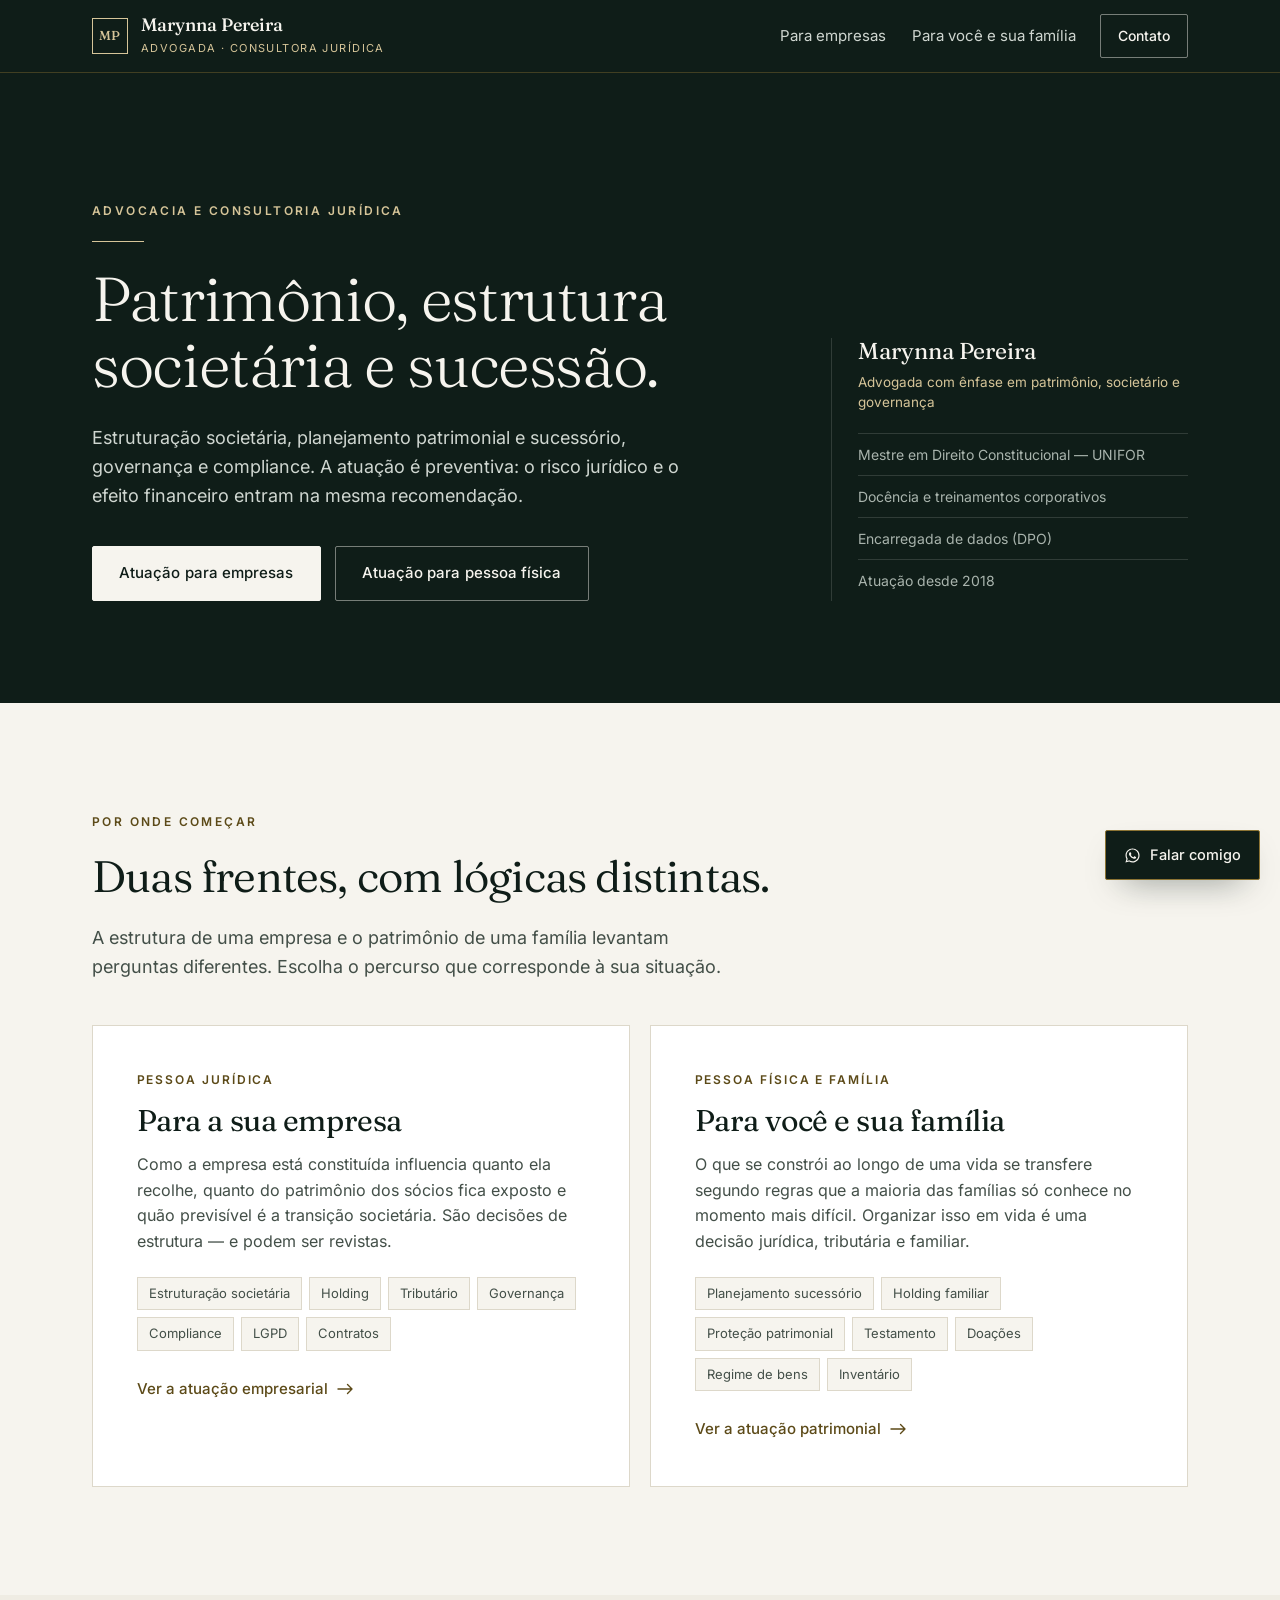
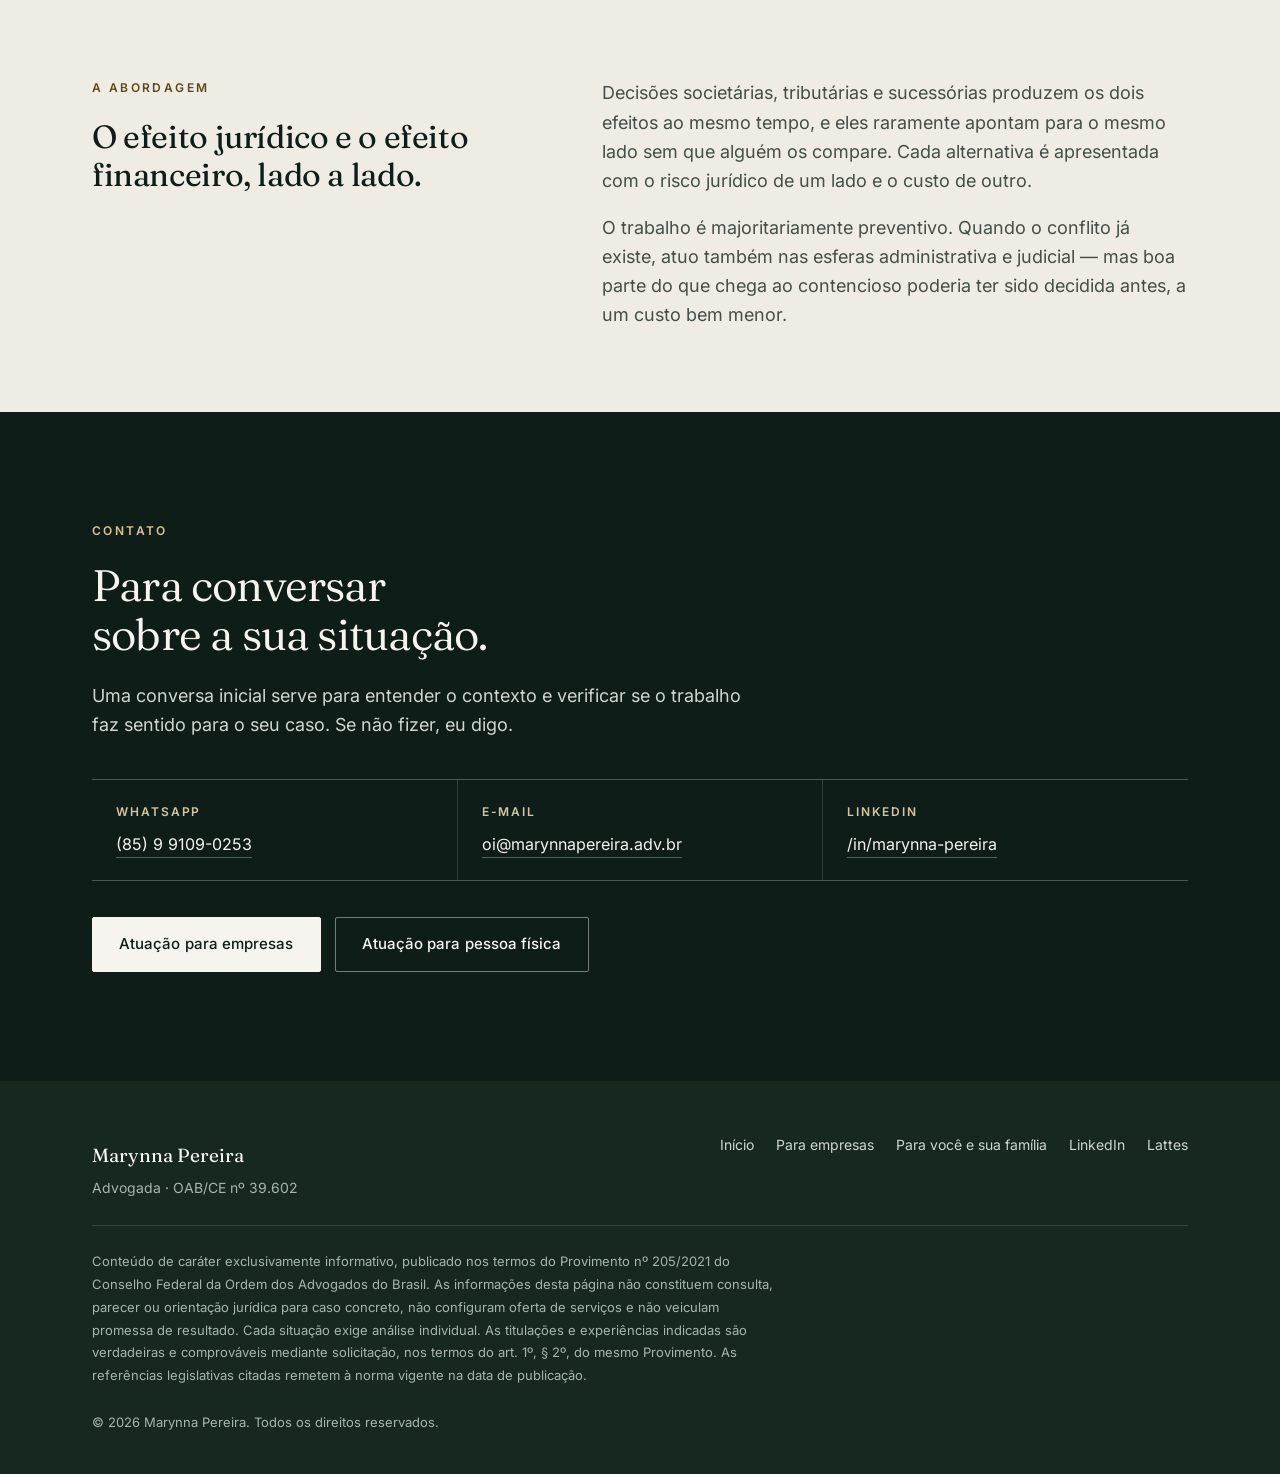
<file: index.html>
<!DOCTYPE html>
<html lang="pt-BR">
<head>
<meta charset="utf-8">
<meta name="viewport" content="width=device-width, initial-scale=1">
<title>Marynna Pereira | Advogada — Patrimônio, Societário e Governança</title>
<meta name="description" content="Advocacia e consultoria jurídica preventiva: estruturação societária, planejamento patrimonial e sucessório, governança e compliance. Risco e custo lado a lado.">
<link rel="preload" href="/fonts/fraunces-latin.7f9d191d.woff2" as="font" type="font/woff2" crossorigin>
<link rel="preload" href="/fonts/inter-latin.3100e775.woff2" as="font" type="font/woff2" crossorigin>
<meta name="author" content="Marynna Pereira">
<meta name="robots" content="index, follow, max-image-preview:large, max-snippet:-1, max-video-preview:-1">
<meta name="theme-color" content="#0F1D18">
<meta name="color-scheme" content="light">
<link rel="canonical" href="https://marynnapereira.adv.br/">
<meta property="og:url" content="https://marynnapereira.adv.br/">
<meta property="og:type" content="website">
<meta property="og:locale" content="pt_BR">
<meta property="og:title" content="Marynna Pereira | Advogada — Patrimônio, Societário e Governança">
<meta property="og:description" content="Advocacia e consultoria jurídica preventiva: estruturação societária, planejamento patrimonial e sucessório, governança e compliance. Risco e custo lado a lado.">
<meta property="og:site_name" content="Marynna Pereira — Advocacia e Consultoria Jurídica">
<meta property="og:image" content="https://marynnapereira.adv.br/og/home.png">
<meta property="og:image:type" content="image/png">
<meta property="og:image:width" content="1200">
<meta property="og:image:height" content="630">
<meta property="og:image:alt" content="Cartão do site de Marynna Pereira, advogada: Patrimônio, estrutura societária e sucessão.">
<meta name="twitter:card" content="summary_large_image">
<meta name="twitter:title" content="Marynna Pereira | Advogada — Patrimônio, Societário e Governança">
<meta name="twitter:description" content="Advocacia e consultoria jurídica preventiva: estruturação societária, planejamento patrimonial e sucessório, governança e compliance. Risco e custo lado a lado.">
<meta name="twitter:image" content="https://marynnapereira.adv.br/og/home.png">
<meta name="twitter:image:alt" content="Cartão do site de Marynna Pereira, advogada: Patrimônio, estrutura societária e sucessão.">
<link rel="icon" href="/favicon.ico" sizes="32x32">
<link rel="icon" href="/favicon.svg" type="image/svg+xml">
<link rel="apple-touch-icon" href="/apple-touch-icon.png">
<style>
@font-face{font-family:'Fraunces';font-style:normal;font-display:swap;font-weight:100 900;src:url(/fonts/fraunces-latin.7f9d191d.woff2) format('woff2');unicode-range:U+0000-00FF,U+0131,U+0152-0153,U+02BB-02BC,U+02C6,U+02DA,U+02DC,U+0304,U+0308,U+0329,U+2000-206F,U+20AC,U+2122,U+2191,U+2193,U+2212,U+2215,U+FEFF,U+FFFD;}@font-face{font-family:'Fraunces Fallback';font-style:normal;src:local('Georgia'), local('Times New Roman'), local('Liberation Serif'), local('Noto Serif');size-adjust:102.21%;ascent-override:95.69%;descent-override:24.95%;line-gap-override:0%;}@font-face{font-family:'Inter';font-style:normal;font-display:swap;font-weight:100 900;src:url(/fonts/inter-latin.3100e775.woff2) format('woff2');unicode-range:U+0000-00FF,U+0131,U+0152-0153,U+02BB-02BC,U+02C6,U+02DA,U+02DC,U+0304,U+0308,U+0329,U+2000-206F,U+20AC,U+2122,U+2191,U+2193,U+2212,U+2215,U+FEFF,U+FFFD;}@font-face{font-family:'Inter Fallback';font-style:normal;src:local('Arial'), local('Helvetica'), local('Liberation Sans'), local('Roboto');size-adjust:106.57%;ascent-override:90.9%;descent-override:22.63%;line-gap-override:0%;}
/* ============================================================
   Marynna Pereira — Advocacia e Consultoria Jurídica
   Sistema visual compartilhado

   Registro: instrumento jurídico. A afirmação fica na coluna
   de texto; a autoridade que a sustenta (lei, artigo, ano)
   fica na margem, separada por um fio. Esse par
   "margem / texto" é o motivo que se repete no site.
   ============================================================ */

:root{
  /* --- tinta e papel -------------------------------------- */
  --ink:#0F1D18;          /* verde-tinta, quase preto — superfícies escuras */
  --ink-2:#17281F;        /* um degrau acima: faixa e rodapé */
  --graphite:#2C3A33;     /* texto corrido sobre papel */
  --slate:#434F48;        /* texto secundário — 7,2:1 no papel mais escuro */
  --paper:#F6F4EE;        /* papel bone */
  --paper-2:#EFECE3;      /* seções alternadas */
  --brass:#5C4A18;        /* latão oxidado — acento sobre papel (7,8:1) */
  --brass-2:#8C7434;      /* apenas fios e bordas, nunca texto */
  --brass-soft:#D6C599;   /* acento sobre escuro (10:1) */
  --line:#DDD8CA;
  --line-dark:rgba(246,244,238,.14);
  --on-dark:#CFD6D0;      /* corpo sobre escuro */
  --on-dark-2:#A9B4AD;    /* secundário sobre escuro */

  /* --- medidas -------------------------------------------- */
  --radius:2px;
  --maxw:1160px;
  --margin-col:clamp(140px,17vw,200px);  /* coluna de margem das citações */
  --gutter:clamp(20px,4vw,32px);

  /* --- tipografia ----------------------------------------- */
  /* "… Fallback" é a fonte do sistema vestida com as métricas da fonte real
     (ver FALLBACKS em build.py): segura o texto no tamanho certo enquanto a
     real não chega. Se ela não existir no aparelho, a pilha segue normal. */
  --ff-display:"Fraunces","Fraunces Fallback",Georgia,"Times New Roman",serif;
  --ff-body:"Inter","Inter Fallback",-apple-system,BlinkMacSystemFont,"Segoe UI",Roboto,Helvetica,Arial,sans-serif;
  --t-label:12px;   /* etiquetas em caixa alta */
  --t-cite:13px;    /* citações e notas de margem */
  --t-aux:15px;     /* texto de apoio dentro de cartões */
  --t-body:17px;    /* corpo */
}

*,*::before,*::after{box-sizing:border-box}

html{
  scroll-behavior:smooth;
  /* iOS infla o corpo do texto ao girar o aparelho; a escala fica com o usuário */
  -webkit-text-size-adjust:100%;
  text-size-adjust:100%;
}
@media (prefers-reduced-motion:reduce){html{scroll-behavior:auto}}

body{
  margin:0;
  background:var(--paper);
  color:var(--graphite);
  font-family:var(--ff-body);
  font-size:var(--t-body);
  font-weight:400;
  line-height:1.65;
  -webkit-font-smoothing:antialiased;
  text-rendering:optimizeLegibility;
}

/* Fraunces varia de 100 a 900: o display é leve e grande,
   os títulos pequenos são densos. É o contraste de peso que
   dá voz à página — não o tamanho sozinho. */
h1,h2,h3,h4{
  font-family:var(--ff-display);
  color:var(--ink);
  margin:0;
  text-wrap:balance;
}

p{margin:0}
a{color:inherit}
img{max-width:100%;display:block}
ul,ol,dl,dd{margin:0;padding:0}
strong{font-weight:600}

/* foco visível em tudo que recebe teclado */
:focus-visible{
  outline:2px solid var(--brass);
  outline-offset:3px;
  border-radius:1px;
}
.on-ink :focus-visible,.hero :focus-visible,.strip :focus-visible,
.foot :focus-visible,.wa:focus-visible{outline-color:var(--brass-soft)}

/* fundo claro para destacar-se do cabeçalho escuro */
.pular{
  position:absolute;left:-9999px;top:0;z-index:200;
  background:var(--paper);color:var(--ink);border:1px solid var(--ink);
  padding:12px 20px;font-size:15px;font-weight:500;text-decoration:none;
}
.pular:focus{left:0}

/* ---------- estrutura ---------- */
/* o recuo nunca fica abaixo do entalhe da tela em paisagem */
.wrap{
  width:100%;max-width:var(--maxw);margin:0 auto;
  padding-left:max(var(--gutter),env(safe-area-inset-left));
  padding-right:max(var(--gutter),env(safe-area-inset-right));
}

section{padding:clamp(66px,8.5vw,116px) 0}
.sec-tight{padding:clamp(52px,6.5vw,84px) 0}

/* superfícies escuras */
.on-ink{background:var(--ink);color:var(--on-dark)}
.on-ink h1,.on-ink h2,.on-ink h3,.hero h1{color:var(--paper)}
.on-ink .lead,.hero .lead{color:var(--on-dark)}

/* ---------- tipografia utilitária ---------- */
.eyebrow{
  font-size:var(--t-label);
  letter-spacing:.2em;
  text-transform:uppercase;
  font-weight:600;
  color:var(--brass);
  margin:0 0 20px;
}
.on-ink .eyebrow,.hero .eyebrow{color:var(--brass-soft)}

.h-xl{font-size:clamp(37px,5.6vw,62px);font-weight:300;line-height:1.06;letter-spacing:-.022em}
.h-lg{font-size:clamp(29px,4vw,44px);font-weight:350;line-height:1.12;letter-spacing:-.018em}
.h-md{font-size:clamp(24px,2.8vw,32px);font-weight:400;line-height:1.18;letter-spacing:-.012em}

.lead{font-size:clamp(17px,1.4vw,19.5px);line-height:1.62;color:var(--slate);max-width:60ch}
.lead a{color:var(--brass);text-decoration:underline;text-underline-offset:3px}
.on-ink .lead a,.hero .lead a{color:var(--brass-soft)}
.lead-wide{max-width:none}
.lead + .lead{margin-top:18px}
h1 + .lead,h2 + .lead{margin-top:clamp(16px,1.7vw,22px)}
.measure{max-width:20ch}
.measure-wide{max-width:26ch}

/* números sempre alinhados: anos, percentuais, artigos de lei */
.cite,.yr,.strip .k,.fact .big{font-variant-numeric:tabular-nums;font-feature-settings:"tnum" 1}

.rule{width:52px;height:1px;background:var(--brass-2);margin:0 0 24px}
.on-ink .rule,.hero .rule{background:var(--brass-soft)}

/* ---------- trilha de navegação ----------
   Ocupa a linha da sobrancelha em vez de uma linha nova: o rastro é a
   própria etiqueta da página, com a origem à frente. O alvo de toque do
   link cresce por padding e volta por margem — a altura da linha não muda. */
.crumbs ol{list-style:none;display:flex;flex-wrap:wrap;align-items:center;gap:0 10px}
.crumbs li{display:flex;align-items:center;gap:0 10px}
.crumbs li + li::before{content:"/";color:var(--brass-soft);font-weight:400}
.crumbs a{
  /* 44px de alvo sem mudar a altura da linha: o padding cresce, a margem devolve */
  display:inline-block;padding:12px 0;margin:-12px 0;
  text-decoration:none;color:var(--on-dark-2);
  border-bottom:1px solid transparent;transition:color .2s,border-color .2s;
}
.crumbs a:hover{color:var(--paper);border-bottom-color:var(--brass-soft)}
@media (prefers-reduced-motion:reduce){.crumbs a{transition:none}}

/* nota de rodapé de seção — texto legal recuado */
.note{
  font-size:var(--t-cite);color:var(--slate);line-height:1.72;
  border-left:1px solid var(--brass-2);padding-left:16px;margin-top:32px;max-width:72ch;
}
.on-ink .note,.hero .note{border-left-color:var(--brass-soft);color:var(--on-dark-2)}
.note a{color:var(--brass);text-decoration:underline;text-underline-offset:2px}
.on-ink .note a,.hero .note a{color:var(--brass-soft)}

/* ---------- cabeçalho ---------- */
.site-head{
  position:sticky;top:0;z-index:60;
  background:var(--paper);
  border-bottom:1px solid var(--line);
}
.site-head.on-dark{background:var(--ink);border-bottom:1px solid rgba(140,116,52,.4)}
/* marca à esquerda; navegação e botão formam um bloco à direita */
.head-in{display:flex;align-items:center;gap:24px;min-height:72px}
.brand{margin-right:auto}

.brand{display:flex;align-items:center;gap:13px;text-decoration:none}
.mono{
  width:36px;height:36px;flex:none;
  border:1px solid var(--brass-2);
  display:grid;place-items:center;
  font-family:var(--ff-display);font-weight:500;font-size:13px;letter-spacing:.06em;
  color:var(--brass);
}
.on-dark .mono{border-color:var(--brass-soft);color:var(--brass-soft)}
.brand-name{
  display:block;font-family:var(--ff-display);font-weight:500;
  font-size:18px;letter-spacing:0;line-height:1.15;color:var(--ink);
}
.brand-role{
  display:block;font-size:11px;letter-spacing:.13em;text-transform:uppercase;
  color:var(--slate);margin-top:3px;
}
.on-dark .brand-name{color:var(--paper)}
.on-dark .brand-role{color:var(--brass-soft)}

.nav{display:flex;align-items:center;gap:26px}
/* o fio do link vive num pseudo-elemento: assim o alvo de toque pode
   crescer no celular sem que o sublinhado descole do texto */
.nav a{
  position:relative;text-decoration:none;font-size:15px;color:var(--slate);
  padding:4px 0;transition:color .2s;
}
.nav a::after{
  content:"";position:absolute;left:0;right:0;bottom:0;height:1px;
  background:transparent;transition:background-color .2s;
}
.nav a:hover{color:var(--ink)}
.nav a:hover::after{background:var(--brass-2)}
.nav a[aria-current="page"]{color:var(--ink)}
.nav a[aria-current="page"]::after{background:var(--brass)}
.on-dark .nav a{color:var(--on-dark)}
.on-dark .nav a:hover{color:var(--paper)}
.on-dark .nav a[aria-current="page"]{color:var(--paper)}
.on-dark .nav a:hover::after,
.on-dark .nav a[aria-current="page"]::after{background:var(--brass-soft)}
@media (prefers-reduced-motion:reduce){.nav a::after{transition:none}}

/* Sem menu escondido no celular. O cabeçalho é fixo, então cada pixel
   dele é pixel que a página perde: marca e Contato dividem a primeira
   linha, os dois destinos ocupam a segunda. */
@media (max-width:780px){
  /* padding lateral vem de .wrap e não pode ser zerado; só o vertical entra aqui */
  .head-in{
    display:grid;
    grid-template-columns:minmax(0,1fr) auto;
    grid-template-areas:
      "brand cta"
      "nav   nav";
    align-items:center;gap:0;min-height:0;padding-top:11px;
  }
  .brand{grid-area:brand;margin-right:0;padding-bottom:11px}
  .head-cta{grid-area:cta;justify-self:end;margin-bottom:11px}
  .nav{
    grid-area:nav;gap:0 22px;flex-wrap:wrap;
    border-top:1px solid var(--line);
  }
  .on-dark .nav{border-top-color:var(--line-dark)}
  /* 45px de altura tocável, com o fio ainda a 3px do texto */
  .nav a{font-size:14px;white-space:nowrap;padding:11px 0}
  .nav a::after{bottom:8px}
  /* dois seletores para vencer o .btn-sm declarado mais abaixo */
  .head-cta.btn-sm{padding:12px 18px}
}
/* Ao lado do botão Contato, o cargo inteiro não cabe numa linha em tela de
   telefone e quebra no meio da expressão. Como o cabeçalho é fixo, cada
   linha dele custa a página toda: sobra "Advogada", e a qualificação
   completa continua no herói e no rodapé. 424px é onde o texto inteiro
   volta a caber ao lado do botão — daí o corte em 423. */
@media (max-width:423px){.brand-role-x{display:none}}
/* 320px: nem o nome cabe ao lado do botão em corpo cheio */
@media (max-width:360px){
  .mono{width:32px;height:32px;font-size:12px}
  .brand{gap:10px}
  .brand-name{font-size:16px}
  .head-cta.btn-sm{padding:12px 14px;font-size:13.5px}
  .nav{gap:0 18px}
}
/* deitado, a tela tem altura de sobra em nada: o cabeçalho sai do caminho */
@media (max-width:900px) and (max-height:520px){
  .site-head{position:static}
}

/* ---------- botões ---------- */
.btn{
  display:inline-flex;align-items:center;gap:10px;
  padding:14px 26px;border-radius:var(--radius);
  font-size:15px;font-weight:500;letter-spacing:.005em;
  text-decoration:none;border:1px solid transparent;
  transition:background .2s,color .2s,border-color .2s;
}
.btn-primary{background:var(--ink);color:var(--paper);border-color:var(--ink)}
.btn-primary:hover{background:var(--brass)}
/* usado só quando build.py gera um cabeçalho claro (dark_head=False) */
.btn-ghost{border-color:var(--ink);color:var(--ink)}
.btn-ghost:hover{background:var(--ink);color:var(--paper)}
.btn-light{background:var(--paper);color:var(--ink);border-color:var(--paper)}
.btn-light:hover{background:#fff}
.btn-outline-light{border-color:rgba(246,244,238,.45);color:var(--paper)}
.btn-outline-light:hover{background:rgba(246,244,238,.1);border-color:var(--paper)}
.btn-sm{padding:9px 17px;font-size:14px}
.btn-row{display:flex;flex-wrap:wrap;gap:14px;margin-top:36px}

/* ---------- herói ---------- */
.hero{
  background:var(--ink);
  color:var(--on-dark);
  padding:clamp(66px,10vw,132px) 0 clamp(58px,8vw,104px);
}
.hero h1{color:var(--paper)}
.hero .lead{color:var(--on-dark);max-width:54ch;margin-top:26px}
.hero-grid{
  display:grid;grid-template-columns:1.3fr .7fr;
  gap:clamp(36px,6vw,84px);align-items:end;
}
@media (max-width:900px){.hero-grid{grid-template-columns:1fr;align-items:start}}

/* ficha do herói: mesma lógica de margem, virada na vertical */
.signature{border-left:1px solid var(--line-dark);padding-left:26px}
.signature .nm{font-family:var(--ff-display);font-weight:400;font-size:23px;color:var(--paper);line-height:1.2}
.signature .rl{font-size:13.5px;color:var(--brass-soft);margin-top:7px;line-height:1.5}
.signature ul{list-style:none;margin:20px 0 0}
.signature li{
  font-size:14px;color:var(--on-dark-2);
  padding:9px 0;border-top:1px solid var(--line-dark);
}
@media (max-width:900px){.signature{margin-top:44px}}

/* entrada do herói: o único momento animado do site */
@media (prefers-reduced-motion:no-preference){
  .hero-enter > *{animation:entra .75s cubic-bezier(.22,.61,.36,1) backwards}
  .hero-enter > :nth-child(1){animation-delay:.05s}
  .hero-enter > :nth-child(2){animation-delay:.13s}
  .hero-enter > :nth-child(3){animation-delay:.21s}
  .hero-enter > :nth-child(4){animation-delay:.32s}
  .hero-enter > :nth-child(5){animation-delay:.43s}
  .hero-grid > .signature{animation:entra .75s cubic-bezier(.22,.61,.36,1) .54s backwards}
}
@keyframes entra{from{opacity:0;transform:translateY(14px)}to{opacity:1;transform:none}}
.strip .k{font-family:var(--ff-display);font-weight:400;font-size:20px;color:var(--paper);line-height:1.25}
/* Ao reduzir as colunas, o fio que separava lado a lado passa a separar
   de cima para baixo — e o que sobrava na beira da tela sai. */
@media (max-width:820px){
  .strip-in{grid-template-columns:repeat(2,1fr);border-left:none}
  .strip .item{padding:20px var(--gutter);border-top:1px solid var(--line-dark)}
  .strip .item:nth-child(-n+2){border-top:none}
  .strip .item:nth-child(2n){border-right:none}
}

/* ---------- bifurcação (home) ---------- */
.fork{display:grid;grid-template-columns:1fr 1fr;gap:20px;margin-top:44px}
@media (max-width:840px){.fork{grid-template-columns:1fr}}
.fork-card{
  display:block;text-decoration:none;color:inherit;
  background:#fff;border:1px solid var(--line);
  padding:clamp(28px,3.4vw,44px);
  position:relative;
  transition:border-color .25s,box-shadow .25s;
}
.fork-card::before{
  content:"";position:absolute;left:-1px;top:0;bottom:0;width:2px;
  background:var(--brass);transform:scaleY(0);transform-origin:top;transition:transform .3s ease;
}
.fork-card:hover{border-color:var(--brass-2);box-shadow:0 16px 40px -30px rgba(15,29,24,.5)}
.fork-card:hover::before,.fork-card:focus-visible::before{transform:scaleY(1)}
.fork-card .tag{
  display:block;font-size:var(--t-label);letter-spacing:.16em;text-transform:uppercase;
  color:var(--brass);font-weight:600;
}
.fork-card h3{margin:15px 0 13px;font-size:clamp(23px,2.6vw,30px);font-weight:400;line-height:1.16;letter-spacing:-.014em}
.fork-card p{color:var(--slate);font-size:16px;line-height:1.6}
.fork-card ul{list-style:none;margin:22px 0 0;display:flex;flex-wrap:wrap;gap:7px}
.fork-card li{
  font-size:13px;color:var(--slate);
  border:1px solid var(--line);padding:5px 11px;background:var(--paper);
}
.fork-card .go{
  margin-top:26px;display:inline-flex;align-items:center;gap:9px;
  font-size:15px;font-weight:500;color:var(--brass);
}
.fork-card .go svg{transition:transform .25s}
.fork-card:hover .go svg{transform:translateX(5px)}
@media (prefers-reduced-motion:reduce){
  .fork-card::before{transition:none}
  .fork-card .go svg{transition:none}
}

/* ---------- referências legais: o motivo margem / texto ----
   A afirmação ocupa a coluna larga. O número, o rótulo e a
   fonte legal ficam na margem, presos por um fio — como a
   nota marginal de um instrumento. -------------------------- */
.facts{background:var(--paper-2)}
/* Três afirmações empilhadas, não lado a lado: cada uma precisa da
   margem inteira para que o número, o rótulo e a fonte legal caibam
   ali sem espremer o texto. */
.facts-grid{border-bottom:1px solid var(--line);margin-top:40px}
.fact{
  display:grid;align-content:start;
  grid-template-columns:var(--margin-col) minmax(0,58ch);
  column-gap:clamp(26px,4vw,56px);
  padding:clamp(28px,3.2vw,38px) 0;
  border-top:1px solid var(--line);
  grid-template-areas:
    "num  txt"
    "lbl  txt"
    "cite txt";
}
.fact .big{
  grid-area:num;
  font-family:var(--ff-display);font-weight:300;
  font-size:clamp(38px,4.4vw,52px);color:var(--ink);line-height:.9;letter-spacing:-.03em;
}
.fact .lbl{
  grid-area:lbl;
  font-size:var(--t-label);letter-spacing:.11em;text-transform:uppercase;
  color:var(--brass);margin-top:12px;font-weight:600;line-height:1.45;
}
.fact .txt{grid-area:txt;font-size:16.5px;color:var(--graphite);line-height:1.66}
.fact .cite{
  grid-area:cite;align-self:start;
  font-style:normal;font-size:var(--t-cite);color:var(--slate);line-height:1.5;
  margin-top:16px;padding-top:13px;border-top:1px solid var(--brass-2);
}
/* margem estreita demais para segurar a nota: ela volta para baixo do texto */
@media (max-width:620px){
  .fact{
    grid-template-columns:1fr;
    grid-template-areas:"num" "lbl" "txt" "cite";
  }
  .fact .txt{margin-top:20px}
  .fact .cite{margin-top:16px}
}

/* ---------- lista de pontos de atenção ----------
   Sem numeração: não é uma sequência, é um conjunto. */
.checklist{display:grid;grid-template-columns:repeat(2,1fr);gap:0 clamp(32px,5vw,72px);margin-top:44px}
@media (max-width:820px){.checklist{grid-template-columns:1fr}}
.checklist > li{list-style:none;padding:24px 0;border-top:1px solid var(--line)}
.checklist h3{font-size:19px;font-weight:500;line-height:1.3;margin-bottom:9px;letter-spacing:-.006em}
.checklist p{font-size:var(--t-aux);color:var(--slate);line-height:1.64}

/* ---------- método / princípios ---------- */
.split{display:grid;grid-template-columns:.85fr 1.15fr;gap:clamp(32px,6vw,80px);align-items:start}
@media (max-width:900px){.split{grid-template-columns:1fr}}
.principles{list-style:none}
.principles li{padding:26px 0;border-top:1px solid var(--line)}
.principles li:last-child{border-bottom:1px solid var(--line)}
.principles h3{font-size:20px;font-weight:500;margin-bottom:9px;letter-spacing:-.008em}
.principles p{font-size:15.5px;color:var(--slate);line-height:1.64}

/* ---------- áreas de atuação ---------- */
.grid{
  display:grid;gap:1px;background:var(--line);
  border:1px solid var(--line);margin-top:40px;list-style:none;
}
.grid-3{grid-template-columns:repeat(3,1fr)}
@media (max-width:900px){.grid-3{grid-template-columns:repeat(2,1fr)}}
@media (max-width:620px){.grid-3{grid-template-columns:1fr}}
.cell{background:var(--paper);padding:clamp(24px,2.6vw,32px);transition:background .25s}
.facts .cell{background:var(--paper-2)}
.cell:hover,.facts .cell:hover{background:#fff}
.cell h3{font-size:19px;font-weight:500;margin-bottom:10px;letter-spacing:-.006em;line-height:1.3}
.cell p{font-size:var(--t-aux);line-height:1.62;color:var(--slate)}

/* ---------- etapas: aqui a numeração informa mesmo ----------
   São quatro fases em ordem, e a ordem importa. */
.steps-grid{
  display:grid;grid-template-columns:repeat(4,1fr);gap:1px;
  background:var(--line-dark);border-top:1px solid var(--line-dark);margin-top:44px;
  list-style:none;counter-reset:etapa;
}
@media (max-width:880px){.steps-grid{grid-template-columns:repeat(2,1fr)}}
@media (max-width:540px){.steps-grid{grid-template-columns:1fr}}
.step{background:var(--ink);padding:30px 26px 34px;counter-increment:etapa}
.step::before{
  content:counter(etapa,decimal-leading-zero);
  font-family:var(--ff-display);font-weight:400;font-size:15px;
  color:var(--brass-soft);letter-spacing:.08em;font-variant-numeric:tabular-nums;
}
.step h3{font-size:19px;font-weight:500;color:var(--paper);margin:14px 0 10px;letter-spacing:-.006em}
.step p{font-size:15.5px;color:var(--on-dark-2);line-height:1.62}

/* ---------- perguntas frequentes ---------- */
.faq{max-width:78ch;margin-top:36px}
.faq details{border-top:1px solid var(--line)}
.faq details:last-of-type{border-bottom:1px solid var(--line)}
.faq summary{
  list-style:none;cursor:pointer;padding:22px 48px 22px 0;position:relative;
  font-family:var(--ff-display);font-weight:500;font-size:19px;line-height:1.38;color:var(--ink);
  transition:color .2s;
}
.faq summary::-webkit-details-marker{display:none}
.faq summary:hover{color:var(--brass)}
.faq summary::after{
  content:"";position:absolute;right:10px;top:31px;
  width:10px;height:10px;
  border-right:1.5px solid var(--brass);border-bottom:1.5px solid var(--brass);
  transform:rotate(45deg);transition:transform .25s;
}
.faq details[open] summary::after{transform:rotate(-135deg);top:35px}
@media (prefers-reduced-motion:reduce){.faq summary::after{transition:none}}
.faq .ans{padding:0 48px 24px 0;font-size:15.5px;color:var(--slate);line-height:1.68}
/* a seta só existe no resumo: a resposta não precisa reservar a coluna dela */
@media (max-width:620px){
  .faq summary{padding-right:38px;font-size:18px}
  .faq summary::after{right:4px}
  .faq .ans{padding-right:0}
}

/* ---------- chamada intermediária ---------- */
.mid-cta{
  background:var(--paper-2);
  border-top:1px solid var(--line);border-bottom:1px solid var(--line);
  padding:clamp(32px,4.2vw,48px) 0;
}
.mid-cta-in{display:flex;align-items:center;justify-content:space-between;gap:28px;flex-wrap:wrap}
.mid-cta h2{font-size:clamp(21px,2.3vw,26px);font-weight:400;max-width:28ch;letter-spacing:-.012em}
.mid-cta p{font-size:var(--t-aux);color:var(--slate);margin-top:8px;max-width:50ch}

/* ---------- contato ---------- */
.cta{background:var(--ink);color:var(--on-dark)}
.contact-list{
  list-style:none;margin:40px 0 0;display:grid;grid-template-columns:repeat(3,1fr);gap:1px;
  background:var(--line-dark);border-top:1px solid var(--line-dark);border-bottom:1px solid var(--line-dark);
}
@media (max-width:760px){.contact-list{grid-template-columns:1fr}}
.contact-list li{background:var(--ink);padding:22px 24px}
.contact-list .k{
  font-size:var(--t-label);letter-spacing:.16em;text-transform:uppercase;
  color:var(--brass-soft);font-weight:600;
}
.contact-list a{
  display:inline-block;margin-top:9px;font-size:16px;color:var(--paper);text-decoration:none;
  border-bottom:1px solid rgba(246,244,238,.3);transition:border-color .2s;
}
.contact-list a:hover{border-bottom-color:var(--brass-soft)}
/* o alvo cresce por cima do texto: o fio continua rente à palavra */
@media (max-width:780px){
  .contact-list li{padding:16px 20px}
  .contact-list a{margin-top:0;padding:14px 0 3px}
}

/* ---------- rodapé ---------- */
.foot{background:var(--ink-2);color:var(--on-dark-2);padding:52px 0 40px;font-size:14px}
.foot a{color:var(--on-dark);text-decoration:none;border-bottom:1px solid rgba(246,244,238,.28)}
.foot a:hover{color:var(--paper);border-bottom-color:var(--brass-soft)}
.foot-top{
  display:flex;justify-content:space-between;gap:32px;flex-wrap:wrap;
  padding-bottom:26px;border-bottom:1px solid var(--line-dark);
}
.foot .idn{font-family:var(--ff-display);font-weight:400;font-size:19px;color:var(--paper)}
.foot-id p{margin-top:7px;line-height:1.6}
.foot-nav{display:flex;gap:22px;flex-wrap:wrap}
.foot-nav a{border-bottom:none}
/* no celular a lista do rodapé é o menu de verdade: precisa de alvo */
@media (max-width:780px){
  /* o alvo cresce para os lados e o vão diminui na mesma medida: o
     espaçamento visto continua 24px, o dedo ganha 12px */
  .foot-nav{gap:0 12px}
  .foot-nav a{padding:11px 6px}
}
.disclaimer{margin-top:24px;font-size:13px;line-height:1.75;color:var(--on-dark-2);max-width:86ch}

/* ---------- atalho de WhatsApp ---------- */
.wa{
  position:fixed;z-index:80;
  right:max(20px,env(safe-area-inset-right));
  bottom:max(20px,env(safe-area-inset-bottom));
  display:inline-flex;align-items:center;gap:9px;
  background:var(--ink);color:var(--paper);text-decoration:none;
  padding:12px 18px;border:1px solid var(--brass-2);border-radius:var(--radius);
  font-size:14.5px;font-weight:500;
  box-shadow:0 14px 34px -18px rgba(15,29,24,.75);
  transition:background .2s;
}
.wa:hover{background:var(--brass)}
/* o botão flutua sobre o rodapé: reserva o espaço dele */
.foot{padding-bottom:calc(96px + env(safe-area-inset-bottom,0px))}
@media (min-width:900px){.foot{padding-bottom:40px}}

/* No telefone o atalho vira disco, só o símbolo.
   Com o rótulo, ele media 141px de largura e cobria a metade direita de um
   dos botões do herói em tela estreita (320px) ou baixa (640px de altura).
   Como flutua por cima, o toque ia para o WhatsApp em vez do destino mirado.
   Encolher é o que resolve: elemento fixo cobre o pé da tela em qualquer
   rolagem, então reservar espaço no fim do documento não adiantaria — o
   choque é com o herói, no topo. O nome fica no aria-label. */
@media (max-width:560px){
  .wa{
    right:max(16px,env(safe-area-inset-right));
    bottom:max(16px,env(safe-area-inset-bottom));
    width:56px;height:56px;padding:0;
    justify-content:center;
    border-radius:50%;
    gap:0;
  }
  /* o nome continua no aria-label, que é o que o leitor de tela anuncia */
  .wa-t{display:none}
  .wa svg{width:23px;height:23px}
}

/* ---------- aparelhos de toque ----------
   Tablet largo cai no cabeçalho de desktop, mas continua sendo dedo e não
   ponteiro. Quem decide o tamanho do alvo aqui é o apontador, não a largura.
   Vem por último de propósito: precisa vencer as regras acima. */
@media (pointer:coarse){
  .nav a{padding:11px 0}
  .nav a::after{bottom:8px}
  .head-cta.btn-sm{padding:12px 18px}
  .foot-nav{gap:0 12px}
  .foot-nav a{padding:11px 6px}
  .contact-list a{margin-top:0;padding:14px 0 3px}
}

/* ---------- impressão ---------- */
@media print{
  .site-head,.wa,.mid-cta,.pular,.btn-row,.fork-card .go{display:none}
  *{background:#fff!important;color:#000!important;box-shadow:none!important}
  body{font-size:11pt;line-height:1.5}
  .hero{padding:0 0 24pt}
  section{padding:18pt 0;break-inside:avoid}
  .faq details{display:block}
  .faq .ans{display:block!important}
  a[href^="http"]::after{content:" (" attr(href) ")";font-size:9pt;color:#444!important}
}

</style>
<script type="application/ld+json">
{
  "@context": "https://schema.org",
  "@graph": [
    {
      "@type": "Person",
      "@id": "https://marynnapereira.adv.br/#marynna",
      "name": "Marynna Pereira",
      "jobTitle": "Advogada",
      "knowsLanguage": [
        "pt-BR",
        "en",
        "es",
        "fr",
        "zh"
      ],
      "knowsAbout": [
        "Direito societário",
        "Planejamento patrimonial",
        "Planejamento sucessório",
        "Direito tributário",
        "Governança corporativa",
        "Compliance",
        "LGPD"
      ],
      "alumniOf": {
        "@type": "CollegeOrUniversity",
        "name": "Universidade de Fortaleza (UNIFOR)"
      },
      "hasCredential": [
        {
          "@type": "EducationalOccupationalCredential",
          "credentialCategory": "Inscrição profissional",
          "identifier": "OAB/CE nº 39.602",
          "recognizedBy": {
            "@type": "Organization",
            "name": "Ordem dos Advogados do Brasil — Seccional Ceará"
          }
        },
        {
          "@type": "EducationalOccupationalCredential",
          "credentialCategory": "Mestrado",
          "name": "Mestrado em Direito Constitucional",
          "recognizedBy": {
            "@type": "CollegeOrUniversity",
            "name": "Universidade de Fortaleza (UNIFOR)"
          }
        }
      ],
      "sameAs": [
        "https://www.linkedin.com/in/marynna-pereira",
        "https://lattes.cnpq.br/7021509895045643"
      ],
      "worksFor": {
        "@id": "https://marynnapereira.adv.br/#banca"
      },
      "url": "https://marynnapereira.adv.br/"
    },
    {
      "@type": "Attorney",
      "@id": "https://marynnapereira.adv.br/#banca",
      "name": "Marynna Pereira — Advocacia e Consultoria Jurídica",
      "description": "Advocacia e consultoria jurídica preventiva: estruturação societária, planejamento patrimonial e sucessório, governança e compliance. Risco e custo lado a lado.",
      "address": {
        "@type": "PostalAddress",
        "addressLocality": "Fortaleza",
        "addressRegion": "CE",
        "addressCountry": "BR"
      },
      "telephone": "+5585991090253",
      "email": "oi@marynnapereira.adv.br",
      "areaServed": {
        "@type": "Country",
        "name": "Brasil"
      },
      "knowsAbout": [
        "Direito societário",
        "Planejamento patrimonial",
        "Planejamento sucessório",
        "Direito tributário",
        "Governança corporativa",
        "Compliance",
        "LGPD"
      ],
      "knowsLanguage": [
        "pt-BR",
        "en",
        "es",
        "fr",
        "zh"
      ],
      "sameAs": [
        "https://www.linkedin.com/in/marynna-pereira",
        "https://lattes.cnpq.br/7021509895045643"
      ],
      "founder": {
        "@id": "https://marynnapereira.adv.br/#marynna"
      },
      "employee": {
        "@id": "https://marynnapereira.adv.br/#marynna"
      },
      "url": "https://marynnapereira.adv.br/",
      "image": {
        "@type": "ImageObject",
        "url": "https://marynnapereira.adv.br/og/home.png",
        "width": 1200,
        "height": 630
      }
    },
    {
      "@type": "WebSite",
      "@id": "https://marynnapereira.adv.br/#site",
      "name": "Marynna Pereira — Advocacia e Consultoria Jurídica",
      "inLanguage": "pt-BR",
      "publisher": {
        "@id": "https://marynnapereira.adv.br/#banca"
      },
      "url": "https://marynnapereira.adv.br/"
    },
    {
      "@type": "WebPage",
      "@id": "https://marynnapereira.adv.br/#pagina",
      "name": "Marynna Pereira | Advogada — Patrimônio, Societário e Governança",
      "description": "Advocacia e consultoria jurídica preventiva: estruturação societária, planejamento patrimonial e sucessório, governança e compliance. Risco e custo lado a lado.",
      "inLanguage": "pt-BR",
      "isPartOf": {
        "@id": "https://marynnapereira.adv.br/#site"
      },
      "about": {
        "@id": "https://marynnapereira.adv.br/#banca"
      },
      "url": "https://marynnapereira.adv.br/",
      "primaryImageOfPage": {
        "@type": "ImageObject",
        "url": "https://marynnapereira.adv.br/og/home.png",
        "width": 1200,
        "height": 630,
        "caption": "Cartão do site de Marynna Pereira, advogada: Patrimônio, estrutura societária e sucessão."
      },
      "dateModified": "2026-08-02"
    }
  ]
}
</script>
</head>
<body>
<a class="pular" href="#conteudo">Ir para o conteúdo</a>
<header class="site-head on-dark">
  <div class="wrap head-in">
    <a class="brand" href="./">
      <span class="mono" aria-hidden="true">MP</span>
      <span>
        <span class="brand-name">Marynna Pereira</span>
        <span class="brand-role">Advogada<span class="brand-role-x"> · Consultora jurídica</span></span>
      </span>
    </a>
    <nav class="nav" aria-label="Principal">
      <a href="empresas/">Para empresas</a>
      <a href="patrimonio-e-sucessao/">Para você e sua família</a>
    </nav>
    <a href="#contato" class="head-cta btn btn-sm btn-outline-light">Contato</a>
  </div>
</header>
<main id="conteudo">
<!-- ============ HERÓI ============ -->
<section class="hero">
  <div class="wrap">
    <div class="hero-grid">
      <div class="hero-enter">
        <p class="eyebrow">Advocacia e consultoria jurídica</p>
        <div class="rule"></div>
        <h1 class="h-xl">Patrimônio, estrutura societária e sucessão.</h1>
        <p class="lead">
          Estruturação societária, planejamento patrimonial e sucessório, governança e
          compliance. A atuação é preventiva: o risco jurídico e o efeito financeiro entram
          na mesma recomendação.
        </p>
        <div class="btn-row">
          <a class="btn btn-light" href="empresas/">Atuação para empresas</a>
          <a class="btn btn-outline-light" href="patrimonio-e-sucessao/">Atuação para pessoa física</a>
        </div>
      </div>

      <aside class="signature" aria-label="Resumo profissional">
        <p class="nm">Marynna Pereira</p>
        <p class="rl">Advogada com ênfase em patrimônio, societário e governança</p>
        <ul>
          <li>Mestre em Direito Constitucional — UNIFOR</li>
          <li>Docência e treinamentos corporativos</li>
          <li>Encarregada de dados (DPO)</li>
          <li>Atuação desde 2018</li>
        </ul>
      </aside>
    </div>
  </div>
</section>

<!-- ============ BIFURCAÇÃO ============ -->
<section id="atuacao" aria-labelledby="t-atuacao">
  <div class="wrap">
    <p class="eyebrow">Por onde começar</p>
    <h2 class="h-lg measure-wide" id="t-atuacao">Duas frentes, com lógicas distintas.</h2>
    <p class="lead">
      A estrutura de uma empresa e o patrimônio de uma família levantam perguntas diferentes.
      Escolha o percurso que corresponde à sua situação.
    </p>

    <div class="fork">
      <a class="fork-card" href="empresas/">
        <span class="tag">Pessoa jurídica</span>
        <h3>Para a sua empresa</h3>
        <p>
          Como a empresa está constituída influencia quanto ela recolhe, quanto do patrimônio
          dos sócios fica exposto e quão previsível é a transição societária. São decisões de
          estrutura — e podem ser revistas.
        </p>
        <ul>
          <li>Estruturação societária</li>
          <li>Holding</li>
          <li>Tributário</li>
          <li>Governança</li>
          <li>Compliance</li>
          <li>LGPD</li>
          <li>Contratos</li>
        </ul>
        <span class="go">
          Ver a atuação empresarial
          <svg width="17" height="12" viewBox="0 0 17 12" fill="none" aria-hidden="true"><path d="M1 6h14M10.5 1.5 15 6l-4.5 4.5" stroke="currentColor" stroke-width="1.4" stroke-linecap="round" stroke-linejoin="round"/></svg>
        </span>
      </a>

      <a class="fork-card" href="patrimonio-e-sucessao/">
        <span class="tag">Pessoa física e família</span>
        <h3>Para você e sua família</h3>
        <p>
          O que se constrói ao longo de uma vida se transfere segundo regras que a maioria das
          famílias só conhece no momento mais difícil. Organizar isso em vida é uma decisão
          jurídica, tributária e familiar.
        </p>
        <ul>
          <li>Planejamento sucessório</li>
          <li>Holding familiar</li>
          <li>Proteção patrimonial</li>
          <li>Testamento</li>
          <li>Doações</li>
          <li>Regime de bens</li>
          <li>Inventário</li>
        </ul>
        <span class="go">
          Ver a atuação patrimonial
          <svg width="17" height="12" viewBox="0 0 17 12" fill="none" aria-hidden="true"><path d="M1 6h14M10.5 1.5 15 6l-4.5 4.5" stroke="currentColor" stroke-width="1.4" stroke-linecap="round" stroke-linejoin="round"/></svg>
        </span>
      </a>
    </div>
  </div>
</section>

<!-- ============ ABORDAGEM ============ -->
<section class="facts sec-tight" aria-labelledby="t-abordagem">
  <div class="wrap">
    <div class="split">
      <div>
        <p class="eyebrow">A abordagem</p>
        <h2 class="h-md" id="t-abordagem">O efeito jurídico e o efeito financeiro, lado a lado.</h2>
      </div>
      <div>
        <p class="lead lead-wide">
          Decisões societárias, tributárias e sucessórias produzem os dois efeitos ao mesmo tempo,
          e eles raramente apontam para o mesmo lado sem que alguém os compare. Cada alternativa
          é apresentada com o risco jurídico de um lado e o custo de outro.
        </p>
        <p class="lead lead-wide">
          O trabalho é majoritariamente preventivo. Quando o conflito já existe, atuo também nas
          esferas administrativa e judicial — mas boa parte do que chega ao contencioso poderia
          ter sido decidida antes, a um custo bem menor.
        </p>
      </div>
    </div>
  </div>
</section>

<!-- ============ CONTATO ============ -->
<section class="cta on-ink" id="contato" aria-labelledby="t-contato">
  <div class="wrap">
    <p class="eyebrow">Contato</p>
    <h2 class="h-lg measure" id="t-contato">Para conversar sobre a sua situação.</h2>
    <p class="lead">
      Uma conversa inicial serve para entender o contexto e verificar se o trabalho faz sentido
      para o seu caso. Se não fizer, eu digo.
    </p>
    <ul class="contact-list">
      <li>
        <div class="k">WhatsApp</div>
        <a href="https://wa.me/5585991090253?text=Ol%C3%A1%2C%20Marynna.%20Cheguei%20pelo%20seu%20site%20e%20gostaria%20de%20conversar." target="_blank" rel="noopener">(85) 9 9109-0253</a>
      </li>
      <li>
        <div class="k">E-mail</div>
        <a href="mailto:oi@marynnapereira.adv.br">oi@marynnapereira.adv.br</a>
      </li>
      <li>
        <div class="k">LinkedIn</div>
        <a href="https://www.linkedin.com/in/marynna-pereira" target="_blank" rel="noopener">/in/marynna-pereira</a>
      </li>
    </ul>
    <div class="btn-row">
      <a class="btn btn-light" href="empresas/">Atuação para empresas</a>
      <a class="btn btn-outline-light" href="patrimonio-e-sucessao/">Atuação para pessoa física</a>
    </div>
  </div>
</section>

</main>
<footer class="foot">
  <div class="wrap">
    <div class="foot-top">
      <div class="foot-id">
        <p class="idn">Marynna Pereira</p>
        <p>Advogada · OAB/CE nº 39.602</p>
      </div>
      <nav class="foot-nav" aria-label="Rodapé">
        <a href="./">Início</a>
        <a href="empresas/">Para empresas</a>
        <a href="patrimonio-e-sucessao/">Para você e sua família</a>
        <a href="https://www.linkedin.com/in/marynna-pereira" target="_blank" rel="noopener">LinkedIn</a>
        <a href="https://lattes.cnpq.br/7021509895045643" target="_blank" rel="noopener">Lattes</a>
      </nav>
    </div>
    <p class="disclaimer">
      Conteúdo de caráter exclusivamente informativo, publicado nos termos do Provimento nº 205/2021
      do Conselho Federal da Ordem dos Advogados do Brasil. As informações desta página não
      constituem consulta, parecer ou orientação jurídica para caso concreto, não configuram oferta
      de serviços e não veiculam promessa de resultado. Cada situação exige análise individual. As titulações e experiências indicadas são verdadeiras e comprováveis mediante solicitação, nos termos do art. 1º, § 2º, do mesmo Provimento. As
      referências legislativas citadas remetem à norma vigente na data de publicação.
    </p>
    <p class="disclaimer">
      © <span id="yr">2026</span> Marynna Pereira. Todos os direitos reservados.
    </p>
  </div>
</footer>
<a class="wa" href="https://wa.me/5585991090253?text=Ol%C3%A1%2C%20Marynna.%20Cheguei%20pelo%20seu%20site%20e%20gostaria%20de%20conversar." target="_blank" rel="noopener" aria-label="Falar comigo pelo WhatsApp">
  <svg width="17" height="17" viewBox="0 0 24 24" fill="currentColor" aria-hidden="true"><path d="M12.04 2C6.58 2 2.13 6.45 2.13 11.91c0 1.75.46 3.45 1.32 4.95L2 22l5.25-1.38a9.9 9.9 0 0 0 4.79 1.22h.01c5.46 0 9.91-4.45 9.91-9.91 0-2.65-1.03-5.14-2.9-7.01A9.82 9.82 0 0 0 12.04 2Zm0 18.15h-.01a8.23 8.23 0 0 1-4.19-1.15l-.3-.18-3.12.82.83-3.04-.2-.31a8.19 8.19 0 0 1-1.26-4.38c0-4.54 3.7-8.23 8.25-8.23 2.2 0 4.27.86 5.83 2.41a8.19 8.19 0 0 1 2.41 5.83c0 4.54-3.7 8.23-8.24 8.23Zm4.52-6.16c-.25-.12-1.47-.72-1.69-.81-.23-.08-.39-.12-.56.13-.16.24-.64.8-.78.97-.14.16-.29.19-.54.06-.25-.12-1.05-.39-1.99-1.23-.74-.66-1.23-1.47-1.38-1.72-.14-.25-.01-.38.11-.5.11-.11.25-.29.37-.43.13-.15.17-.25.25-.41.08-.17.04-.31-.02-.43-.06-.12-.56-1.34-.76-1.84-.2-.48-.4-.42-.56-.43-.14 0-.31-.01-.47-.01-.17 0-.43.06-.66.31-.23.25-.86.85-.86 2.07 0 1.21.89 2.39 1.01 2.55.12.17 1.75 2.67 4.23 3.74.59.26 1.05.41 1.41.52.59.19 1.13.16 1.56.1.48-.07 1.47-.6 1.67-1.18.21-.58.21-1.07.15-1.18-.06-.1-.23-.17-.48-.29Z"/></svg>
  <span class="wa-t">Falar comigo</span>
</a>
<script>
(function () {
  var y = document.getElementById('yr');
  if (y) y.textContent = new Date().getFullYear();
})();
</script>
</body>
</html>
</file>
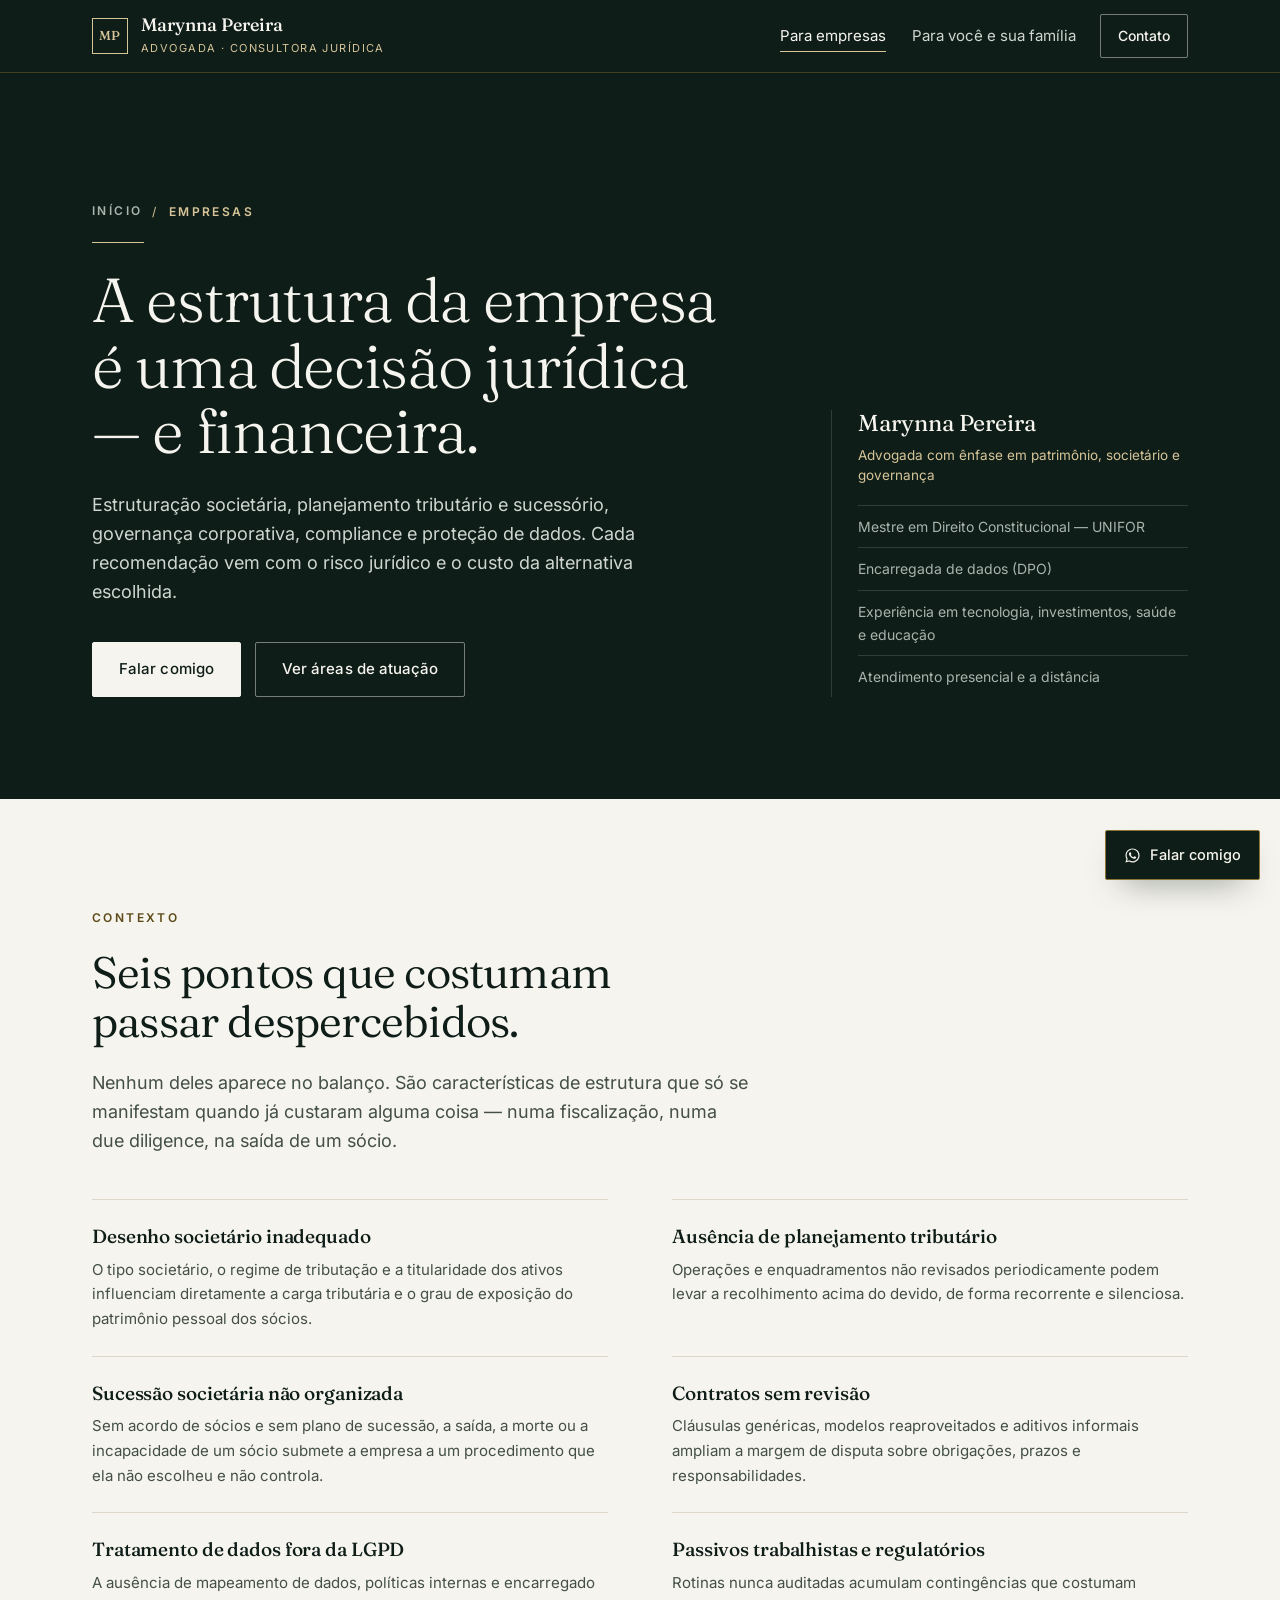
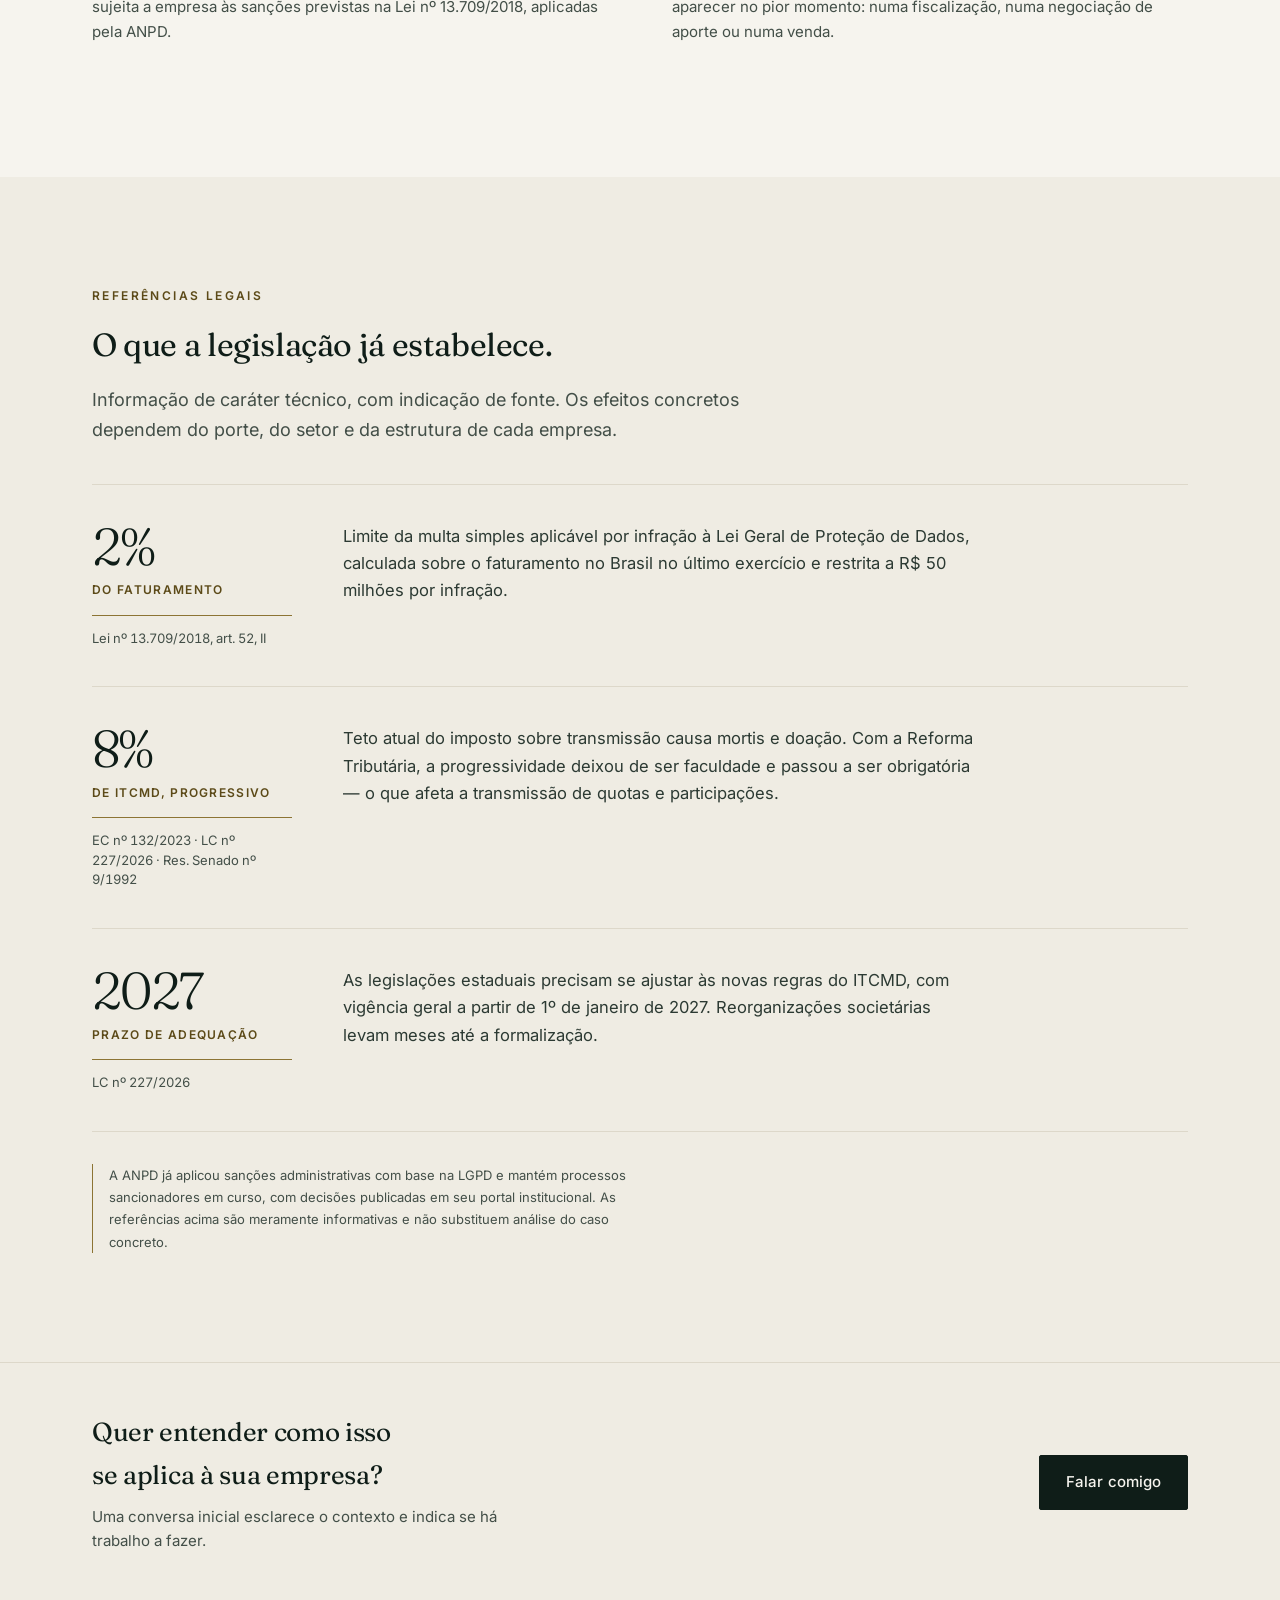
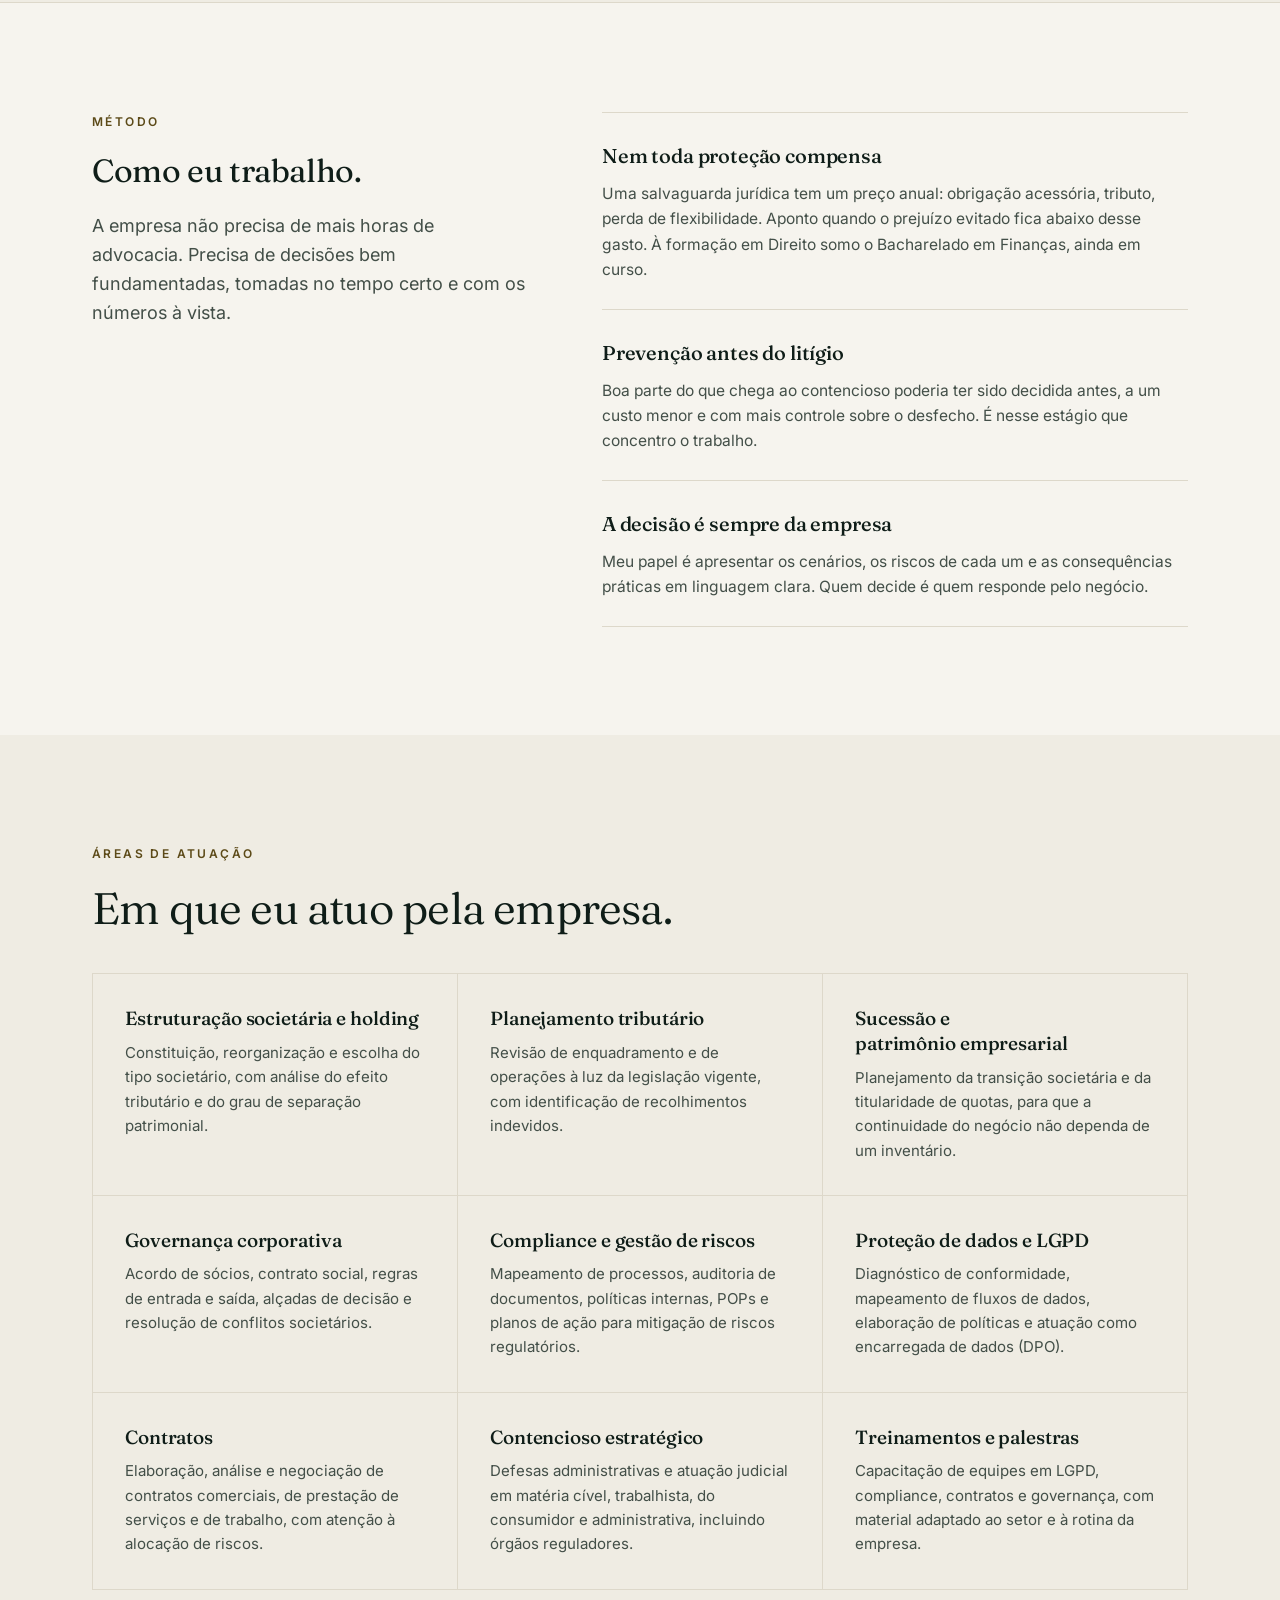
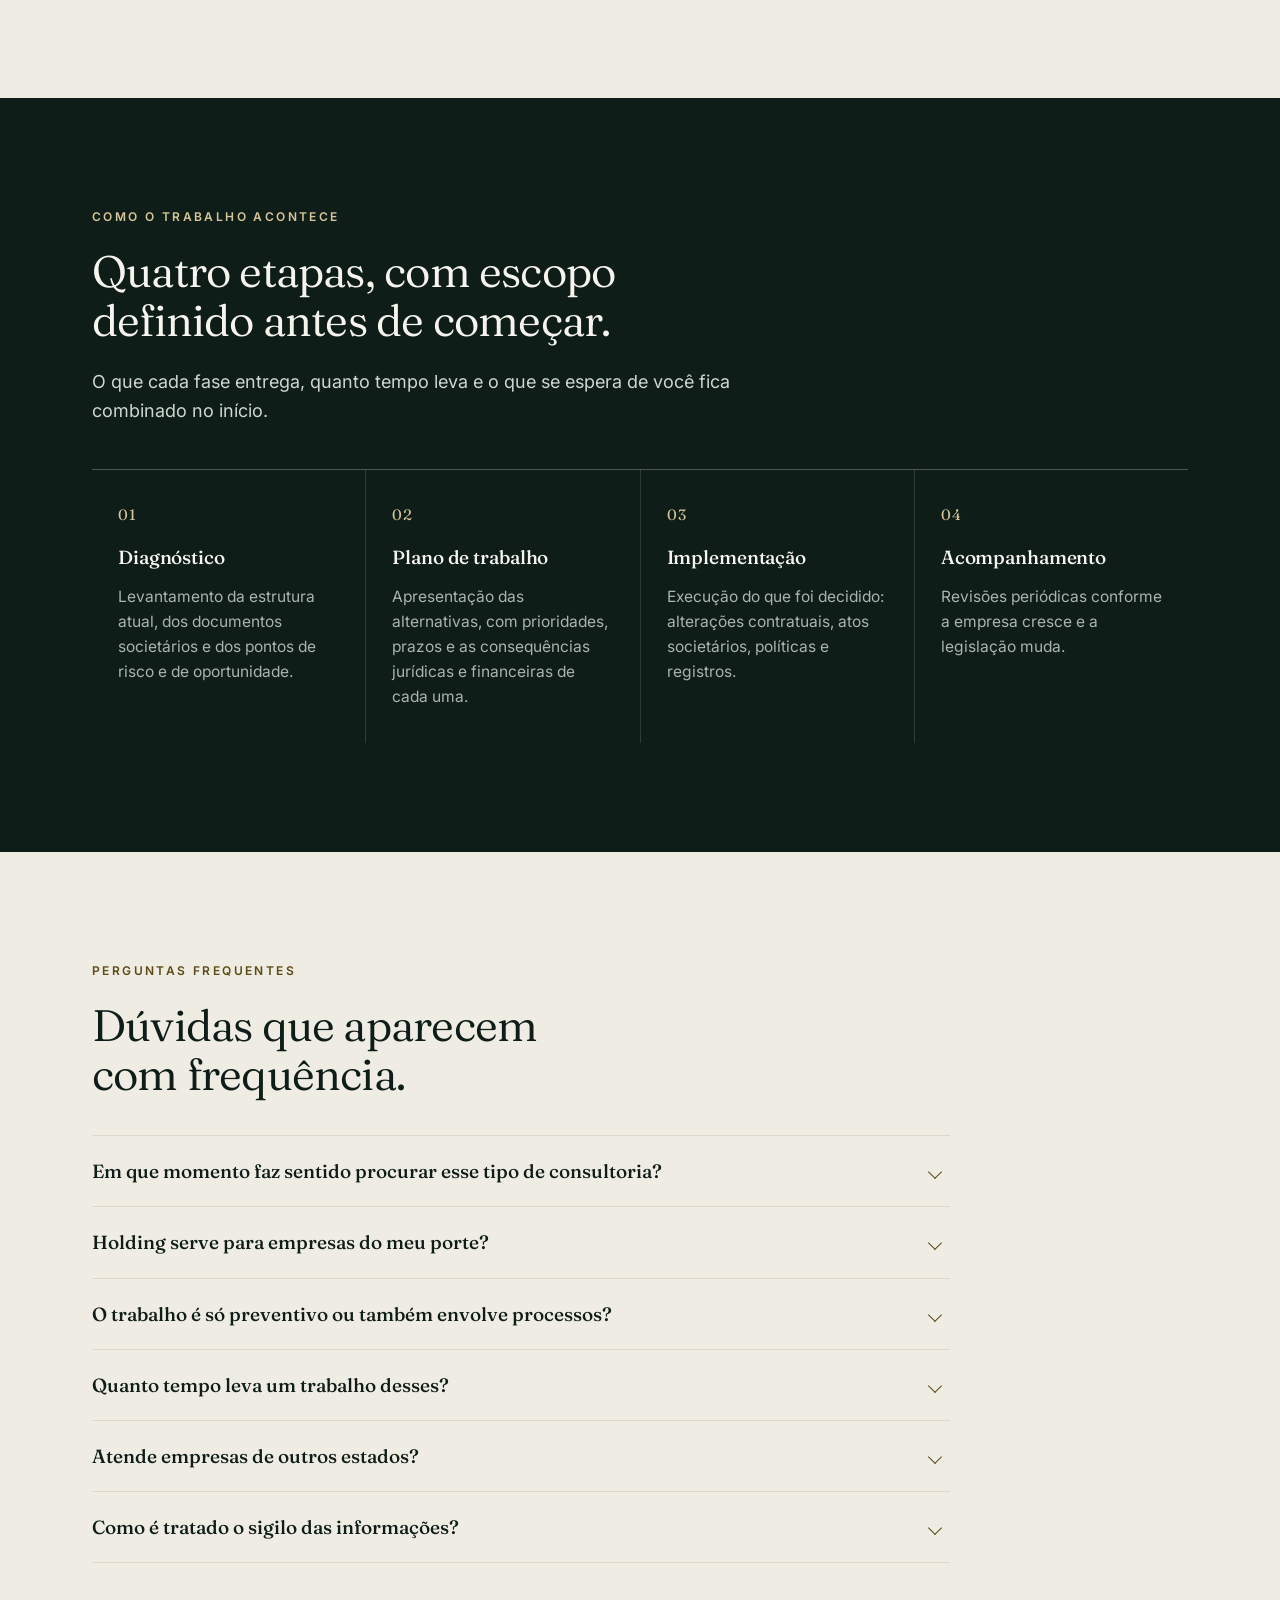
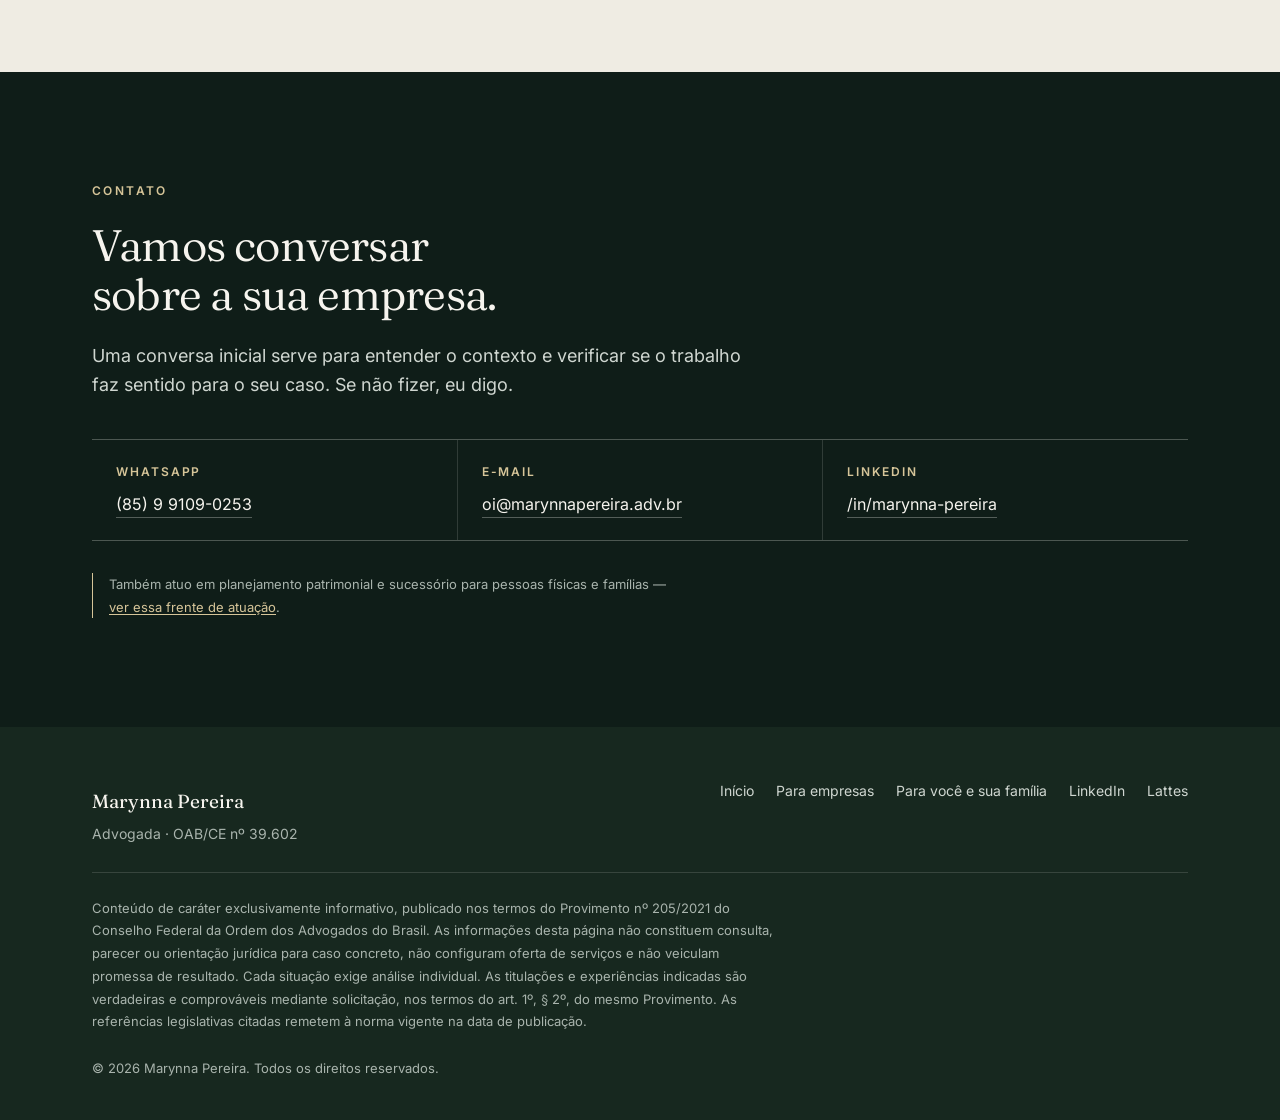
<file: empresas/index.html>
<!DOCTYPE html>
<html lang="pt-BR">
<head>
<meta charset="utf-8">
<meta name="viewport" content="width=device-width, initial-scale=1">
<title>Consultoria jurídica para empresas | Marynna Pereira</title>
<meta name="description" content="Estruturação societária, holding, planejamento tributário, governança, compliance e LGPD. Cada alternativa com o risco jurídico e o custo à vista.">
<link rel="preload" href="/fonts/fraunces-latin.7f9d191d.woff2" as="font" type="font/woff2" crossorigin>
<link rel="preload" href="/fonts/inter-latin.3100e775.woff2" as="font" type="font/woff2" crossorigin>
<meta name="author" content="Marynna Pereira">
<meta name="robots" content="index, follow, max-image-preview:large, max-snippet:-1, max-video-preview:-1">
<meta name="theme-color" content="#0F1D18">
<meta name="color-scheme" content="light">
<link rel="canonical" href="https://marynnapereira.adv.br/empresas/">
<meta property="og:url" content="https://marynnapereira.adv.br/empresas/">
<meta property="og:type" content="website">
<meta property="og:locale" content="pt_BR">
<meta property="og:title" content="Consultoria jurídica para empresas | Marynna Pereira">
<meta property="og:description" content="Estruturação societária, holding, planejamento tributário, governança, compliance e LGPD. Cada alternativa com o risco jurídico e o custo à vista.">
<meta property="og:site_name" content="Marynna Pereira — Advocacia e Consultoria Jurídica">
<meta property="og:image" content="https://marynnapereira.adv.br/og/empresas.png">
<meta property="og:image:type" content="image/png">
<meta property="og:image:width" content="1200">
<meta property="og:image:height" content="630">
<meta property="og:image:alt" content="Cartão da página para empresas: a estrutura da empresa é uma decisão jurídica — e financeira.">
<meta name="twitter:card" content="summary_large_image">
<meta name="twitter:title" content="Consultoria jurídica para empresas | Marynna Pereira">
<meta name="twitter:description" content="Estruturação societária, holding, planejamento tributário, governança, compliance e LGPD. Cada alternativa com o risco jurídico e o custo à vista.">
<meta name="twitter:image" content="https://marynnapereira.adv.br/og/empresas.png">
<meta name="twitter:image:alt" content="Cartão da página para empresas: a estrutura da empresa é uma decisão jurídica — e financeira.">
<link rel="icon" href="/favicon.ico" sizes="32x32">
<link rel="icon" href="/favicon.svg" type="image/svg+xml">
<link rel="apple-touch-icon" href="/apple-touch-icon.png">
<style>
@font-face{font-family:'Fraunces';font-style:normal;font-display:swap;font-weight:100 900;src:url(/fonts/fraunces-latin.7f9d191d.woff2) format('woff2');unicode-range:U+0000-00FF,U+0131,U+0152-0153,U+02BB-02BC,U+02C6,U+02DA,U+02DC,U+0304,U+0308,U+0329,U+2000-206F,U+20AC,U+2122,U+2191,U+2193,U+2212,U+2215,U+FEFF,U+FFFD;}@font-face{font-family:'Fraunces Fallback';font-style:normal;src:local('Georgia'), local('Times New Roman'), local('Liberation Serif'), local('Noto Serif');size-adjust:102.21%;ascent-override:95.69%;descent-override:24.95%;line-gap-override:0%;}@font-face{font-family:'Inter';font-style:normal;font-display:swap;font-weight:100 900;src:url(/fonts/inter-latin.3100e775.woff2) format('woff2');unicode-range:U+0000-00FF,U+0131,U+0152-0153,U+02BB-02BC,U+02C6,U+02DA,U+02DC,U+0304,U+0308,U+0329,U+2000-206F,U+20AC,U+2122,U+2191,U+2193,U+2212,U+2215,U+FEFF,U+FFFD;}@font-face{font-family:'Inter Fallback';font-style:normal;src:local('Arial'), local('Helvetica'), local('Liberation Sans'), local('Roboto');size-adjust:106.57%;ascent-override:90.9%;descent-override:22.63%;line-gap-override:0%;}
/* ============================================================
   Marynna Pereira — Advocacia e Consultoria Jurídica
   Sistema visual compartilhado

   Registro: instrumento jurídico. A afirmação fica na coluna
   de texto; a autoridade que a sustenta (lei, artigo, ano)
   fica na margem, separada por um fio. Esse par
   "margem / texto" é o motivo que se repete no site.
   ============================================================ */

:root{
  /* --- tinta e papel -------------------------------------- */
  --ink:#0F1D18;          /* verde-tinta, quase preto — superfícies escuras */
  --ink-2:#17281F;        /* um degrau acima: faixa e rodapé */
  --graphite:#2C3A33;     /* texto corrido sobre papel */
  --slate:#434F48;        /* texto secundário — 7,2:1 no papel mais escuro */
  --paper:#F6F4EE;        /* papel bone */
  --paper-2:#EFECE3;      /* seções alternadas */
  --brass:#5C4A18;        /* latão oxidado — acento sobre papel (7,8:1) */
  --brass-2:#8C7434;      /* apenas fios e bordas, nunca texto */
  --brass-soft:#D6C599;   /* acento sobre escuro (10:1) */
  --line:#DDD8CA;
  --line-dark:rgba(246,244,238,.14);
  --on-dark:#CFD6D0;      /* corpo sobre escuro */
  --on-dark-2:#A9B4AD;    /* secundário sobre escuro */

  /* --- medidas -------------------------------------------- */
  --radius:2px;
  --maxw:1160px;
  --margin-col:clamp(140px,17vw,200px);  /* coluna de margem das citações */
  --gutter:clamp(20px,4vw,32px);

  /* --- tipografia ----------------------------------------- */
  /* "… Fallback" é a fonte do sistema vestida com as métricas da fonte real
     (ver FALLBACKS em build.py): segura o texto no tamanho certo enquanto a
     real não chega. Se ela não existir no aparelho, a pilha segue normal. */
  --ff-display:"Fraunces","Fraunces Fallback",Georgia,"Times New Roman",serif;
  --ff-body:"Inter","Inter Fallback",-apple-system,BlinkMacSystemFont,"Segoe UI",Roboto,Helvetica,Arial,sans-serif;
  --t-label:12px;   /* etiquetas em caixa alta */
  --t-cite:13px;    /* citações e notas de margem */
  --t-aux:15px;     /* texto de apoio dentro de cartões */
  --t-body:17px;    /* corpo */
}

*,*::before,*::after{box-sizing:border-box}

html{
  scroll-behavior:smooth;
  /* iOS infla o corpo do texto ao girar o aparelho; a escala fica com o usuário */
  -webkit-text-size-adjust:100%;
  text-size-adjust:100%;
}
@media (prefers-reduced-motion:reduce){html{scroll-behavior:auto}}

body{
  margin:0;
  background:var(--paper);
  color:var(--graphite);
  font-family:var(--ff-body);
  font-size:var(--t-body);
  font-weight:400;
  line-height:1.65;
  -webkit-font-smoothing:antialiased;
  text-rendering:optimizeLegibility;
}

/* Fraunces varia de 100 a 900: o display é leve e grande,
   os títulos pequenos são densos. É o contraste de peso que
   dá voz à página — não o tamanho sozinho. */
h1,h2,h3,h4{
  font-family:var(--ff-display);
  color:var(--ink);
  margin:0;
  text-wrap:balance;
}

p{margin:0}
a{color:inherit}
img{max-width:100%;display:block}
ul,ol,dl,dd{margin:0;padding:0}
strong{font-weight:600}

/* foco visível em tudo que recebe teclado */
:focus-visible{
  outline:2px solid var(--brass);
  outline-offset:3px;
  border-radius:1px;
}
.on-ink :focus-visible,.hero :focus-visible,.strip :focus-visible,
.foot :focus-visible,.wa:focus-visible{outline-color:var(--brass-soft)}

/* fundo claro para destacar-se do cabeçalho escuro */
.pular{
  position:absolute;left:-9999px;top:0;z-index:200;
  background:var(--paper);color:var(--ink);border:1px solid var(--ink);
  padding:12px 20px;font-size:15px;font-weight:500;text-decoration:none;
}
.pular:focus{left:0}

/* ---------- estrutura ---------- */
/* o recuo nunca fica abaixo do entalhe da tela em paisagem */
.wrap{
  width:100%;max-width:var(--maxw);margin:0 auto;
  padding-left:max(var(--gutter),env(safe-area-inset-left));
  padding-right:max(var(--gutter),env(safe-area-inset-right));
}

section{padding:clamp(66px,8.5vw,116px) 0}
.sec-tight{padding:clamp(52px,6.5vw,84px) 0}

/* superfícies escuras */
.on-ink{background:var(--ink);color:var(--on-dark)}
.on-ink h1,.on-ink h2,.on-ink h3,.hero h1{color:var(--paper)}
.on-ink .lead,.hero .lead{color:var(--on-dark)}

/* ---------- tipografia utilitária ---------- */
.eyebrow{
  font-size:var(--t-label);
  letter-spacing:.2em;
  text-transform:uppercase;
  font-weight:600;
  color:var(--brass);
  margin:0 0 20px;
}
.on-ink .eyebrow,.hero .eyebrow{color:var(--brass-soft)}

.h-xl{font-size:clamp(37px,5.6vw,62px);font-weight:300;line-height:1.06;letter-spacing:-.022em}
.h-lg{font-size:clamp(29px,4vw,44px);font-weight:350;line-height:1.12;letter-spacing:-.018em}
.h-md{font-size:clamp(24px,2.8vw,32px);font-weight:400;line-height:1.18;letter-spacing:-.012em}

.lead{font-size:clamp(17px,1.4vw,19.5px);line-height:1.62;color:var(--slate);max-width:60ch}
.lead a{color:var(--brass);text-decoration:underline;text-underline-offset:3px}
.on-ink .lead a,.hero .lead a{color:var(--brass-soft)}
.lead-wide{max-width:none}
.lead + .lead{margin-top:18px}
h1 + .lead,h2 + .lead{margin-top:clamp(16px,1.7vw,22px)}
.measure{max-width:20ch}
.measure-wide{max-width:26ch}

/* números sempre alinhados: anos, percentuais, artigos de lei */
.cite,.yr,.strip .k,.fact .big{font-variant-numeric:tabular-nums;font-feature-settings:"tnum" 1}

.rule{width:52px;height:1px;background:var(--brass-2);margin:0 0 24px}
.on-ink .rule,.hero .rule{background:var(--brass-soft)}

/* ---------- trilha de navegação ----------
   Ocupa a linha da sobrancelha em vez de uma linha nova: o rastro é a
   própria etiqueta da página, com a origem à frente. O alvo de toque do
   link cresce por padding e volta por margem — a altura da linha não muda. */
.crumbs ol{list-style:none;display:flex;flex-wrap:wrap;align-items:center;gap:0 10px}
.crumbs li{display:flex;align-items:center;gap:0 10px}
.crumbs li + li::before{content:"/";color:var(--brass-soft);font-weight:400}
.crumbs a{
  /* 44px de alvo sem mudar a altura da linha: o padding cresce, a margem devolve */
  display:inline-block;padding:12px 0;margin:-12px 0;
  text-decoration:none;color:var(--on-dark-2);
  border-bottom:1px solid transparent;transition:color .2s,border-color .2s;
}
.crumbs a:hover{color:var(--paper);border-bottom-color:var(--brass-soft)}
@media (prefers-reduced-motion:reduce){.crumbs a{transition:none}}

/* nota de rodapé de seção — texto legal recuado */
.note{
  font-size:var(--t-cite);color:var(--slate);line-height:1.72;
  border-left:1px solid var(--brass-2);padding-left:16px;margin-top:32px;max-width:72ch;
}
.on-ink .note,.hero .note{border-left-color:var(--brass-soft);color:var(--on-dark-2)}
.note a{color:var(--brass);text-decoration:underline;text-underline-offset:2px}
.on-ink .note a,.hero .note a{color:var(--brass-soft)}

/* ---------- cabeçalho ---------- */
.site-head{
  position:sticky;top:0;z-index:60;
  background:var(--paper);
  border-bottom:1px solid var(--line);
}
.site-head.on-dark{background:var(--ink);border-bottom:1px solid rgba(140,116,52,.4)}
/* marca à esquerda; navegação e botão formam um bloco à direita */
.head-in{display:flex;align-items:center;gap:24px;min-height:72px}
.brand{margin-right:auto}

.brand{display:flex;align-items:center;gap:13px;text-decoration:none}
.mono{
  width:36px;height:36px;flex:none;
  border:1px solid var(--brass-2);
  display:grid;place-items:center;
  font-family:var(--ff-display);font-weight:500;font-size:13px;letter-spacing:.06em;
  color:var(--brass);
}
.on-dark .mono{border-color:var(--brass-soft);color:var(--brass-soft)}
.brand-name{
  display:block;font-family:var(--ff-display);font-weight:500;
  font-size:18px;letter-spacing:0;line-height:1.15;color:var(--ink);
}
.brand-role{
  display:block;font-size:11px;letter-spacing:.13em;text-transform:uppercase;
  color:var(--slate);margin-top:3px;
}
.on-dark .brand-name{color:var(--paper)}
.on-dark .brand-role{color:var(--brass-soft)}

.nav{display:flex;align-items:center;gap:26px}
/* o fio do link vive num pseudo-elemento: assim o alvo de toque pode
   crescer no celular sem que o sublinhado descole do texto */
.nav a{
  position:relative;text-decoration:none;font-size:15px;color:var(--slate);
  padding:4px 0;transition:color .2s;
}
.nav a::after{
  content:"";position:absolute;left:0;right:0;bottom:0;height:1px;
  background:transparent;transition:background-color .2s;
}
.nav a:hover{color:var(--ink)}
.nav a:hover::after{background:var(--brass-2)}
.nav a[aria-current="page"]{color:var(--ink)}
.nav a[aria-current="page"]::after{background:var(--brass)}
.on-dark .nav a{color:var(--on-dark)}
.on-dark .nav a:hover{color:var(--paper)}
.on-dark .nav a[aria-current="page"]{color:var(--paper)}
.on-dark .nav a:hover::after,
.on-dark .nav a[aria-current="page"]::after{background:var(--brass-soft)}
@media (prefers-reduced-motion:reduce){.nav a::after{transition:none}}

/* Sem menu escondido no celular. O cabeçalho é fixo, então cada pixel
   dele é pixel que a página perde: marca e Contato dividem a primeira
   linha, os dois destinos ocupam a segunda. */
@media (max-width:780px){
  /* padding lateral vem de .wrap e não pode ser zerado; só o vertical entra aqui */
  .head-in{
    display:grid;
    grid-template-columns:minmax(0,1fr) auto;
    grid-template-areas:
      "brand cta"
      "nav   nav";
    align-items:center;gap:0;min-height:0;padding-top:11px;
  }
  .brand{grid-area:brand;margin-right:0;padding-bottom:11px}
  .head-cta{grid-area:cta;justify-self:end;margin-bottom:11px}
  .nav{
    grid-area:nav;gap:0 22px;flex-wrap:wrap;
    border-top:1px solid var(--line);
  }
  .on-dark .nav{border-top-color:var(--line-dark)}
  /* 45px de altura tocável, com o fio ainda a 3px do texto */
  .nav a{font-size:14px;white-space:nowrap;padding:11px 0}
  .nav a::after{bottom:8px}
  /* dois seletores para vencer o .btn-sm declarado mais abaixo */
  .head-cta.btn-sm{padding:12px 18px}
}
/* Ao lado do botão Contato, o cargo inteiro não cabe numa linha em tela de
   telefone e quebra no meio da expressão. Como o cabeçalho é fixo, cada
   linha dele custa a página toda: sobra "Advogada", e a qualificação
   completa continua no herói e no rodapé. 424px é onde o texto inteiro
   volta a caber ao lado do botão — daí o corte em 423. */
@media (max-width:423px){.brand-role-x{display:none}}
/* 320px: nem o nome cabe ao lado do botão em corpo cheio */
@media (max-width:360px){
  .mono{width:32px;height:32px;font-size:12px}
  .brand{gap:10px}
  .brand-name{font-size:16px}
  .head-cta.btn-sm{padding:12px 14px;font-size:13.5px}
  .nav{gap:0 18px}
}
/* deitado, a tela tem altura de sobra em nada: o cabeçalho sai do caminho */
@media (max-width:900px) and (max-height:520px){
  .site-head{position:static}
}

/* ---------- botões ---------- */
.btn{
  display:inline-flex;align-items:center;gap:10px;
  padding:14px 26px;border-radius:var(--radius);
  font-size:15px;font-weight:500;letter-spacing:.005em;
  text-decoration:none;border:1px solid transparent;
  transition:background .2s,color .2s,border-color .2s;
}
.btn-primary{background:var(--ink);color:var(--paper);border-color:var(--ink)}
.btn-primary:hover{background:var(--brass)}
/* usado só quando build.py gera um cabeçalho claro (dark_head=False) */
.btn-ghost{border-color:var(--ink);color:var(--ink)}
.btn-ghost:hover{background:var(--ink);color:var(--paper)}
.btn-light{background:var(--paper);color:var(--ink);border-color:var(--paper)}
.btn-light:hover{background:#fff}
.btn-outline-light{border-color:rgba(246,244,238,.45);color:var(--paper)}
.btn-outline-light:hover{background:rgba(246,244,238,.1);border-color:var(--paper)}
.btn-sm{padding:9px 17px;font-size:14px}
.btn-row{display:flex;flex-wrap:wrap;gap:14px;margin-top:36px}

/* ---------- herói ---------- */
.hero{
  background:var(--ink);
  color:var(--on-dark);
  padding:clamp(66px,10vw,132px) 0 clamp(58px,8vw,104px);
}
.hero h1{color:var(--paper)}
.hero .lead{color:var(--on-dark);max-width:54ch;margin-top:26px}
.hero-grid{
  display:grid;grid-template-columns:1.3fr .7fr;
  gap:clamp(36px,6vw,84px);align-items:end;
}
@media (max-width:900px){.hero-grid{grid-template-columns:1fr;align-items:start}}

/* ficha do herói: mesma lógica de margem, virada na vertical */
.signature{border-left:1px solid var(--line-dark);padding-left:26px}
.signature .nm{font-family:var(--ff-display);font-weight:400;font-size:23px;color:var(--paper);line-height:1.2}
.signature .rl{font-size:13.5px;color:var(--brass-soft);margin-top:7px;line-height:1.5}
.signature ul{list-style:none;margin:20px 0 0}
.signature li{
  font-size:14px;color:var(--on-dark-2);
  padding:9px 0;border-top:1px solid var(--line-dark);
}
@media (max-width:900px){.signature{margin-top:44px}}

/* entrada do herói: o único momento animado do site */
@media (prefers-reduced-motion:no-preference){
  .hero-enter > *{animation:entra .75s cubic-bezier(.22,.61,.36,1) backwards}
  .hero-enter > :nth-child(1){animation-delay:.05s}
  .hero-enter > :nth-child(2){animation-delay:.13s}
  .hero-enter > :nth-child(3){animation-delay:.21s}
  .hero-enter > :nth-child(4){animation-delay:.32s}
  .hero-enter > :nth-child(5){animation-delay:.43s}
  .hero-grid > .signature{animation:entra .75s cubic-bezier(.22,.61,.36,1) .54s backwards}
}
@keyframes entra{from{opacity:0;transform:translateY(14px)}to{opacity:1;transform:none}}
.strip .k{font-family:var(--ff-display);font-weight:400;font-size:20px;color:var(--paper);line-height:1.25}
/* Ao reduzir as colunas, o fio que separava lado a lado passa a separar
   de cima para baixo — e o que sobrava na beira da tela sai. */
@media (max-width:820px){
  .strip-in{grid-template-columns:repeat(2,1fr);border-left:none}
  .strip .item{padding:20px var(--gutter);border-top:1px solid var(--line-dark)}
  .strip .item:nth-child(-n+2){border-top:none}
  .strip .item:nth-child(2n){border-right:none}
}

/* ---------- bifurcação (home) ---------- */
.fork{display:grid;grid-template-columns:1fr 1fr;gap:20px;margin-top:44px}
@media (max-width:840px){.fork{grid-template-columns:1fr}}
.fork-card{
  display:block;text-decoration:none;color:inherit;
  background:#fff;border:1px solid var(--line);
  padding:clamp(28px,3.4vw,44px);
  position:relative;
  transition:border-color .25s,box-shadow .25s;
}
.fork-card::before{
  content:"";position:absolute;left:-1px;top:0;bottom:0;width:2px;
  background:var(--brass);transform:scaleY(0);transform-origin:top;transition:transform .3s ease;
}
.fork-card:hover{border-color:var(--brass-2);box-shadow:0 16px 40px -30px rgba(15,29,24,.5)}
.fork-card:hover::before,.fork-card:focus-visible::before{transform:scaleY(1)}
.fork-card .tag{
  display:block;font-size:var(--t-label);letter-spacing:.16em;text-transform:uppercase;
  color:var(--brass);font-weight:600;
}
.fork-card h3{margin:15px 0 13px;font-size:clamp(23px,2.6vw,30px);font-weight:400;line-height:1.16;letter-spacing:-.014em}
.fork-card p{color:var(--slate);font-size:16px;line-height:1.6}
.fork-card ul{list-style:none;margin:22px 0 0;display:flex;flex-wrap:wrap;gap:7px}
.fork-card li{
  font-size:13px;color:var(--slate);
  border:1px solid var(--line);padding:5px 11px;background:var(--paper);
}
.fork-card .go{
  margin-top:26px;display:inline-flex;align-items:center;gap:9px;
  font-size:15px;font-weight:500;color:var(--brass);
}
.fork-card .go svg{transition:transform .25s}
.fork-card:hover .go svg{transform:translateX(5px)}
@media (prefers-reduced-motion:reduce){
  .fork-card::before{transition:none}
  .fork-card .go svg{transition:none}
}

/* ---------- referências legais: o motivo margem / texto ----
   A afirmação ocupa a coluna larga. O número, o rótulo e a
   fonte legal ficam na margem, presos por um fio — como a
   nota marginal de um instrumento. -------------------------- */
.facts{background:var(--paper-2)}
/* Três afirmações empilhadas, não lado a lado: cada uma precisa da
   margem inteira para que o número, o rótulo e a fonte legal caibam
   ali sem espremer o texto. */
.facts-grid{border-bottom:1px solid var(--line);margin-top:40px}
.fact{
  display:grid;align-content:start;
  grid-template-columns:var(--margin-col) minmax(0,58ch);
  column-gap:clamp(26px,4vw,56px);
  padding:clamp(28px,3.2vw,38px) 0;
  border-top:1px solid var(--line);
  grid-template-areas:
    "num  txt"
    "lbl  txt"
    "cite txt";
}
.fact .big{
  grid-area:num;
  font-family:var(--ff-display);font-weight:300;
  font-size:clamp(38px,4.4vw,52px);color:var(--ink);line-height:.9;letter-spacing:-.03em;
}
.fact .lbl{
  grid-area:lbl;
  font-size:var(--t-label);letter-spacing:.11em;text-transform:uppercase;
  color:var(--brass);margin-top:12px;font-weight:600;line-height:1.45;
}
.fact .txt{grid-area:txt;font-size:16.5px;color:var(--graphite);line-height:1.66}
.fact .cite{
  grid-area:cite;align-self:start;
  font-style:normal;font-size:var(--t-cite);color:var(--slate);line-height:1.5;
  margin-top:16px;padding-top:13px;border-top:1px solid var(--brass-2);
}
/* margem estreita demais para segurar a nota: ela volta para baixo do texto */
@media (max-width:620px){
  .fact{
    grid-template-columns:1fr;
    grid-template-areas:"num" "lbl" "txt" "cite";
  }
  .fact .txt{margin-top:20px}
  .fact .cite{margin-top:16px}
}

/* ---------- lista de pontos de atenção ----------
   Sem numeração: não é uma sequência, é um conjunto. */
.checklist{display:grid;grid-template-columns:repeat(2,1fr);gap:0 clamp(32px,5vw,72px);margin-top:44px}
@media (max-width:820px){.checklist{grid-template-columns:1fr}}
.checklist > li{list-style:none;padding:24px 0;border-top:1px solid var(--line)}
.checklist h3{font-size:19px;font-weight:500;line-height:1.3;margin-bottom:9px;letter-spacing:-.006em}
.checklist p{font-size:var(--t-aux);color:var(--slate);line-height:1.64}

/* ---------- método / princípios ---------- */
.split{display:grid;grid-template-columns:.85fr 1.15fr;gap:clamp(32px,6vw,80px);align-items:start}
@media (max-width:900px){.split{grid-template-columns:1fr}}
.principles{list-style:none}
.principles li{padding:26px 0;border-top:1px solid var(--line)}
.principles li:last-child{border-bottom:1px solid var(--line)}
.principles h3{font-size:20px;font-weight:500;margin-bottom:9px;letter-spacing:-.008em}
.principles p{font-size:15.5px;color:var(--slate);line-height:1.64}

/* ---------- áreas de atuação ---------- */
.grid{
  display:grid;gap:1px;background:var(--line);
  border:1px solid var(--line);margin-top:40px;list-style:none;
}
.grid-3{grid-template-columns:repeat(3,1fr)}
@media (max-width:900px){.grid-3{grid-template-columns:repeat(2,1fr)}}
@media (max-width:620px){.grid-3{grid-template-columns:1fr}}
.cell{background:var(--paper);padding:clamp(24px,2.6vw,32px);transition:background .25s}
.facts .cell{background:var(--paper-2)}
.cell:hover,.facts .cell:hover{background:#fff}
.cell h3{font-size:19px;font-weight:500;margin-bottom:10px;letter-spacing:-.006em;line-height:1.3}
.cell p{font-size:var(--t-aux);line-height:1.62;color:var(--slate)}

/* ---------- etapas: aqui a numeração informa mesmo ----------
   São quatro fases em ordem, e a ordem importa. */
.steps-grid{
  display:grid;grid-template-columns:repeat(4,1fr);gap:1px;
  background:var(--line-dark);border-top:1px solid var(--line-dark);margin-top:44px;
  list-style:none;counter-reset:etapa;
}
@media (max-width:880px){.steps-grid{grid-template-columns:repeat(2,1fr)}}
@media (max-width:540px){.steps-grid{grid-template-columns:1fr}}
.step{background:var(--ink);padding:30px 26px 34px;counter-increment:etapa}
.step::before{
  content:counter(etapa,decimal-leading-zero);
  font-family:var(--ff-display);font-weight:400;font-size:15px;
  color:var(--brass-soft);letter-spacing:.08em;font-variant-numeric:tabular-nums;
}
.step h3{font-size:19px;font-weight:500;color:var(--paper);margin:14px 0 10px;letter-spacing:-.006em}
.step p{font-size:15.5px;color:var(--on-dark-2);line-height:1.62}

/* ---------- perguntas frequentes ---------- */
.faq{max-width:78ch;margin-top:36px}
.faq details{border-top:1px solid var(--line)}
.faq details:last-of-type{border-bottom:1px solid var(--line)}
.faq summary{
  list-style:none;cursor:pointer;padding:22px 48px 22px 0;position:relative;
  font-family:var(--ff-display);font-weight:500;font-size:19px;line-height:1.38;color:var(--ink);
  transition:color .2s;
}
.faq summary::-webkit-details-marker{display:none}
.faq summary:hover{color:var(--brass)}
.faq summary::after{
  content:"";position:absolute;right:10px;top:31px;
  width:10px;height:10px;
  border-right:1.5px solid var(--brass);border-bottom:1.5px solid var(--brass);
  transform:rotate(45deg);transition:transform .25s;
}
.faq details[open] summary::after{transform:rotate(-135deg);top:35px}
@media (prefers-reduced-motion:reduce){.faq summary::after{transition:none}}
.faq .ans{padding:0 48px 24px 0;font-size:15.5px;color:var(--slate);line-height:1.68}
/* a seta só existe no resumo: a resposta não precisa reservar a coluna dela */
@media (max-width:620px){
  .faq summary{padding-right:38px;font-size:18px}
  .faq summary::after{right:4px}
  .faq .ans{padding-right:0}
}

/* ---------- chamada intermediária ---------- */
.mid-cta{
  background:var(--paper-2);
  border-top:1px solid var(--line);border-bottom:1px solid var(--line);
  padding:clamp(32px,4.2vw,48px) 0;
}
.mid-cta-in{display:flex;align-items:center;justify-content:space-between;gap:28px;flex-wrap:wrap}
.mid-cta h2{font-size:clamp(21px,2.3vw,26px);font-weight:400;max-width:28ch;letter-spacing:-.012em}
.mid-cta p{font-size:var(--t-aux);color:var(--slate);margin-top:8px;max-width:50ch}

/* ---------- contato ---------- */
.cta{background:var(--ink);color:var(--on-dark)}
.contact-list{
  list-style:none;margin:40px 0 0;display:grid;grid-template-columns:repeat(3,1fr);gap:1px;
  background:var(--line-dark);border-top:1px solid var(--line-dark);border-bottom:1px solid var(--line-dark);
}
@media (max-width:760px){.contact-list{grid-template-columns:1fr}}
.contact-list li{background:var(--ink);padding:22px 24px}
.contact-list .k{
  font-size:var(--t-label);letter-spacing:.16em;text-transform:uppercase;
  color:var(--brass-soft);font-weight:600;
}
.contact-list a{
  display:inline-block;margin-top:9px;font-size:16px;color:var(--paper);text-decoration:none;
  border-bottom:1px solid rgba(246,244,238,.3);transition:border-color .2s;
}
.contact-list a:hover{border-bottom-color:var(--brass-soft)}
/* o alvo cresce por cima do texto: o fio continua rente à palavra */
@media (max-width:780px){
  .contact-list li{padding:16px 20px}
  .contact-list a{margin-top:0;padding:14px 0 3px}
}

/* ---------- rodapé ---------- */
.foot{background:var(--ink-2);color:var(--on-dark-2);padding:52px 0 40px;font-size:14px}
.foot a{color:var(--on-dark);text-decoration:none;border-bottom:1px solid rgba(246,244,238,.28)}
.foot a:hover{color:var(--paper);border-bottom-color:var(--brass-soft)}
.foot-top{
  display:flex;justify-content:space-between;gap:32px;flex-wrap:wrap;
  padding-bottom:26px;border-bottom:1px solid var(--line-dark);
}
.foot .idn{font-family:var(--ff-display);font-weight:400;font-size:19px;color:var(--paper)}
.foot-id p{margin-top:7px;line-height:1.6}
.foot-nav{display:flex;gap:22px;flex-wrap:wrap}
.foot-nav a{border-bottom:none}
/* no celular a lista do rodapé é o menu de verdade: precisa de alvo */
@media (max-width:780px){
  /* o alvo cresce para os lados e o vão diminui na mesma medida: o
     espaçamento visto continua 24px, o dedo ganha 12px */
  .foot-nav{gap:0 12px}
  .foot-nav a{padding:11px 6px}
}
.disclaimer{margin-top:24px;font-size:13px;line-height:1.75;color:var(--on-dark-2);max-width:86ch}

/* ---------- atalho de WhatsApp ---------- */
.wa{
  position:fixed;z-index:80;
  right:max(20px,env(safe-area-inset-right));
  bottom:max(20px,env(safe-area-inset-bottom));
  display:inline-flex;align-items:center;gap:9px;
  background:var(--ink);color:var(--paper);text-decoration:none;
  padding:12px 18px;border:1px solid var(--brass-2);border-radius:var(--radius);
  font-size:14.5px;font-weight:500;
  box-shadow:0 14px 34px -18px rgba(15,29,24,.75);
  transition:background .2s;
}
.wa:hover{background:var(--brass)}
/* o botão flutua sobre o rodapé: reserva o espaço dele */
.foot{padding-bottom:calc(96px + env(safe-area-inset-bottom,0px))}
@media (min-width:900px){.foot{padding-bottom:40px}}

/* No telefone o atalho vira disco, só o símbolo.
   Com o rótulo, ele media 141px de largura e cobria a metade direita de um
   dos botões do herói em tela estreita (320px) ou baixa (640px de altura).
   Como flutua por cima, o toque ia para o WhatsApp em vez do destino mirado.
   Encolher é o que resolve: elemento fixo cobre o pé da tela em qualquer
   rolagem, então reservar espaço no fim do documento não adiantaria — o
   choque é com o herói, no topo. O nome fica no aria-label. */
@media (max-width:560px){
  .wa{
    right:max(16px,env(safe-area-inset-right));
    bottom:max(16px,env(safe-area-inset-bottom));
    width:56px;height:56px;padding:0;
    justify-content:center;
    border-radius:50%;
    gap:0;
  }
  /* o nome continua no aria-label, que é o que o leitor de tela anuncia */
  .wa-t{display:none}
  .wa svg{width:23px;height:23px}
}

/* ---------- aparelhos de toque ----------
   Tablet largo cai no cabeçalho de desktop, mas continua sendo dedo e não
   ponteiro. Quem decide o tamanho do alvo aqui é o apontador, não a largura.
   Vem por último de propósito: precisa vencer as regras acima. */
@media (pointer:coarse){
  .nav a{padding:11px 0}
  .nav a::after{bottom:8px}
  .head-cta.btn-sm{padding:12px 18px}
  .foot-nav{gap:0 12px}
  .foot-nav a{padding:11px 6px}
  .contact-list a{margin-top:0;padding:14px 0 3px}
}

/* ---------- impressão ---------- */
@media print{
  .site-head,.wa,.mid-cta,.pular,.btn-row,.fork-card .go{display:none}
  *{background:#fff!important;color:#000!important;box-shadow:none!important}
  body{font-size:11pt;line-height:1.5}
  .hero{padding:0 0 24pt}
  section{padding:18pt 0;break-inside:avoid}
  .faq details{display:block}
  .faq .ans{display:block!important}
  a[href^="http"]::after{content:" (" attr(href) ")";font-size:9pt;color:#444!important}
}

</style>
<script type="application/ld+json">
{
  "@context": "https://schema.org",
  "@graph": [
    {
      "@type": "Person",
      "@id": "https://marynnapereira.adv.br/#marynna",
      "name": "Marynna Pereira",
      "jobTitle": "Advogada",
      "knowsLanguage": [
        "pt-BR",
        "en",
        "es",
        "fr",
        "zh"
      ],
      "knowsAbout": [
        "Direito societário",
        "Planejamento patrimonial",
        "Planejamento sucessório",
        "Direito tributário",
        "Governança corporativa",
        "Compliance",
        "LGPD"
      ],
      "alumniOf": {
        "@type": "CollegeOrUniversity",
        "name": "Universidade de Fortaleza (UNIFOR)"
      },
      "hasCredential": [
        {
          "@type": "EducationalOccupationalCredential",
          "credentialCategory": "Inscrição profissional",
          "identifier": "OAB/CE nº 39.602",
          "recognizedBy": {
            "@type": "Organization",
            "name": "Ordem dos Advogados do Brasil — Seccional Ceará"
          }
        },
        {
          "@type": "EducationalOccupationalCredential",
          "credentialCategory": "Mestrado",
          "name": "Mestrado em Direito Constitucional",
          "recognizedBy": {
            "@type": "CollegeOrUniversity",
            "name": "Universidade de Fortaleza (UNIFOR)"
          }
        }
      ],
      "sameAs": [
        "https://www.linkedin.com/in/marynna-pereira",
        "https://lattes.cnpq.br/7021509895045643"
      ],
      "worksFor": {
        "@id": "https://marynnapereira.adv.br/#banca"
      },
      "url": "https://marynnapereira.adv.br/"
    },
    {
      "@type": "Attorney",
      "@id": "https://marynnapereira.adv.br/#banca",
      "name": "Marynna Pereira — Advocacia e Consultoria Jurídica",
      "description": "Advocacia e consultoria jurídica preventiva: estruturação societária, planejamento patrimonial e sucessório, governança e compliance. Risco e custo lado a lado.",
      "address": {
        "@type": "PostalAddress",
        "addressLocality": "Fortaleza",
        "addressRegion": "CE",
        "addressCountry": "BR"
      },
      "telephone": "+5585991090253",
      "email": "oi@marynnapereira.adv.br",
      "areaServed": {
        "@type": "Country",
        "name": "Brasil"
      },
      "knowsAbout": [
        "Direito societário",
        "Planejamento patrimonial",
        "Planejamento sucessório",
        "Direito tributário",
        "Governança corporativa",
        "Compliance",
        "LGPD"
      ],
      "knowsLanguage": [
        "pt-BR",
        "en",
        "es",
        "fr",
        "zh"
      ],
      "sameAs": [
        "https://www.linkedin.com/in/marynna-pereira",
        "https://lattes.cnpq.br/7021509895045643"
      ],
      "founder": {
        "@id": "https://marynnapereira.adv.br/#marynna"
      },
      "employee": {
        "@id": "https://marynnapereira.adv.br/#marynna"
      },
      "url": "https://marynnapereira.adv.br/",
      "image": {
        "@type": "ImageObject",
        "url": "https://marynnapereira.adv.br/og/home.png",
        "width": 1200,
        "height": 630
      }
    },
    {
      "@type": "WebSite",
      "@id": "https://marynnapereira.adv.br/#site",
      "name": "Marynna Pereira — Advocacia e Consultoria Jurídica",
      "inLanguage": "pt-BR",
      "publisher": {
        "@id": "https://marynnapereira.adv.br/#banca"
      },
      "url": "https://marynnapereira.adv.br/"
    },
    {
      "@type": [
        "WebPage",
        "FAQPage"
      ],
      "@id": "https://marynnapereira.adv.br/empresas/#pagina",
      "name": "Consultoria jurídica para empresas | Marynna Pereira",
      "description": "Estruturação societária, holding, planejamento tributário, governança, compliance e LGPD. Cada alternativa com o risco jurídico e o custo à vista.",
      "inLanguage": "pt-BR",
      "isPartOf": {
        "@id": "https://marynnapereira.adv.br/#site"
      },
      "about": {
        "@id": "https://marynnapereira.adv.br/#banca"
      },
      "url": "https://marynnapereira.adv.br/empresas/",
      "primaryImageOfPage": {
        "@type": "ImageObject",
        "url": "https://marynnapereira.adv.br/og/empresas.png",
        "width": 1200,
        "height": 630,
        "caption": "Cartão da página para empresas: a estrutura da empresa é uma decisão jurídica — e financeira."
      },
      "dateModified": "2026-08-02",
      "breadcrumb": {
        "@id": "https://marynnapereira.adv.br/empresas/#trilha"
      },
      "mainEntity": [
        {
          "@type": "Question",
          "name": "Em que momento faz sentido procurar esse tipo de consultoria?",
          "acceptedAnswer": {
            "@type": "Answer",
            "text": "Normalmente quando algo na estrutura muda ou está prestes a mudar: entrada ou saída de sócio, crescimento relevante de faturamento, aporte ou investidor, aquisição de imóveis pela empresa, início de tratamento de dados pessoais em escala, ou a percepção de que a carga tributária está desproporcional. Também é comum a procura antes de uma due diligence, quando a empresa quer chegar organizada à mesa."
          }
        },
        {
          "@type": "Question",
          "name": "Holding serve para empresas do meu porte?",
          "acceptedAnswer": {
            "@type": "Answer",
            "text": "A holding é uma entre várias estruturas possíveis, e nem sempre é a mais adequada. Ela envolve custos de constituição e de manutenção, e faz sentido quando há patrimônio, complexidade societária ou preocupação sucessória que justifiquem essa camada. O diagnóstico existe justamente para responder a essa pergunta com base nos seus números, e não por padrão."
          }
        },
        {
          "@type": "Question",
          "name": "O trabalho é só preventivo ou também envolve processos?",
          "acceptedAnswer": {
            "@type": "Answer",
            "text": "Os dois. A consultoria preventiva é o foco principal, mas atuo também em defesas administrativas perante órgãos reguladores e em demandas judiciais nas áreas cível, trabalhista, do consumidor e administrativa. Ter conduzido o lado preventivo ajuda no contencioso, e o contrário também é verdadeiro."
          }
        },
        {
          "@type": "Question",
          "name": "Quanto tempo leva um trabalho desses?",
          "acceptedAnswer": {
            "@type": "Answer",
            "text": "Depende inteiramente do escopo. O diagnóstico inicial é a etapa mais curta e é o que permite estimar o cronograma das demais com alguma precisão. Uma reorganização societária envolve prazos de junta comercial, receita e eventualmente cartório, que não dependem de mim — e isso fica claro desde o início."
          }
        },
        {
          "@type": "Question",
          "name": "Atende empresas de outros estados?",
          "acceptedAnswer": {
            "@type": "Answer",
            "text": "Sim. Boa parte do trabalho de consultoria é conduzida a distância, com reuniões por videoconferência e troca de documentos por meio seguro. Atos que exigem presença física são organizados caso a caso."
          }
        },
        {
          "@type": "Question",
          "name": "Como é tratado o sigilo das informações?",
          "acceptedAnswer": {
            "@type": "Answer",
            "text": "O sigilo profissional é dever e direito do advogado, previsto no Estatuto da Advocacia (Lei nº 8.906/1994) e no Código de Ética e Disciplina da OAB. Somam-se a ele as obrigações da LGPD quanto aos dados pessoais tratados durante o trabalho, com uso de canais seguros para o compartilhamento de documentos."
          }
        }
      ]
    },
    {
      "@type": "BreadcrumbList",
      "@id": "https://marynnapereira.adv.br/empresas/#trilha",
      "itemListElement": [
        {
          "@type": "ListItem",
          "position": 1,
          "name": "Início",
          "item": "https://marynnapereira.adv.br/"
        },
        {
          "@type": "ListItem",
          "position": 2,
          "name": "Empresas",
          "item": "https://marynnapereira.adv.br/empresas/"
        }
      ]
    }
  ]
}
</script>
</head>
<body>
<a class="pular" href="#conteudo">Ir para o conteúdo</a>
<header class="site-head on-dark">
  <div class="wrap head-in">
    <a class="brand" href="../">
      <span class="mono" aria-hidden="true">MP</span>
      <span>
        <span class="brand-name">Marynna Pereira</span>
        <span class="brand-role">Advogada<span class="brand-role-x"> · Consultora jurídica</span></span>
      </span>
    </a>
    <nav class="nav" aria-label="Principal">
      <a href="./" aria-current="page">Para empresas</a>
      <a href="../patrimonio-e-sucessao/">Para você e sua família</a>
    </nav>
    <a href="#contato" class="head-cta btn btn-sm btn-outline-light">Contato</a>
  </div>
</header>
<main id="conteudo">
<!-- ============ HERÓI ============ -->
<section class="hero">
  <div class="wrap">
    <div class="hero-grid">
      <div class="hero-enter">
        <nav class="eyebrow crumbs" aria-label="Trilha de navegação">
          <ol>
            <li><a href="../">Início</a></li>
            <li aria-current="page">Empresas</li>
          </ol>
        </nav>
        <div class="rule"></div>
        <h1 class="h-xl">A estrutura da empresa é uma decisão jurídica — e financeira.</h1>
        <p class="lead">
          Estruturação societária, planejamento tributário e sucessório, governança corporativa,
          compliance e proteção de dados. Cada recomendação vem com o risco jurídico e o custo
          da alternativa escolhida.
        </p>
        <div class="btn-row">
          <a class="btn btn-light" href="#contato">Falar comigo</a>
          <a class="btn btn-outline-light" href="#areas">Ver áreas de atuação</a>
        </div>
      </div>

      <aside class="signature" aria-label="Resumo profissional">
        <p class="nm">Marynna Pereira</p>
        <p class="rl">Advogada com ênfase em patrimônio, societário e governança</p>
        <ul>
          <li>Mestre em Direito Constitucional — UNIFOR</li>
          <li>Encarregada de dados (DPO)</li>
          <li>Experiência em tecnologia, investimentos, saúde e educação</li>
          <li>Atendimento presencial e a distância</li>
        </ul>
      </aside>
    </div>
  </div>
</section>

<!-- ============ CONTEXTO ============ -->
<section aria-labelledby="t-contexto">
  <div class="wrap">
    <p class="eyebrow">Contexto</p>
    <h2 class="h-lg measure-wide" id="t-contexto">Seis pontos que costumam passar despercebidos.</h2>
    <p class="lead">
      Nenhum deles aparece no balanço. São características de estrutura que só se manifestam
      quando já custaram alguma coisa — numa fiscalização, numa due diligence, na saída de um sócio.
    </p>

    <ul class="checklist">
      <li>
        <h3>Desenho societário inadequado</h3>
        <p>
          O tipo societário, o regime de tributação e a titularidade dos ativos influenciam
          diretamente a carga tributária e o grau de exposição do patrimônio pessoal dos sócios.
        </p>
      </li>
      <li>
        <h3>Ausência de planejamento tributário</h3>
        <p>
          Operações e enquadramentos não revisados periodicamente podem levar a recolhimento
          acima do devido, de forma recorrente e silenciosa.
        </p>
      </li>
      <li>
        <h3>Sucessão societária não organizada</h3>
        <p>
          Sem acordo de sócios e sem plano de sucessão, a saída, a morte ou a incapacidade de um
          sócio submete a empresa a um procedimento que ela não escolheu e não controla.
        </p>
      </li>
      <li>
        <h3>Contratos sem revisão</h3>
        <p>
          Cláusulas genéricas, modelos reaproveitados e aditivos informais ampliam a margem de
          disputa sobre obrigações, prazos e responsabilidades.
        </p>
      </li>
      <li>
        <h3>Tratamento de dados fora da LGPD</h3>
        <p>
          A ausência de mapeamento de dados, políticas internas e encarregado sujeita a empresa
          às sanções previstas na Lei nº 13.709/2018, aplicadas pela ANPD.
        </p>
      </li>
      <li>
        <h3>Passivos trabalhistas e regulatórios</h3>
        <p>
          Rotinas nunca auditadas acumulam contingências que costumam aparecer no pior momento:
          numa fiscalização, numa negociação de aporte ou numa venda.
        </p>
      </li>
    </ul>
  </div>
</section>

<!-- ============ REFERÊNCIAS LEGAIS ============ -->
<section class="facts" aria-labelledby="t-referencias">
  <div class="wrap">
    <p class="eyebrow">Referências legais</p>
    <h2 class="h-md measure-wide" id="t-referencias">O que a legislação já estabelece.</h2>
    <p class="lead">
      Informação de caráter técnico, com indicação de fonte. Os efeitos concretos dependem do
      porte, do setor e da estrutura de cada empresa.
    </p>

    <div class="facts-grid">
      <div class="fact">
        <p class="big">2%</p>
        <p class="lbl">do faturamento</p>
        <cite class="cite">Lei nº 13.709/2018, art. 52, II</cite>
        <p class="txt">
          Limite da multa simples aplicável por infração à Lei Geral de Proteção de Dados,
          calculada sobre o faturamento no Brasil no último exercício e restrita a
          R$ 50 milhões por infração.
        </p>
      </div>
      <div class="fact">
        <p class="big">8%</p>
        <p class="lbl">de ITCMD, progressivo</p>
        <cite class="cite">EC nº 132/2023 · LC nº 227/2026 · Res. Senado nº 9/1992</cite>
        <p class="txt">
          Teto atual do imposto sobre transmissão causa mortis e doação. Com a Reforma Tributária,
          a progressividade deixou de ser faculdade e passou a ser obrigatória — o que afeta a
          transmissão de quotas e participações.
        </p>
      </div>
      <div class="fact">
        <p class="big">2027</p>
        <p class="lbl">prazo de adequação</p>
        <cite class="cite">LC nº 227/2026</cite>
        <p class="txt">
          As legislações estaduais precisam se ajustar às novas regras do ITCMD, com vigência
          geral a partir de 1º de janeiro de 2027. Reorganizações societárias levam meses até a
          formalização.
        </p>
      </div>
    </div>
    <p class="note">
      A ANPD já aplicou sanções administrativas com base na LGPD e mantém processos sancionadores
      em curso, com decisões publicadas em seu portal institucional. As referências acima são
      meramente informativas e não substituem análise do caso concreto.
    </p>
  </div>
</section>

<!-- ============ CHAMADA INTERMEDIÁRIA ============ -->
<aside class="mid-cta" aria-labelledby="t-mid">
  <div class="wrap mid-cta-in">
    <div>
      <h2 id="t-mid">Quer entender como isso se aplica à sua empresa?</h2>
      <p>Uma conversa inicial esclarece o contexto e indica se há trabalho a fazer.</p>
    </div>
    <a class="btn btn-primary" href="#contato">Falar comigo</a>
  </div>
</aside>

<!-- ============ MÉTODO ============ -->
<section aria-labelledby="t-metodo">
  <div class="wrap">
    <div class="split">
      <div>
        <p class="eyebrow">Método</p>
        <h2 class="h-md" id="t-metodo">Como eu trabalho.</h2>
        <p class="lead">
          A empresa não precisa de mais horas de advocacia. Precisa de decisões bem fundamentadas,
          tomadas no tempo certo e com os números à vista.
        </p>
      </div>
      <div>
        <ul class="principles">
          <li>
            <h3>Nem toda proteção compensa</h3>
            <p>
              Uma salvaguarda jurídica tem um preço anual: obrigação acessória, tributo, perda de
              flexibilidade. Aponto quando o prejuízo evitado fica abaixo desse gasto. À formação
              em Direito somo o Bacharelado em Finanças, ainda em curso.
            </p>
          </li>
          <li>
            <h3>Prevenção antes do litígio</h3>
            <p>
              Boa parte do que chega ao contencioso poderia ter sido decidida antes, a um custo
              menor e com mais controle sobre o desfecho. É nesse estágio que concentro o trabalho.
            </p>
          </li>
          <li>
            <h3>A decisão é sempre da empresa</h3>
            <p>
              Meu papel é apresentar os cenários, os riscos de cada um e as consequências práticas
              em linguagem clara. Quem decide é quem responde pelo negócio.
            </p>
          </li>
        </ul>
      </div>
    </div>
  </div>
</section>

<!-- ============ ÁREAS DE ATUAÇÃO ============ -->
<section class="facts" id="areas" aria-labelledby="t-areas">
  <div class="wrap">
    <p class="eyebrow">Áreas de atuação</p>
    <h2 class="h-lg measure-wide" id="t-areas">Em que eu atuo pela empresa.</h2>

    <ul class="grid grid-3">
      <li class="cell">
        <h3>Estruturação societária e holding</h3>
        <p>Constituição, reorganização e escolha do tipo societário, com análise do efeito tributário e do grau de separação patrimonial.</p>
      </li>
      <li class="cell">
        <h3>Planejamento tributário</h3>
        <p>Revisão de enquadramento e de operações à luz da legislação vigente, com identificação de recolhimentos indevidos.</p>
      </li>
      <li class="cell">
        <h3>Sucessão e patrimônio empresarial</h3>
        <p>Planejamento da transição societária e da titularidade de quotas, para que a continuidade do negócio não dependa de um inventário.</p>
      </li>
      <li class="cell">
        <h3>Governança corporativa</h3>
        <p>Acordo de sócios, contrato social, regras de entrada e saída, alçadas de decisão e resolução de conflitos societários.</p>
      </li>
      <li class="cell">
        <h3>Compliance e gestão de riscos</h3>
        <p>Mapeamento de processos, auditoria de documentos, políticas internas, POPs e planos de ação para mitigação de riscos regulatórios.</p>
      </li>
      <li class="cell">
        <h3>Proteção de dados e LGPD</h3>
        <p>Diagnóstico de conformidade, mapeamento de fluxos de dados, elaboração de políticas e atuação como encarregada de dados (DPO).</p>
      </li>
      <li class="cell">
        <h3>Contratos</h3>
        <p>Elaboração, análise e negociação de contratos comerciais, de prestação de serviços e de trabalho, com atenção à alocação de riscos.</p>
      </li>
      <li class="cell">
        <h3>Contencioso estratégico</h3>
        <p>Defesas administrativas e atuação judicial em matéria cível, trabalhista, do consumidor e administrativa, incluindo órgãos reguladores.</p>
      </li>
      <li class="cell">
        <h3>Treinamentos e palestras</h3>
        <p>Capacitação de equipes em LGPD, compliance, contratos e governança, com material adaptado ao setor e à rotina da empresa.</p>
      </li>
    </ul>
  </div>
</section>

<!-- ============ ETAPAS ============ -->
<section class="on-ink" aria-labelledby="t-etapas">
  <div class="wrap">
    <p class="eyebrow">Como o trabalho acontece</p>
    <h2 class="h-lg measure-wide" id="t-etapas">Quatro etapas, com escopo definido antes de começar.</h2>
    <p class="lead">
      O que cada fase entrega, quanto tempo leva e o que se espera de você fica combinado no início.
    </p>
    <ol class="steps-grid">
      <li class="step">
        <h3>Diagnóstico</h3>
        <p>Levantamento da estrutura atual, dos documentos societários e dos pontos de risco e de oportunidade.</p>
      </li>
      <li class="step">
        <h3>Plano de trabalho</h3>
        <p>Apresentação das alternativas, com prioridades, prazos e as consequências jurídicas e financeiras de cada uma.</p>
      </li>
      <li class="step">
        <h3>Implementação</h3>
        <p>Execução do que foi decidido: alterações contratuais, atos societários, políticas e registros.</p>
      </li>
      <li class="step">
        <h3>Acompanhamento</h3>
        <p>Revisões periódicas conforme a empresa cresce e a legislação muda.</p>
      </li>
    </ol>
  </div>
</section>

<!-- ============ PERGUNTAS FREQUENTES ============ -->
<section class="facts" aria-labelledby="t-faq">
  <div class="wrap">
    <p class="eyebrow">Perguntas frequentes</p>
    <h2 class="h-lg measure-wide" id="t-faq">Dúvidas que aparecem com frequência.</h2>
    <div class="faq">
      <details>
        <summary>Em que momento faz sentido procurar esse tipo de consultoria?</summary>
        <div class="ans">
          Normalmente quando algo na estrutura muda ou está prestes a mudar: entrada ou saída de
          sócio, crescimento relevante de faturamento, aporte ou investidor, aquisição de imóveis
          pela empresa, início de tratamento de dados pessoais em escala, ou a percepção de que a
          carga tributária está desproporcional. Também é comum a procura antes de uma due
          diligence, quando a empresa quer chegar organizada à mesa.
        </div>
      </details>
      <details>
        <summary>Holding serve para empresas do meu porte?</summary>
        <div class="ans">
          A holding é uma entre várias estruturas possíveis, e nem sempre é a mais adequada. Ela
          envolve custos de constituição e de manutenção, e faz sentido quando há patrimônio,
          complexidade societária ou preocupação sucessória que justifiquem essa camada. O
          diagnóstico existe justamente para responder a essa pergunta com base nos seus números,
          e não por padrão.
        </div>
      </details>
      <details>
        <summary>O trabalho é só preventivo ou também envolve processos?</summary>
        <div class="ans">
          Os dois. A consultoria preventiva é o foco principal, mas atuo também em defesas
          administrativas perante órgãos reguladores e em demandas judiciais nas áreas cível,
          trabalhista, do consumidor e administrativa. Ter conduzido o lado preventivo ajuda no
          contencioso, e o contrário também é verdadeiro.
        </div>
      </details>
      <details>
        <summary>Quanto tempo leva um trabalho desses?</summary>
        <div class="ans">
          Depende inteiramente do escopo. O diagnóstico inicial é a etapa mais curta e é o que
          permite estimar o cronograma das demais com alguma precisão. Uma reorganização
          societária envolve prazos de junta comercial, receita e eventualmente cartório, que não
          dependem de mim — e isso fica claro desde o início.
        </div>
      </details>
      <details>
        <summary>Atende empresas de outros estados?</summary>
        <div class="ans">
          Sim. Boa parte do trabalho de consultoria é conduzida a distância, com reuniões por
          videoconferência e troca de documentos por meio seguro. Atos que exigem presença física
          são organizados caso a caso.
        </div>
      </details>
      <details>
        <summary>Como é tratado o sigilo das informações?</summary>
        <div class="ans">
          O sigilo profissional é dever e direito do advogado, previsto no Estatuto da Advocacia
          (Lei nº 8.906/1994) e no Código de Ética e Disciplina da OAB. Somam-se a ele as
          obrigações da LGPD quanto aos dados pessoais tratados durante o trabalho, com uso de
          canais seguros para o compartilhamento de documentos.
        </div>
      </details>
    </div>
  </div>
</section>

<!-- ============ CONTATO ============ -->
<section class="cta on-ink" id="contato" aria-labelledby="t-contato">
  <div class="wrap">
    <p class="eyebrow">Contato</p>
    <h2 class="h-lg measure" id="t-contato">Vamos conversar sobre a sua empresa.</h2>
    <p class="lead">
      Uma conversa inicial serve para entender o contexto e verificar se o trabalho faz sentido
      para o seu caso. Se não fizer, eu digo.
    </p>
    <ul class="contact-list">
      <li>
        <div class="k">WhatsApp</div>
        <a href="https://wa.me/5585991090253?text=Ol%C3%A1%2C%20Marynna.%20Cheguei%20pelo%20seu%20site%20e%20gostaria%20de%20conversar." target="_blank" rel="noopener">(85) 9 9109-0253</a>
      </li>
      <li>
        <div class="k">E-mail</div>
        <a href="mailto:oi@marynnapereira.adv.br">oi@marynnapereira.adv.br</a>
      </li>
      <li>
        <div class="k">LinkedIn</div>
        <a href="https://www.linkedin.com/in/marynna-pereira" target="_blank" rel="noopener">/in/marynna-pereira</a>
      </li>
    </ul>
    <p class="note">
      Também atuo em planejamento patrimonial e sucessório para pessoas físicas e famílias —
      <a href="../patrimonio-e-sucessao/">ver essa frente de atuação</a>.
    </p>
  </div>
</section>

</main>
<footer class="foot">
  <div class="wrap">
    <div class="foot-top">
      <div class="foot-id">
        <p class="idn">Marynna Pereira</p>
        <p>Advogada · OAB/CE nº 39.602</p>
      </div>
      <nav class="foot-nav" aria-label="Rodapé">
        <a href="../">Início</a>
        <a href="./">Para empresas</a>
        <a href="../patrimonio-e-sucessao/">Para você e sua família</a>
        <a href="https://www.linkedin.com/in/marynna-pereira" target="_blank" rel="noopener">LinkedIn</a>
        <a href="https://lattes.cnpq.br/7021509895045643" target="_blank" rel="noopener">Lattes</a>
      </nav>
    </div>
    <p class="disclaimer">
      Conteúdo de caráter exclusivamente informativo, publicado nos termos do Provimento nº 205/2021
      do Conselho Federal da Ordem dos Advogados do Brasil. As informações desta página não
      constituem consulta, parecer ou orientação jurídica para caso concreto, não configuram oferta
      de serviços e não veiculam promessa de resultado. Cada situação exige análise individual. As titulações e experiências indicadas são verdadeiras e comprováveis mediante solicitação, nos termos do art. 1º, § 2º, do mesmo Provimento. As
      referências legislativas citadas remetem à norma vigente na data de publicação.
    </p>
    <p class="disclaimer">
      © <span id="yr">2026</span> Marynna Pereira. Todos os direitos reservados.
    </p>
  </div>
</footer>
<a class="wa" href="https://wa.me/5585991090253?text=Ol%C3%A1%2C%20Marynna.%20Cheguei%20pelo%20seu%20site%20e%20gostaria%20de%20conversar." target="_blank" rel="noopener" aria-label="Falar comigo pelo WhatsApp">
  <svg width="17" height="17" viewBox="0 0 24 24" fill="currentColor" aria-hidden="true"><path d="M12.04 2C6.58 2 2.13 6.45 2.13 11.91c0 1.75.46 3.45 1.32 4.95L2 22l5.25-1.38a9.9 9.9 0 0 0 4.79 1.22h.01c5.46 0 9.91-4.45 9.91-9.91 0-2.65-1.03-5.14-2.9-7.01A9.82 9.82 0 0 0 12.04 2Zm0 18.15h-.01a8.23 8.23 0 0 1-4.19-1.15l-.3-.18-3.12.82.83-3.04-.2-.31a8.19 8.19 0 0 1-1.26-4.38c0-4.54 3.7-8.23 8.25-8.23 2.2 0 4.27.86 5.83 2.41a8.19 8.19 0 0 1 2.41 5.83c0 4.54-3.7 8.23-8.24 8.23Zm4.52-6.16c-.25-.12-1.47-.72-1.69-.81-.23-.08-.39-.12-.56.13-.16.24-.64.8-.78.97-.14.16-.29.19-.54.06-.25-.12-1.05-.39-1.99-1.23-.74-.66-1.23-1.47-1.38-1.72-.14-.25-.01-.38.11-.5.11-.11.25-.29.37-.43.13-.15.17-.25.25-.41.08-.17.04-.31-.02-.43-.06-.12-.56-1.34-.76-1.84-.2-.48-.4-.42-.56-.43-.14 0-.31-.01-.47-.01-.17 0-.43.06-.66.31-.23.25-.86.85-.86 2.07 0 1.21.89 2.39 1.01 2.55.12.17 1.75 2.67 4.23 3.74.59.26 1.05.41 1.41.52.59.19 1.13.16 1.56.1.48-.07 1.47-.6 1.67-1.18.21-.58.21-1.07.15-1.18-.06-.1-.23-.17-.48-.29Z"/></svg>
  <span class="wa-t">Falar comigo</span>
</a>
<script>
(function () {
  var y = document.getElementById('yr');
  if (y) y.textContent = new Date().getFullYear();
})();
</script>
</body>
</html>
</file>
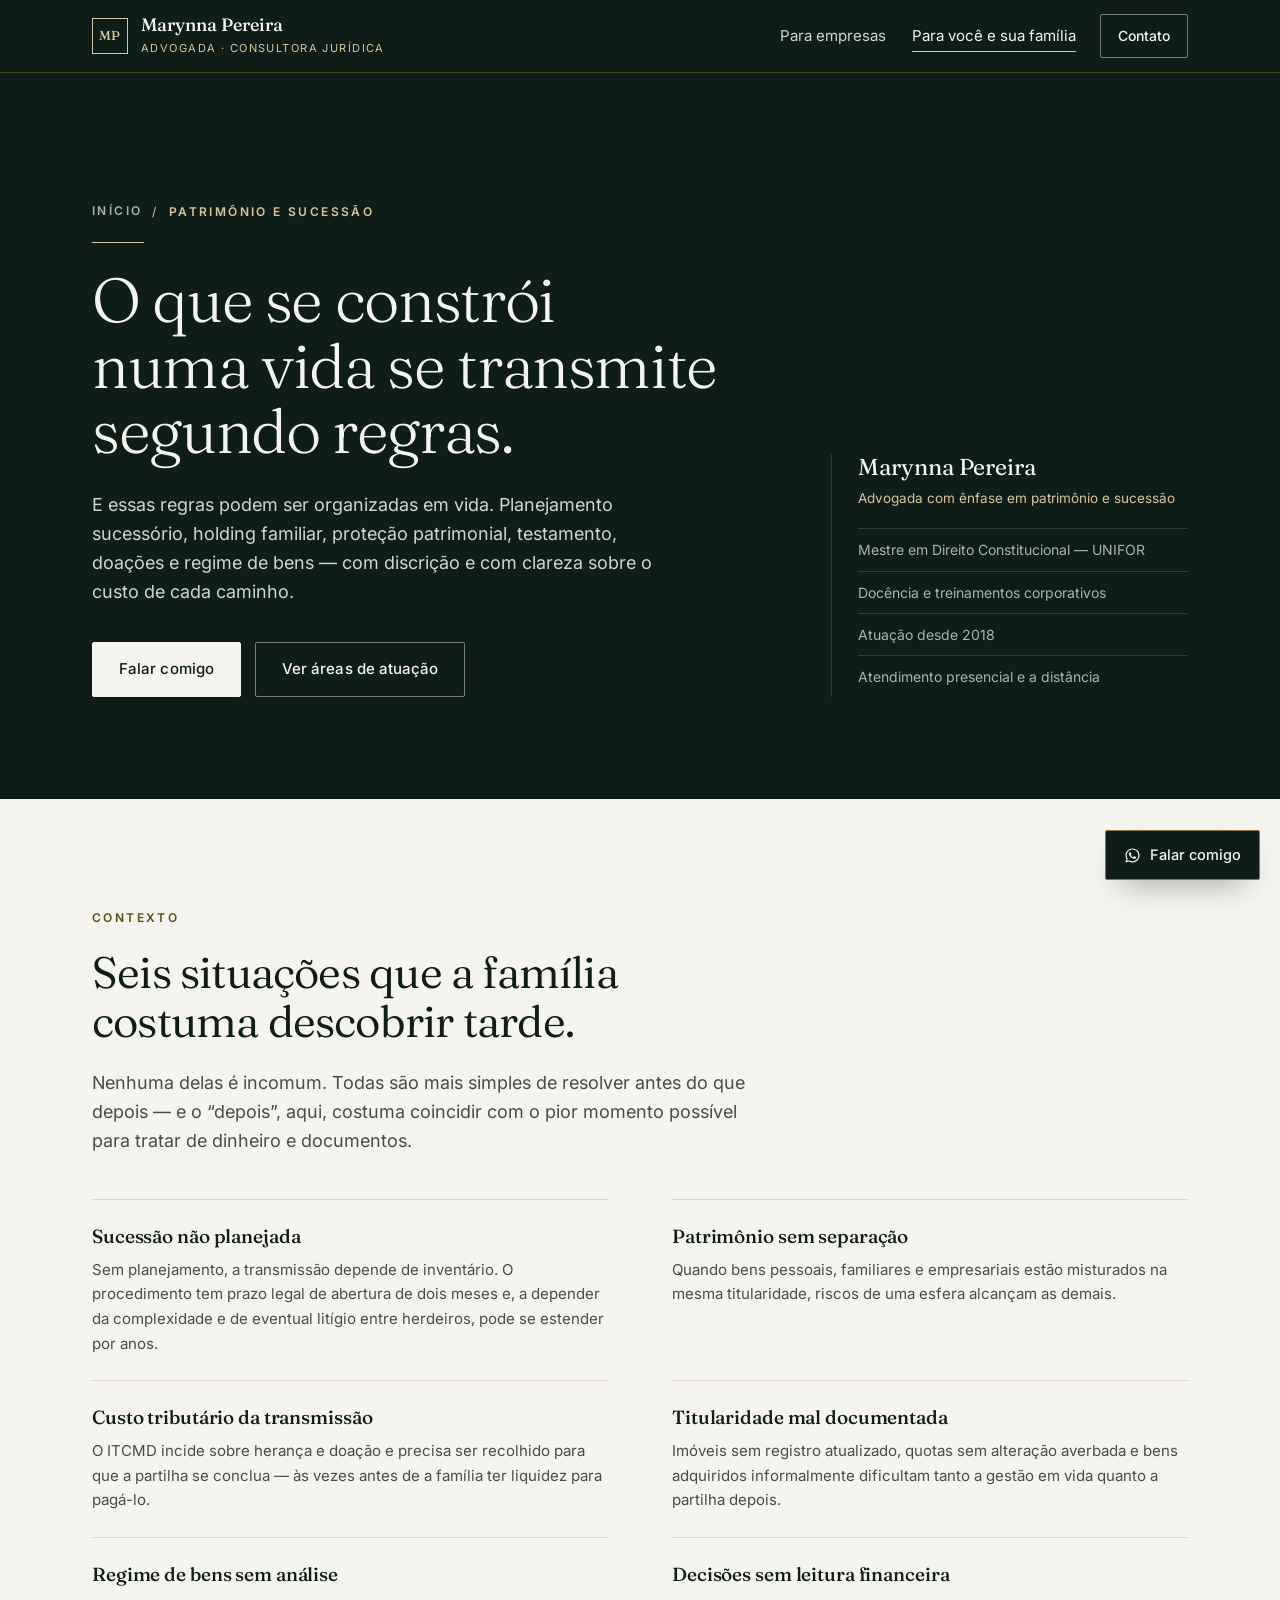
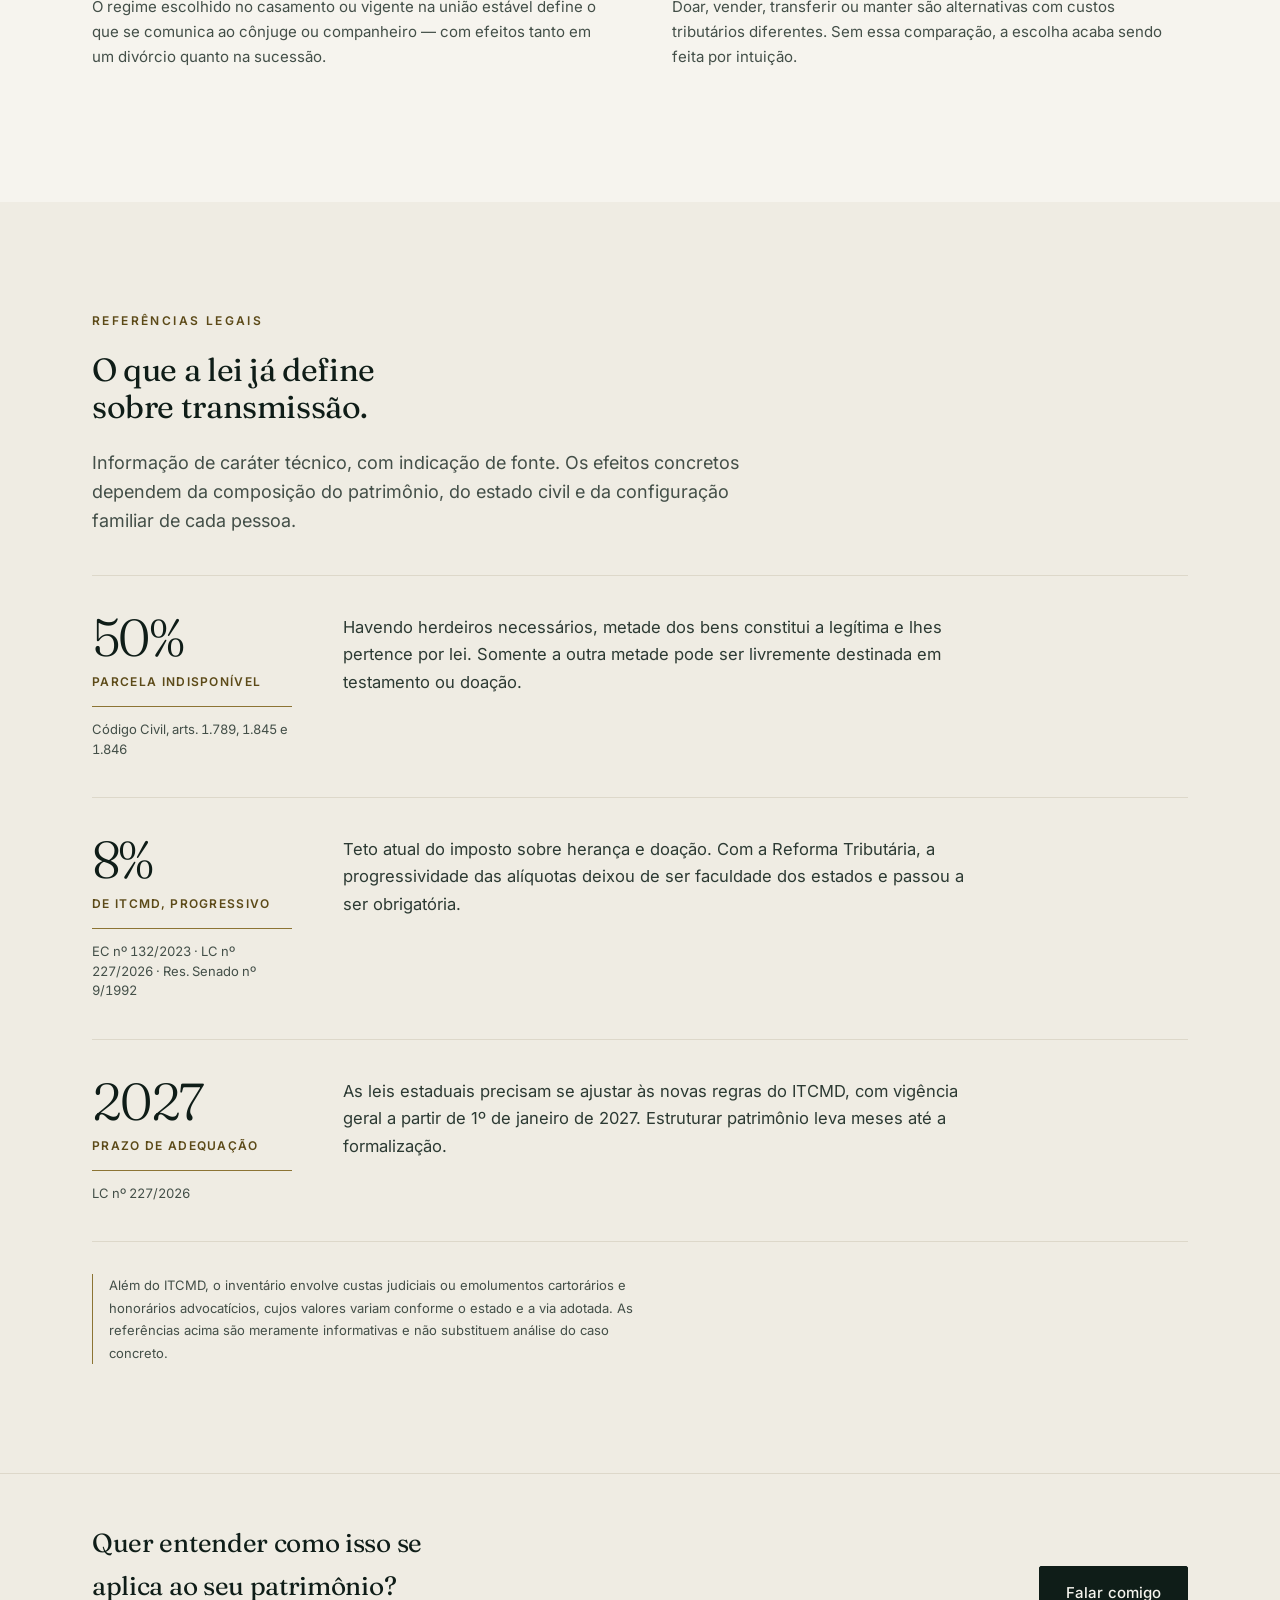
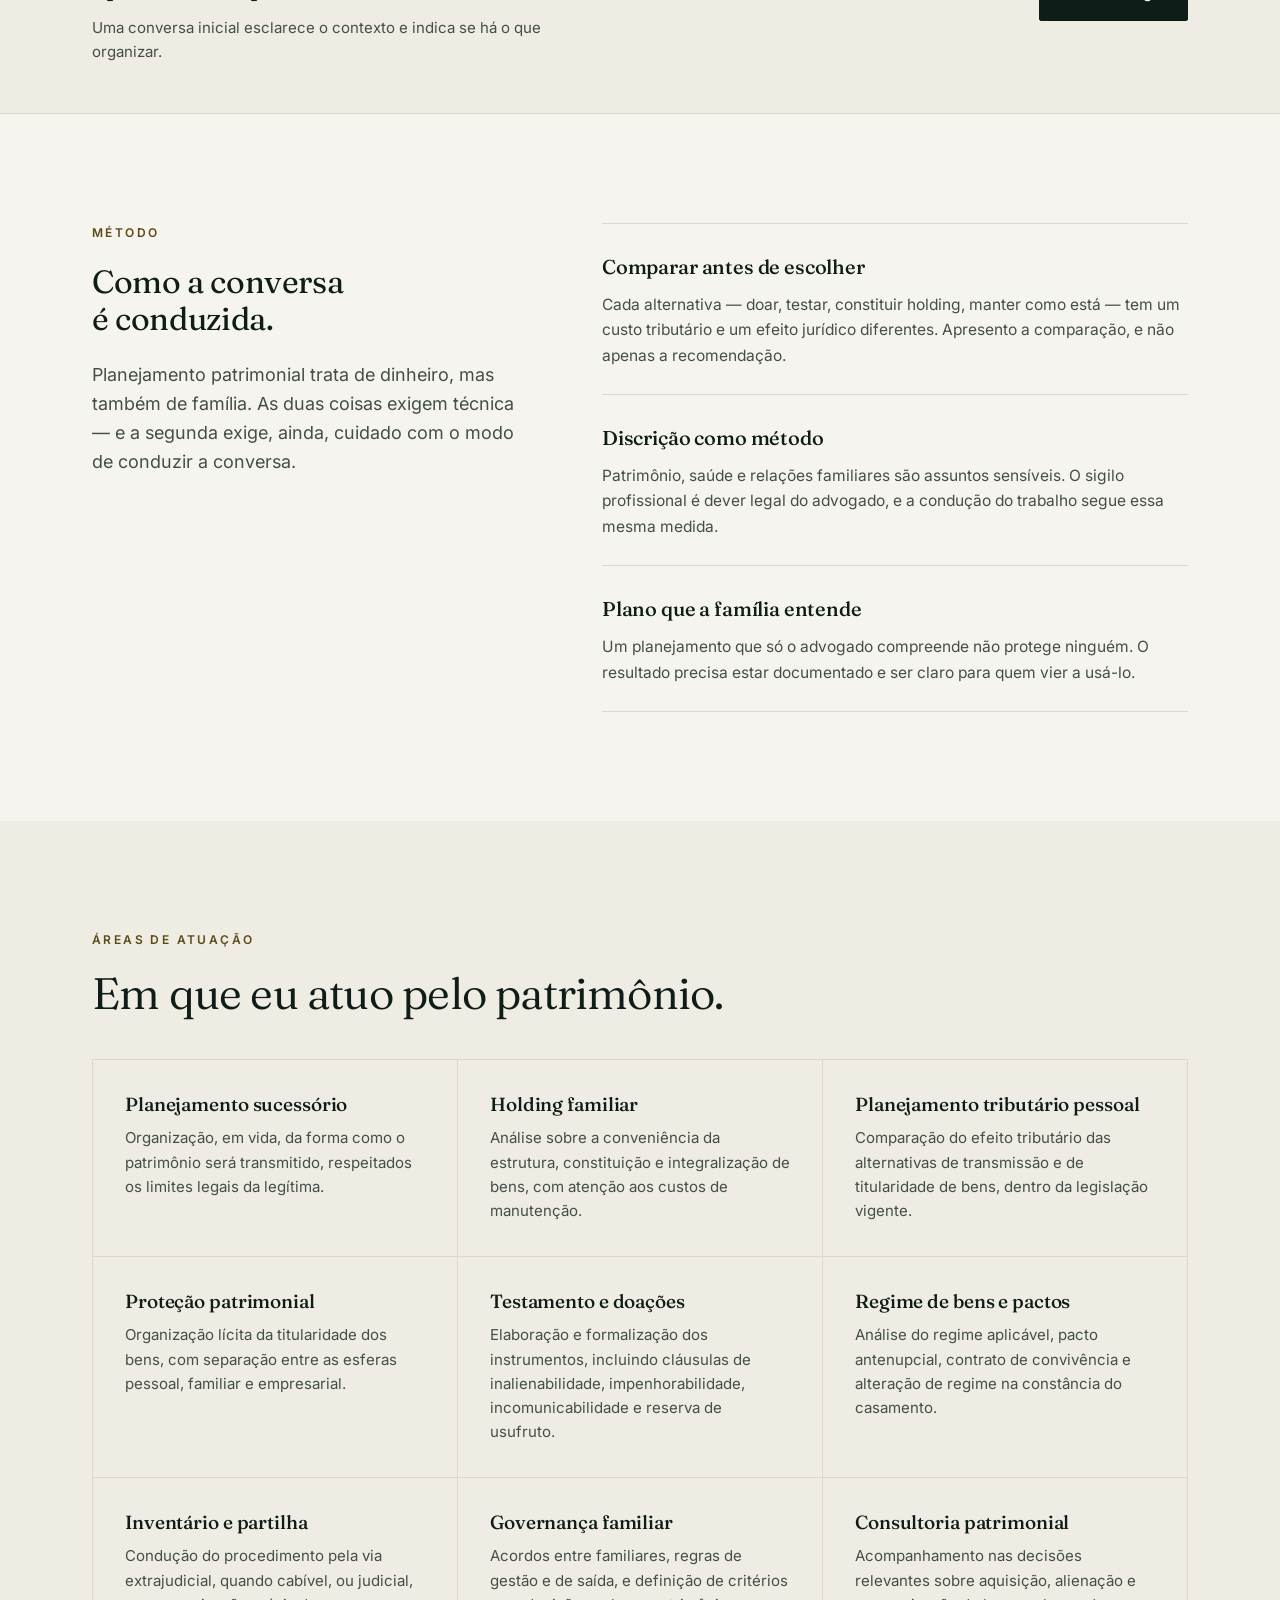
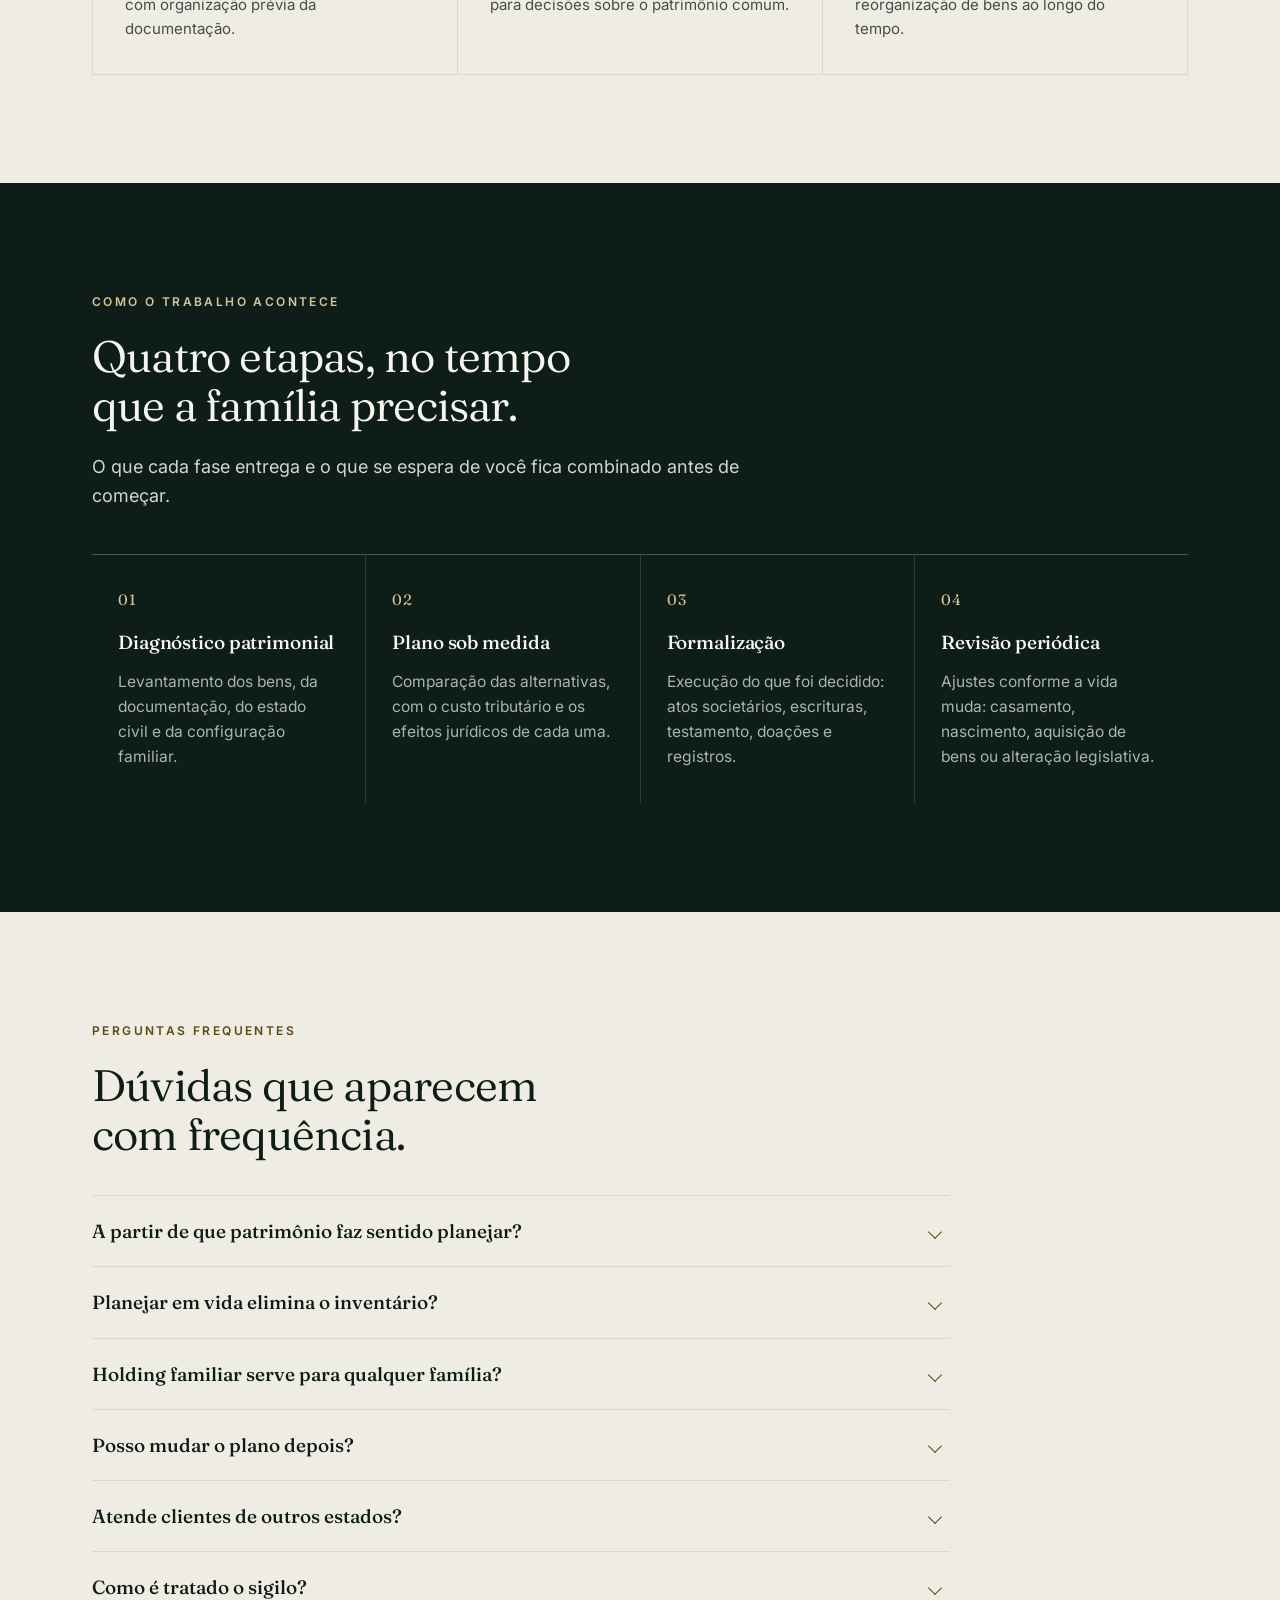
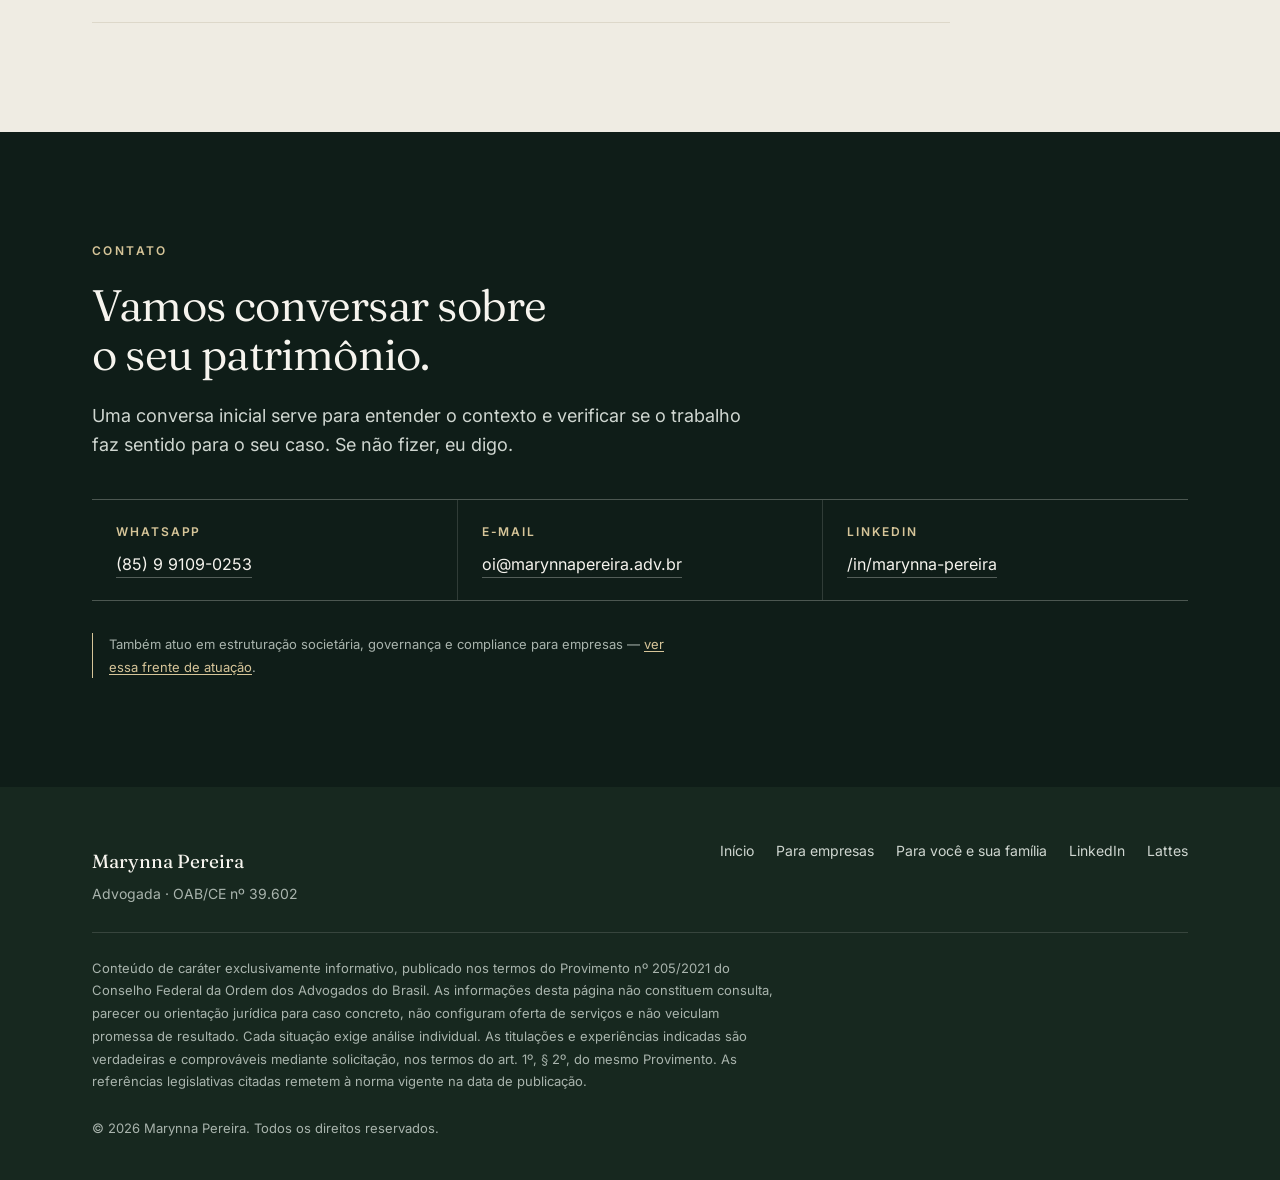
<file: patrimonio-e-sucessao/index.html>
<!DOCTYPE html>
<html lang="pt-BR">
<head>
<meta charset="utf-8">
<meta name="viewport" content="width=device-width, initial-scale=1">
<title>Planejamento patrimonial e sucessório | Marynna Pereira</title>
<meta name="description" content="Planejamento sucessório, holding familiar, proteção patrimonial, testamento, doações e regime de bens. O custo tributário de cada via, comparado.">
<link rel="preload" href="/fonts/fraunces-latin.7f9d191d.woff2" as="font" type="font/woff2" crossorigin>
<link rel="preload" href="/fonts/inter-latin.3100e775.woff2" as="font" type="font/woff2" crossorigin>
<meta name="author" content="Marynna Pereira">
<meta name="robots" content="index, follow, max-image-preview:large, max-snippet:-1, max-video-preview:-1">
<meta name="theme-color" content="#0F1D18">
<meta name="color-scheme" content="light">
<link rel="canonical" href="https://marynnapereira.adv.br/patrimonio-e-sucessao/">
<meta property="og:url" content="https://marynnapereira.adv.br/patrimonio-e-sucessao/">
<meta property="og:type" content="website">
<meta property="og:locale" content="pt_BR">
<meta property="og:title" content="Planejamento patrimonial e sucessório | Marynna Pereira">
<meta property="og:description" content="Planejamento sucessório, holding familiar, proteção patrimonial, testamento, doações e regime de bens. O custo tributário de cada via, comparado.">
<meta property="og:site_name" content="Marynna Pereira — Advocacia e Consultoria Jurídica">
<meta property="og:image" content="https://marynnapereira.adv.br/og/patrimonio-e-sucessao.png">
<meta property="og:image:type" content="image/png">
<meta property="og:image:width" content="1200">
<meta property="og:image:height" content="630">
<meta property="og:image:alt" content="Cartão da página de patrimônio e sucessão: o que se constrói numa vida se transmite segundo regras.">
<meta name="twitter:card" content="summary_large_image">
<meta name="twitter:title" content="Planejamento patrimonial e sucessório | Marynna Pereira">
<meta name="twitter:description" content="Planejamento sucessório, holding familiar, proteção patrimonial, testamento, doações e regime de bens. O custo tributário de cada via, comparado.">
<meta name="twitter:image" content="https://marynnapereira.adv.br/og/patrimonio-e-sucessao.png">
<meta name="twitter:image:alt" content="Cartão da página de patrimônio e sucessão: o que se constrói numa vida se transmite segundo regras.">
<link rel="icon" href="/favicon.ico" sizes="32x32">
<link rel="icon" href="/favicon.svg" type="image/svg+xml">
<link rel="apple-touch-icon" href="/apple-touch-icon.png">
<style>
@font-face{font-family:'Fraunces';font-style:normal;font-display:swap;font-weight:100 900;src:url(/fonts/fraunces-latin.7f9d191d.woff2) format('woff2');unicode-range:U+0000-00FF,U+0131,U+0152-0153,U+02BB-02BC,U+02C6,U+02DA,U+02DC,U+0304,U+0308,U+0329,U+2000-206F,U+20AC,U+2122,U+2191,U+2193,U+2212,U+2215,U+FEFF,U+FFFD;}@font-face{font-family:'Fraunces Fallback';font-style:normal;src:local('Georgia'), local('Times New Roman'), local('Liberation Serif'), local('Noto Serif');size-adjust:102.21%;ascent-override:95.69%;descent-override:24.95%;line-gap-override:0%;}@font-face{font-family:'Inter';font-style:normal;font-display:swap;font-weight:100 900;src:url(/fonts/inter-latin.3100e775.woff2) format('woff2');unicode-range:U+0000-00FF,U+0131,U+0152-0153,U+02BB-02BC,U+02C6,U+02DA,U+02DC,U+0304,U+0308,U+0329,U+2000-206F,U+20AC,U+2122,U+2191,U+2193,U+2212,U+2215,U+FEFF,U+FFFD;}@font-face{font-family:'Inter Fallback';font-style:normal;src:local('Arial'), local('Helvetica'), local('Liberation Sans'), local('Roboto');size-adjust:106.57%;ascent-override:90.9%;descent-override:22.63%;line-gap-override:0%;}
/* ============================================================
   Marynna Pereira — Advocacia e Consultoria Jurídica
   Sistema visual compartilhado

   Registro: instrumento jurídico. A afirmação fica na coluna
   de texto; a autoridade que a sustenta (lei, artigo, ano)
   fica na margem, separada por um fio. Esse par
   "margem / texto" é o motivo que se repete no site.
   ============================================================ */

:root{
  /* --- tinta e papel -------------------------------------- */
  --ink:#0F1D18;          /* verde-tinta, quase preto — superfícies escuras */
  --ink-2:#17281F;        /* um degrau acima: faixa e rodapé */
  --graphite:#2C3A33;     /* texto corrido sobre papel */
  --slate:#434F48;        /* texto secundário — 7,2:1 no papel mais escuro */
  --paper:#F6F4EE;        /* papel bone */
  --paper-2:#EFECE3;      /* seções alternadas */
  --brass:#5C4A18;        /* latão oxidado — acento sobre papel (7,8:1) */
  --brass-2:#8C7434;      /* apenas fios e bordas, nunca texto */
  --brass-soft:#D6C599;   /* acento sobre escuro (10:1) */
  --line:#DDD8CA;
  --line-dark:rgba(246,244,238,.14);
  --on-dark:#CFD6D0;      /* corpo sobre escuro */
  --on-dark-2:#A9B4AD;    /* secundário sobre escuro */

  /* --- medidas -------------------------------------------- */
  --radius:2px;
  --maxw:1160px;
  --margin-col:clamp(140px,17vw,200px);  /* coluna de margem das citações */
  --gutter:clamp(20px,4vw,32px);

  /* --- tipografia ----------------------------------------- */
  /* "… Fallback" é a fonte do sistema vestida com as métricas da fonte real
     (ver FALLBACKS em build.py): segura o texto no tamanho certo enquanto a
     real não chega. Se ela não existir no aparelho, a pilha segue normal. */
  --ff-display:"Fraunces","Fraunces Fallback",Georgia,"Times New Roman",serif;
  --ff-body:"Inter","Inter Fallback",-apple-system,BlinkMacSystemFont,"Segoe UI",Roboto,Helvetica,Arial,sans-serif;
  --t-label:12px;   /* etiquetas em caixa alta */
  --t-cite:13px;    /* citações e notas de margem */
  --t-aux:15px;     /* texto de apoio dentro de cartões */
  --t-body:17px;    /* corpo */
}

*,*::before,*::after{box-sizing:border-box}

html{
  scroll-behavior:smooth;
  /* iOS infla o corpo do texto ao girar o aparelho; a escala fica com o usuário */
  -webkit-text-size-adjust:100%;
  text-size-adjust:100%;
}
@media (prefers-reduced-motion:reduce){html{scroll-behavior:auto}}

body{
  margin:0;
  background:var(--paper);
  color:var(--graphite);
  font-family:var(--ff-body);
  font-size:var(--t-body);
  font-weight:400;
  line-height:1.65;
  -webkit-font-smoothing:antialiased;
  text-rendering:optimizeLegibility;
}

/* Fraunces varia de 100 a 900: o display é leve e grande,
   os títulos pequenos são densos. É o contraste de peso que
   dá voz à página — não o tamanho sozinho. */
h1,h2,h3,h4{
  font-family:var(--ff-display);
  color:var(--ink);
  margin:0;
  text-wrap:balance;
}

p{margin:0}
a{color:inherit}
img{max-width:100%;display:block}
ul,ol,dl,dd{margin:0;padding:0}
strong{font-weight:600}

/* foco visível em tudo que recebe teclado */
:focus-visible{
  outline:2px solid var(--brass);
  outline-offset:3px;
  border-radius:1px;
}
.on-ink :focus-visible,.hero :focus-visible,.strip :focus-visible,
.foot :focus-visible,.wa:focus-visible{outline-color:var(--brass-soft)}

/* fundo claro para destacar-se do cabeçalho escuro */
.pular{
  position:absolute;left:-9999px;top:0;z-index:200;
  background:var(--paper);color:var(--ink);border:1px solid var(--ink);
  padding:12px 20px;font-size:15px;font-weight:500;text-decoration:none;
}
.pular:focus{left:0}

/* ---------- estrutura ---------- */
/* o recuo nunca fica abaixo do entalhe da tela em paisagem */
.wrap{
  width:100%;max-width:var(--maxw);margin:0 auto;
  padding-left:max(var(--gutter),env(safe-area-inset-left));
  padding-right:max(var(--gutter),env(safe-area-inset-right));
}

section{padding:clamp(66px,8.5vw,116px) 0}
.sec-tight{padding:clamp(52px,6.5vw,84px) 0}

/* superfícies escuras */
.on-ink{background:var(--ink);color:var(--on-dark)}
.on-ink h1,.on-ink h2,.on-ink h3,.hero h1{color:var(--paper)}
.on-ink .lead,.hero .lead{color:var(--on-dark)}

/* ---------- tipografia utilitária ---------- */
.eyebrow{
  font-size:var(--t-label);
  letter-spacing:.2em;
  text-transform:uppercase;
  font-weight:600;
  color:var(--brass);
  margin:0 0 20px;
}
.on-ink .eyebrow,.hero .eyebrow{color:var(--brass-soft)}

.h-xl{font-size:clamp(37px,5.6vw,62px);font-weight:300;line-height:1.06;letter-spacing:-.022em}
.h-lg{font-size:clamp(29px,4vw,44px);font-weight:350;line-height:1.12;letter-spacing:-.018em}
.h-md{font-size:clamp(24px,2.8vw,32px);font-weight:400;line-height:1.18;letter-spacing:-.012em}

.lead{font-size:clamp(17px,1.4vw,19.5px);line-height:1.62;color:var(--slate);max-width:60ch}
.lead a{color:var(--brass);text-decoration:underline;text-underline-offset:3px}
.on-ink .lead a,.hero .lead a{color:var(--brass-soft)}
.lead-wide{max-width:none}
.lead + .lead{margin-top:18px}
h1 + .lead,h2 + .lead{margin-top:clamp(16px,1.7vw,22px)}
.measure{max-width:20ch}
.measure-wide{max-width:26ch}

/* números sempre alinhados: anos, percentuais, artigos de lei */
.cite,.yr,.strip .k,.fact .big{font-variant-numeric:tabular-nums;font-feature-settings:"tnum" 1}

.rule{width:52px;height:1px;background:var(--brass-2);margin:0 0 24px}
.on-ink .rule,.hero .rule{background:var(--brass-soft)}

/* ---------- trilha de navegação ----------
   Ocupa a linha da sobrancelha em vez de uma linha nova: o rastro é a
   própria etiqueta da página, com a origem à frente. O alvo de toque do
   link cresce por padding e volta por margem — a altura da linha não muda. */
.crumbs ol{list-style:none;display:flex;flex-wrap:wrap;align-items:center;gap:0 10px}
.crumbs li{display:flex;align-items:center;gap:0 10px}
.crumbs li + li::before{content:"/";color:var(--brass-soft);font-weight:400}
.crumbs a{
  /* 44px de alvo sem mudar a altura da linha: o padding cresce, a margem devolve */
  display:inline-block;padding:12px 0;margin:-12px 0;
  text-decoration:none;color:var(--on-dark-2);
  border-bottom:1px solid transparent;transition:color .2s,border-color .2s;
}
.crumbs a:hover{color:var(--paper);border-bottom-color:var(--brass-soft)}
@media (prefers-reduced-motion:reduce){.crumbs a{transition:none}}

/* nota de rodapé de seção — texto legal recuado */
.note{
  font-size:var(--t-cite);color:var(--slate);line-height:1.72;
  border-left:1px solid var(--brass-2);padding-left:16px;margin-top:32px;max-width:72ch;
}
.on-ink .note,.hero .note{border-left-color:var(--brass-soft);color:var(--on-dark-2)}
.note a{color:var(--brass);text-decoration:underline;text-underline-offset:2px}
.on-ink .note a,.hero .note a{color:var(--brass-soft)}

/* ---------- cabeçalho ---------- */
.site-head{
  position:sticky;top:0;z-index:60;
  background:var(--paper);
  border-bottom:1px solid var(--line);
}
.site-head.on-dark{background:var(--ink);border-bottom:1px solid rgba(140,116,52,.4)}
/* marca à esquerda; navegação e botão formam um bloco à direita */
.head-in{display:flex;align-items:center;gap:24px;min-height:72px}
.brand{margin-right:auto}

.brand{display:flex;align-items:center;gap:13px;text-decoration:none}
.mono{
  width:36px;height:36px;flex:none;
  border:1px solid var(--brass-2);
  display:grid;place-items:center;
  font-family:var(--ff-display);font-weight:500;font-size:13px;letter-spacing:.06em;
  color:var(--brass);
}
.on-dark .mono{border-color:var(--brass-soft);color:var(--brass-soft)}
.brand-name{
  display:block;font-family:var(--ff-display);font-weight:500;
  font-size:18px;letter-spacing:0;line-height:1.15;color:var(--ink);
}
.brand-role{
  display:block;font-size:11px;letter-spacing:.13em;text-transform:uppercase;
  color:var(--slate);margin-top:3px;
}
.on-dark .brand-name{color:var(--paper)}
.on-dark .brand-role{color:var(--brass-soft)}

.nav{display:flex;align-items:center;gap:26px}
/* o fio do link vive num pseudo-elemento: assim o alvo de toque pode
   crescer no celular sem que o sublinhado descole do texto */
.nav a{
  position:relative;text-decoration:none;font-size:15px;color:var(--slate);
  padding:4px 0;transition:color .2s;
}
.nav a::after{
  content:"";position:absolute;left:0;right:0;bottom:0;height:1px;
  background:transparent;transition:background-color .2s;
}
.nav a:hover{color:var(--ink)}
.nav a:hover::after{background:var(--brass-2)}
.nav a[aria-current="page"]{color:var(--ink)}
.nav a[aria-current="page"]::after{background:var(--brass)}
.on-dark .nav a{color:var(--on-dark)}
.on-dark .nav a:hover{color:var(--paper)}
.on-dark .nav a[aria-current="page"]{color:var(--paper)}
.on-dark .nav a:hover::after,
.on-dark .nav a[aria-current="page"]::after{background:var(--brass-soft)}
@media (prefers-reduced-motion:reduce){.nav a::after{transition:none}}

/* Sem menu escondido no celular. O cabeçalho é fixo, então cada pixel
   dele é pixel que a página perde: marca e Contato dividem a primeira
   linha, os dois destinos ocupam a segunda. */
@media (max-width:780px){
  /* padding lateral vem de .wrap e não pode ser zerado; só o vertical entra aqui */
  .head-in{
    display:grid;
    grid-template-columns:minmax(0,1fr) auto;
    grid-template-areas:
      "brand cta"
      "nav   nav";
    align-items:center;gap:0;min-height:0;padding-top:11px;
  }
  .brand{grid-area:brand;margin-right:0;padding-bottom:11px}
  .head-cta{grid-area:cta;justify-self:end;margin-bottom:11px}
  .nav{
    grid-area:nav;gap:0 22px;flex-wrap:wrap;
    border-top:1px solid var(--line);
  }
  .on-dark .nav{border-top-color:var(--line-dark)}
  /* 45px de altura tocável, com o fio ainda a 3px do texto */
  .nav a{font-size:14px;white-space:nowrap;padding:11px 0}
  .nav a::after{bottom:8px}
  /* dois seletores para vencer o .btn-sm declarado mais abaixo */
  .head-cta.btn-sm{padding:12px 18px}
}
/* Ao lado do botão Contato, o cargo inteiro não cabe numa linha em tela de
   telefone e quebra no meio da expressão. Como o cabeçalho é fixo, cada
   linha dele custa a página toda: sobra "Advogada", e a qualificação
   completa continua no herói e no rodapé. 424px é onde o texto inteiro
   volta a caber ao lado do botão — daí o corte em 423. */
@media (max-width:423px){.brand-role-x{display:none}}
/* 320px: nem o nome cabe ao lado do botão em corpo cheio */
@media (max-width:360px){
  .mono{width:32px;height:32px;font-size:12px}
  .brand{gap:10px}
  .brand-name{font-size:16px}
  .head-cta.btn-sm{padding:12px 14px;font-size:13.5px}
  .nav{gap:0 18px}
}
/* deitado, a tela tem altura de sobra em nada: o cabeçalho sai do caminho */
@media (max-width:900px) and (max-height:520px){
  .site-head{position:static}
}

/* ---------- botões ---------- */
.btn{
  display:inline-flex;align-items:center;gap:10px;
  padding:14px 26px;border-radius:var(--radius);
  font-size:15px;font-weight:500;letter-spacing:.005em;
  text-decoration:none;border:1px solid transparent;
  transition:background .2s,color .2s,border-color .2s;
}
.btn-primary{background:var(--ink);color:var(--paper);border-color:var(--ink)}
.btn-primary:hover{background:var(--brass)}
/* usado só quando build.py gera um cabeçalho claro (dark_head=False) */
.btn-ghost{border-color:var(--ink);color:var(--ink)}
.btn-ghost:hover{background:var(--ink);color:var(--paper)}
.btn-light{background:var(--paper);color:var(--ink);border-color:var(--paper)}
.btn-light:hover{background:#fff}
.btn-outline-light{border-color:rgba(246,244,238,.45);color:var(--paper)}
.btn-outline-light:hover{background:rgba(246,244,238,.1);border-color:var(--paper)}
.btn-sm{padding:9px 17px;font-size:14px}
.btn-row{display:flex;flex-wrap:wrap;gap:14px;margin-top:36px}

/* ---------- herói ---------- */
.hero{
  background:var(--ink);
  color:var(--on-dark);
  padding:clamp(66px,10vw,132px) 0 clamp(58px,8vw,104px);
}
.hero h1{color:var(--paper)}
.hero .lead{color:var(--on-dark);max-width:54ch;margin-top:26px}
.hero-grid{
  display:grid;grid-template-columns:1.3fr .7fr;
  gap:clamp(36px,6vw,84px);align-items:end;
}
@media (max-width:900px){.hero-grid{grid-template-columns:1fr;align-items:start}}

/* ficha do herói: mesma lógica de margem, virada na vertical */
.signature{border-left:1px solid var(--line-dark);padding-left:26px}
.signature .nm{font-family:var(--ff-display);font-weight:400;font-size:23px;color:var(--paper);line-height:1.2}
.signature .rl{font-size:13.5px;color:var(--brass-soft);margin-top:7px;line-height:1.5}
.signature ul{list-style:none;margin:20px 0 0}
.signature li{
  font-size:14px;color:var(--on-dark-2);
  padding:9px 0;border-top:1px solid var(--line-dark);
}
@media (max-width:900px){.signature{margin-top:44px}}

/* entrada do herói: o único momento animado do site */
@media (prefers-reduced-motion:no-preference){
  .hero-enter > *{animation:entra .75s cubic-bezier(.22,.61,.36,1) backwards}
  .hero-enter > :nth-child(1){animation-delay:.05s}
  .hero-enter > :nth-child(2){animation-delay:.13s}
  .hero-enter > :nth-child(3){animation-delay:.21s}
  .hero-enter > :nth-child(4){animation-delay:.32s}
  .hero-enter > :nth-child(5){animation-delay:.43s}
  .hero-grid > .signature{animation:entra .75s cubic-bezier(.22,.61,.36,1) .54s backwards}
}
@keyframes entra{from{opacity:0;transform:translateY(14px)}to{opacity:1;transform:none}}
.strip .k{font-family:var(--ff-display);font-weight:400;font-size:20px;color:var(--paper);line-height:1.25}
/* Ao reduzir as colunas, o fio que separava lado a lado passa a separar
   de cima para baixo — e o que sobrava na beira da tela sai. */
@media (max-width:820px){
  .strip-in{grid-template-columns:repeat(2,1fr);border-left:none}
  .strip .item{padding:20px var(--gutter);border-top:1px solid var(--line-dark)}
  .strip .item:nth-child(-n+2){border-top:none}
  .strip .item:nth-child(2n){border-right:none}
}

/* ---------- bifurcação (home) ---------- */
.fork{display:grid;grid-template-columns:1fr 1fr;gap:20px;margin-top:44px}
@media (max-width:840px){.fork{grid-template-columns:1fr}}
.fork-card{
  display:block;text-decoration:none;color:inherit;
  background:#fff;border:1px solid var(--line);
  padding:clamp(28px,3.4vw,44px);
  position:relative;
  transition:border-color .25s,box-shadow .25s;
}
.fork-card::before{
  content:"";position:absolute;left:-1px;top:0;bottom:0;width:2px;
  background:var(--brass);transform:scaleY(0);transform-origin:top;transition:transform .3s ease;
}
.fork-card:hover{border-color:var(--brass-2);box-shadow:0 16px 40px -30px rgba(15,29,24,.5)}
.fork-card:hover::before,.fork-card:focus-visible::before{transform:scaleY(1)}
.fork-card .tag{
  display:block;font-size:var(--t-label);letter-spacing:.16em;text-transform:uppercase;
  color:var(--brass);font-weight:600;
}
.fork-card h3{margin:15px 0 13px;font-size:clamp(23px,2.6vw,30px);font-weight:400;line-height:1.16;letter-spacing:-.014em}
.fork-card p{color:var(--slate);font-size:16px;line-height:1.6}
.fork-card ul{list-style:none;margin:22px 0 0;display:flex;flex-wrap:wrap;gap:7px}
.fork-card li{
  font-size:13px;color:var(--slate);
  border:1px solid var(--line);padding:5px 11px;background:var(--paper);
}
.fork-card .go{
  margin-top:26px;display:inline-flex;align-items:center;gap:9px;
  font-size:15px;font-weight:500;color:var(--brass);
}
.fork-card .go svg{transition:transform .25s}
.fork-card:hover .go svg{transform:translateX(5px)}
@media (prefers-reduced-motion:reduce){
  .fork-card::before{transition:none}
  .fork-card .go svg{transition:none}
}

/* ---------- referências legais: o motivo margem / texto ----
   A afirmação ocupa a coluna larga. O número, o rótulo e a
   fonte legal ficam na margem, presos por um fio — como a
   nota marginal de um instrumento. -------------------------- */
.facts{background:var(--paper-2)}
/* Três afirmações empilhadas, não lado a lado: cada uma precisa da
   margem inteira para que o número, o rótulo e a fonte legal caibam
   ali sem espremer o texto. */
.facts-grid{border-bottom:1px solid var(--line);margin-top:40px}
.fact{
  display:grid;align-content:start;
  grid-template-columns:var(--margin-col) minmax(0,58ch);
  column-gap:clamp(26px,4vw,56px);
  padding:clamp(28px,3.2vw,38px) 0;
  border-top:1px solid var(--line);
  grid-template-areas:
    "num  txt"
    "lbl  txt"
    "cite txt";
}
.fact .big{
  grid-area:num;
  font-family:var(--ff-display);font-weight:300;
  font-size:clamp(38px,4.4vw,52px);color:var(--ink);line-height:.9;letter-spacing:-.03em;
}
.fact .lbl{
  grid-area:lbl;
  font-size:var(--t-label);letter-spacing:.11em;text-transform:uppercase;
  color:var(--brass);margin-top:12px;font-weight:600;line-height:1.45;
}
.fact .txt{grid-area:txt;font-size:16.5px;color:var(--graphite);line-height:1.66}
.fact .cite{
  grid-area:cite;align-self:start;
  font-style:normal;font-size:var(--t-cite);color:var(--slate);line-height:1.5;
  margin-top:16px;padding-top:13px;border-top:1px solid var(--brass-2);
}
/* margem estreita demais para segurar a nota: ela volta para baixo do texto */
@media (max-width:620px){
  .fact{
    grid-template-columns:1fr;
    grid-template-areas:"num" "lbl" "txt" "cite";
  }
  .fact .txt{margin-top:20px}
  .fact .cite{margin-top:16px}
}

/* ---------- lista de pontos de atenção ----------
   Sem numeração: não é uma sequência, é um conjunto. */
.checklist{display:grid;grid-template-columns:repeat(2,1fr);gap:0 clamp(32px,5vw,72px);margin-top:44px}
@media (max-width:820px){.checklist{grid-template-columns:1fr}}
.checklist > li{list-style:none;padding:24px 0;border-top:1px solid var(--line)}
.checklist h3{font-size:19px;font-weight:500;line-height:1.3;margin-bottom:9px;letter-spacing:-.006em}
.checklist p{font-size:var(--t-aux);color:var(--slate);line-height:1.64}

/* ---------- método / princípios ---------- */
.split{display:grid;grid-template-columns:.85fr 1.15fr;gap:clamp(32px,6vw,80px);align-items:start}
@media (max-width:900px){.split{grid-template-columns:1fr}}
.principles{list-style:none}
.principles li{padding:26px 0;border-top:1px solid var(--line)}
.principles li:last-child{border-bottom:1px solid var(--line)}
.principles h3{font-size:20px;font-weight:500;margin-bottom:9px;letter-spacing:-.008em}
.principles p{font-size:15.5px;color:var(--slate);line-height:1.64}

/* ---------- áreas de atuação ---------- */
.grid{
  display:grid;gap:1px;background:var(--line);
  border:1px solid var(--line);margin-top:40px;list-style:none;
}
.grid-3{grid-template-columns:repeat(3,1fr)}
@media (max-width:900px){.grid-3{grid-template-columns:repeat(2,1fr)}}
@media (max-width:620px){.grid-3{grid-template-columns:1fr}}
.cell{background:var(--paper);padding:clamp(24px,2.6vw,32px);transition:background .25s}
.facts .cell{background:var(--paper-2)}
.cell:hover,.facts .cell:hover{background:#fff}
.cell h3{font-size:19px;font-weight:500;margin-bottom:10px;letter-spacing:-.006em;line-height:1.3}
.cell p{font-size:var(--t-aux);line-height:1.62;color:var(--slate)}

/* ---------- etapas: aqui a numeração informa mesmo ----------
   São quatro fases em ordem, e a ordem importa. */
.steps-grid{
  display:grid;grid-template-columns:repeat(4,1fr);gap:1px;
  background:var(--line-dark);border-top:1px solid var(--line-dark);margin-top:44px;
  list-style:none;counter-reset:etapa;
}
@media (max-width:880px){.steps-grid{grid-template-columns:repeat(2,1fr)}}
@media (max-width:540px){.steps-grid{grid-template-columns:1fr}}
.step{background:var(--ink);padding:30px 26px 34px;counter-increment:etapa}
.step::before{
  content:counter(etapa,decimal-leading-zero);
  font-family:var(--ff-display);font-weight:400;font-size:15px;
  color:var(--brass-soft);letter-spacing:.08em;font-variant-numeric:tabular-nums;
}
.step h3{font-size:19px;font-weight:500;color:var(--paper);margin:14px 0 10px;letter-spacing:-.006em}
.step p{font-size:15.5px;color:var(--on-dark-2);line-height:1.62}

/* ---------- perguntas frequentes ---------- */
.faq{max-width:78ch;margin-top:36px}
.faq details{border-top:1px solid var(--line)}
.faq details:last-of-type{border-bottom:1px solid var(--line)}
.faq summary{
  list-style:none;cursor:pointer;padding:22px 48px 22px 0;position:relative;
  font-family:var(--ff-display);font-weight:500;font-size:19px;line-height:1.38;color:var(--ink);
  transition:color .2s;
}
.faq summary::-webkit-details-marker{display:none}
.faq summary:hover{color:var(--brass)}
.faq summary::after{
  content:"";position:absolute;right:10px;top:31px;
  width:10px;height:10px;
  border-right:1.5px solid var(--brass);border-bottom:1.5px solid var(--brass);
  transform:rotate(45deg);transition:transform .25s;
}
.faq details[open] summary::after{transform:rotate(-135deg);top:35px}
@media (prefers-reduced-motion:reduce){.faq summary::after{transition:none}}
.faq .ans{padding:0 48px 24px 0;font-size:15.5px;color:var(--slate);line-height:1.68}
/* a seta só existe no resumo: a resposta não precisa reservar a coluna dela */
@media (max-width:620px){
  .faq summary{padding-right:38px;font-size:18px}
  .faq summary::after{right:4px}
  .faq .ans{padding-right:0}
}

/* ---------- chamada intermediária ---------- */
.mid-cta{
  background:var(--paper-2);
  border-top:1px solid var(--line);border-bottom:1px solid var(--line);
  padding:clamp(32px,4.2vw,48px) 0;
}
.mid-cta-in{display:flex;align-items:center;justify-content:space-between;gap:28px;flex-wrap:wrap}
.mid-cta h2{font-size:clamp(21px,2.3vw,26px);font-weight:400;max-width:28ch;letter-spacing:-.012em}
.mid-cta p{font-size:var(--t-aux);color:var(--slate);margin-top:8px;max-width:50ch}

/* ---------- contato ---------- */
.cta{background:var(--ink);color:var(--on-dark)}
.contact-list{
  list-style:none;margin:40px 0 0;display:grid;grid-template-columns:repeat(3,1fr);gap:1px;
  background:var(--line-dark);border-top:1px solid var(--line-dark);border-bottom:1px solid var(--line-dark);
}
@media (max-width:760px){.contact-list{grid-template-columns:1fr}}
.contact-list li{background:var(--ink);padding:22px 24px}
.contact-list .k{
  font-size:var(--t-label);letter-spacing:.16em;text-transform:uppercase;
  color:var(--brass-soft);font-weight:600;
}
.contact-list a{
  display:inline-block;margin-top:9px;font-size:16px;color:var(--paper);text-decoration:none;
  border-bottom:1px solid rgba(246,244,238,.3);transition:border-color .2s;
}
.contact-list a:hover{border-bottom-color:var(--brass-soft)}
/* o alvo cresce por cima do texto: o fio continua rente à palavra */
@media (max-width:780px){
  .contact-list li{padding:16px 20px}
  .contact-list a{margin-top:0;padding:14px 0 3px}
}

/* ---------- rodapé ---------- */
.foot{background:var(--ink-2);color:var(--on-dark-2);padding:52px 0 40px;font-size:14px}
.foot a{color:var(--on-dark);text-decoration:none;border-bottom:1px solid rgba(246,244,238,.28)}
.foot a:hover{color:var(--paper);border-bottom-color:var(--brass-soft)}
.foot-top{
  display:flex;justify-content:space-between;gap:32px;flex-wrap:wrap;
  padding-bottom:26px;border-bottom:1px solid var(--line-dark);
}
.foot .idn{font-family:var(--ff-display);font-weight:400;font-size:19px;color:var(--paper)}
.foot-id p{margin-top:7px;line-height:1.6}
.foot-nav{display:flex;gap:22px;flex-wrap:wrap}
.foot-nav a{border-bottom:none}
/* no celular a lista do rodapé é o menu de verdade: precisa de alvo */
@media (max-width:780px){
  /* o alvo cresce para os lados e o vão diminui na mesma medida: o
     espaçamento visto continua 24px, o dedo ganha 12px */
  .foot-nav{gap:0 12px}
  .foot-nav a{padding:11px 6px}
}
.disclaimer{margin-top:24px;font-size:13px;line-height:1.75;color:var(--on-dark-2);max-width:86ch}

/* ---------- atalho de WhatsApp ---------- */
.wa{
  position:fixed;z-index:80;
  right:max(20px,env(safe-area-inset-right));
  bottom:max(20px,env(safe-area-inset-bottom));
  display:inline-flex;align-items:center;gap:9px;
  background:var(--ink);color:var(--paper);text-decoration:none;
  padding:12px 18px;border:1px solid var(--brass-2);border-radius:var(--radius);
  font-size:14.5px;font-weight:500;
  box-shadow:0 14px 34px -18px rgba(15,29,24,.75);
  transition:background .2s;
}
.wa:hover{background:var(--brass)}
/* o botão flutua sobre o rodapé: reserva o espaço dele */
.foot{padding-bottom:calc(96px + env(safe-area-inset-bottom,0px))}
@media (min-width:900px){.foot{padding-bottom:40px}}

/* No telefone o atalho vira disco, só o símbolo.
   Com o rótulo, ele media 141px de largura e cobria a metade direita de um
   dos botões do herói em tela estreita (320px) ou baixa (640px de altura).
   Como flutua por cima, o toque ia para o WhatsApp em vez do destino mirado.
   Encolher é o que resolve: elemento fixo cobre o pé da tela em qualquer
   rolagem, então reservar espaço no fim do documento não adiantaria — o
   choque é com o herói, no topo. O nome fica no aria-label. */
@media (max-width:560px){
  .wa{
    right:max(16px,env(safe-area-inset-right));
    bottom:max(16px,env(safe-area-inset-bottom));
    width:56px;height:56px;padding:0;
    justify-content:center;
    border-radius:50%;
    gap:0;
  }
  /* o nome continua no aria-label, que é o que o leitor de tela anuncia */
  .wa-t{display:none}
  .wa svg{width:23px;height:23px}
}

/* ---------- aparelhos de toque ----------
   Tablet largo cai no cabeçalho de desktop, mas continua sendo dedo e não
   ponteiro. Quem decide o tamanho do alvo aqui é o apontador, não a largura.
   Vem por último de propósito: precisa vencer as regras acima. */
@media (pointer:coarse){
  .nav a{padding:11px 0}
  .nav a::after{bottom:8px}
  .head-cta.btn-sm{padding:12px 18px}
  .foot-nav{gap:0 12px}
  .foot-nav a{padding:11px 6px}
  .contact-list a{margin-top:0;padding:14px 0 3px}
}

/* ---------- impressão ---------- */
@media print{
  .site-head,.wa,.mid-cta,.pular,.btn-row,.fork-card .go{display:none}
  *{background:#fff!important;color:#000!important;box-shadow:none!important}
  body{font-size:11pt;line-height:1.5}
  .hero{padding:0 0 24pt}
  section{padding:18pt 0;break-inside:avoid}
  .faq details{display:block}
  .faq .ans{display:block!important}
  a[href^="http"]::after{content:" (" attr(href) ")";font-size:9pt;color:#444!important}
}

</style>
<script type="application/ld+json">
{
  "@context": "https://schema.org",
  "@graph": [
    {
      "@type": "Person",
      "@id": "https://marynnapereira.adv.br/#marynna",
      "name": "Marynna Pereira",
      "jobTitle": "Advogada",
      "knowsLanguage": [
        "pt-BR",
        "en",
        "es",
        "fr",
        "zh"
      ],
      "knowsAbout": [
        "Direito societário",
        "Planejamento patrimonial",
        "Planejamento sucessório",
        "Direito tributário",
        "Governança corporativa",
        "Compliance",
        "LGPD"
      ],
      "alumniOf": {
        "@type": "CollegeOrUniversity",
        "name": "Universidade de Fortaleza (UNIFOR)"
      },
      "hasCredential": [
        {
          "@type": "EducationalOccupationalCredential",
          "credentialCategory": "Inscrição profissional",
          "identifier": "OAB/CE nº 39.602",
          "recognizedBy": {
            "@type": "Organization",
            "name": "Ordem dos Advogados do Brasil — Seccional Ceará"
          }
        },
        {
          "@type": "EducationalOccupationalCredential",
          "credentialCategory": "Mestrado",
          "name": "Mestrado em Direito Constitucional",
          "recognizedBy": {
            "@type": "CollegeOrUniversity",
            "name": "Universidade de Fortaleza (UNIFOR)"
          }
        }
      ],
      "sameAs": [
        "https://www.linkedin.com/in/marynna-pereira",
        "https://lattes.cnpq.br/7021509895045643"
      ],
      "worksFor": {
        "@id": "https://marynnapereira.adv.br/#banca"
      },
      "url": "https://marynnapereira.adv.br/"
    },
    {
      "@type": "Attorney",
      "@id": "https://marynnapereira.adv.br/#banca",
      "name": "Marynna Pereira — Advocacia e Consultoria Jurídica",
      "description": "Advocacia e consultoria jurídica preventiva: estruturação societária, planejamento patrimonial e sucessório, governança e compliance. Risco e custo lado a lado.",
      "address": {
        "@type": "PostalAddress",
        "addressLocality": "Fortaleza",
        "addressRegion": "CE",
        "addressCountry": "BR"
      },
      "telephone": "+5585991090253",
      "email": "oi@marynnapereira.adv.br",
      "areaServed": {
        "@type": "Country",
        "name": "Brasil"
      },
      "knowsAbout": [
        "Direito societário",
        "Planejamento patrimonial",
        "Planejamento sucessório",
        "Direito tributário",
        "Governança corporativa",
        "Compliance",
        "LGPD"
      ],
      "knowsLanguage": [
        "pt-BR",
        "en",
        "es",
        "fr",
        "zh"
      ],
      "sameAs": [
        "https://www.linkedin.com/in/marynna-pereira",
        "https://lattes.cnpq.br/7021509895045643"
      ],
      "founder": {
        "@id": "https://marynnapereira.adv.br/#marynna"
      },
      "employee": {
        "@id": "https://marynnapereira.adv.br/#marynna"
      },
      "url": "https://marynnapereira.adv.br/",
      "image": {
        "@type": "ImageObject",
        "url": "https://marynnapereira.adv.br/og/home.png",
        "width": 1200,
        "height": 630
      }
    },
    {
      "@type": "WebSite",
      "@id": "https://marynnapereira.adv.br/#site",
      "name": "Marynna Pereira — Advocacia e Consultoria Jurídica",
      "inLanguage": "pt-BR",
      "publisher": {
        "@id": "https://marynnapereira.adv.br/#banca"
      },
      "url": "https://marynnapereira.adv.br/"
    },
    {
      "@type": [
        "WebPage",
        "FAQPage"
      ],
      "@id": "https://marynnapereira.adv.br/patrimonio-e-sucessao/#pagina",
      "name": "Planejamento patrimonial e sucessório | Marynna Pereira",
      "description": "Planejamento sucessório, holding familiar, proteção patrimonial, testamento, doações e regime de bens. O custo tributário de cada via, comparado.",
      "inLanguage": "pt-BR",
      "isPartOf": {
        "@id": "https://marynnapereira.adv.br/#site"
      },
      "about": {
        "@id": "https://marynnapereira.adv.br/#banca"
      },
      "url": "https://marynnapereira.adv.br/patrimonio-e-sucessao/",
      "primaryImageOfPage": {
        "@type": "ImageObject",
        "url": "https://marynnapereira.adv.br/og/patrimonio-e-sucessao.png",
        "width": 1200,
        "height": 630,
        "caption": "Cartão da página de patrimônio e sucessão: o que se constrói numa vida se transmite segundo regras."
      },
      "dateModified": "2026-08-02",
      "breadcrumb": {
        "@id": "https://marynnapereira.adv.br/patrimonio-e-sucessao/#trilha"
      },
      "mainEntity": [
        {
          "@type": "Question",
          "name": "A partir de que patrimônio faz sentido planejar?",
          "acceptedAnswer": {
            "@type": "Answer",
            "text": "Não há um valor de corte. O que determina a utilidade do planejamento é a complexidade: número e natureza dos bens, existência de imóveis em mais de um estado, participação em empresas, filhos de relações diferentes, união estável não formalizada. Um patrimônio modesto e bem documentado pode dispensar estrutura; um patrimônio médio e desorganizado costuma justificar atenção."
          }
        },
        {
          "@type": "Question",
          "name": "Planejar em vida elimina o inventário?",
          "acceptedAnswer": {
            "@type": "Answer",
            "text": "Nem sempre elimina, mas costuma reduzir bastante o que resta a inventariar e o tempo do procedimento. Bens já transferidos em vida por doação com reserva de usufruto, ou integralizados em holding, seguem regras próprias. O que sobra fora dessas estruturas continua sujeito à partilha. O objetivo é que a família saiba de antemão o que vai acontecer, e não descubra depois."
          }
        },
        {
          "@type": "Question",
          "name": "Holding familiar serve para qualquer família?",
          "acceptedAnswer": {
            "@type": "Answer",
            "text": "Não. A holding tem custo de constituição, obrigações contábeis permanentes e tributação própria, e existem situações em que ela custa mais do que economiza. Faz sentido quando há pluralidade de bens, imóveis geradores de renda, participações societárias ou objetivo claro de governança entre gerações. O diagnóstico existe para responder isso com base nos seus números."
          }
        },
        {
          "@type": "Question",
          "name": "Posso mudar o plano depois?",
          "acceptedAnswer": {
            "@type": "Answer",
            "text": "Em boa parte, sim. Testamento é revogável a qualquer tempo. Regime de bens pode ser alterado na constância do casamento, mediante autorização judicial. Já doações formalizadas e integralizações em holding são bem menos reversíveis — e é exatamente por isso que a etapa de comparação de alternativas vem antes da formalização."
          }
        },
        {
          "@type": "Question",
          "name": "Atende clientes de outros estados?",
          "acceptedAnswer": {
            "@type": "Answer",
            "text": "Sim. As etapas de diagnóstico e de plano são conduzidas a distância, com reuniões por videoconferência e troca de documentos por meio seguro. Atos que exigem cartório ou presença física são organizados caso a caso."
          }
        },
        {
          "@type": "Question",
          "name": "Como é tratado o sigilo?",
          "acceptedAnswer": {
            "@type": "Answer",
            "text": "O sigilo profissional é dever e direito do advogado, previsto no Estatuto da Advocacia (Lei nº 8.906/1994) e no Código de Ética e Disciplina da OAB. Somam-se a ele as obrigações da LGPD quanto aos dados pessoais tratados, com uso de canais seguros para o compartilhamento de documentos."
          }
        }
      ]
    },
    {
      "@type": "BreadcrumbList",
      "@id": "https://marynnapereira.adv.br/patrimonio-e-sucessao/#trilha",
      "itemListElement": [
        {
          "@type": "ListItem",
          "position": 1,
          "name": "Início",
          "item": "https://marynnapereira.adv.br/"
        },
        {
          "@type": "ListItem",
          "position": 2,
          "name": "Patrimônio e sucessão",
          "item": "https://marynnapereira.adv.br/patrimonio-e-sucessao/"
        }
      ]
    }
  ]
}
</script>
</head>
<body>
<a class="pular" href="#conteudo">Ir para o conteúdo</a>
<header class="site-head on-dark">
  <div class="wrap head-in">
    <a class="brand" href="../">
      <span class="mono" aria-hidden="true">MP</span>
      <span>
        <span class="brand-name">Marynna Pereira</span>
        <span class="brand-role">Advogada<span class="brand-role-x"> · Consultora jurídica</span></span>
      </span>
    </a>
    <nav class="nav" aria-label="Principal">
      <a href="../empresas/">Para empresas</a>
      <a href="./" aria-current="page">Para você e sua família</a>
    </nav>
    <a href="#contato" class="head-cta btn btn-sm btn-outline-light">Contato</a>
  </div>
</header>
<main id="conteudo">
<!-- ============ HERÓI ============ -->
<section class="hero">
  <div class="wrap">
    <div class="hero-grid">
      <div class="hero-enter">
        <nav class="eyebrow crumbs" aria-label="Trilha de navegação">
          <ol>
            <li><a href="../">Início</a></li>
            <li aria-current="page">Patrimônio e sucessão</li>
          </ol>
        </nav>
        <div class="rule"></div>
        <h1 class="h-xl">O que se constrói numa vida se transmite segundo regras.</h1>
        <p class="lead">
          E essas regras podem ser organizadas em vida. Planejamento sucessório, holding familiar,
          proteção patrimonial, testamento, doações e regime de bens — com discrição e com clareza
          sobre o custo de cada caminho.
        </p>
        <div class="btn-row">
          <a class="btn btn-light" href="#contato">Falar comigo</a>
          <a class="btn btn-outline-light" href="#areas">Ver áreas de atuação</a>
        </div>
      </div>

      <aside class="signature" aria-label="Resumo profissional">
        <p class="nm">Marynna Pereira</p>
        <p class="rl">Advogada com ênfase em patrimônio e sucessão</p>
        <ul>
          <li>Mestre em Direito Constitucional — UNIFOR</li>
          <li>Docência e treinamentos corporativos</li>
          <li>Atuação desde 2018</li>
          <li>Atendimento presencial e a distância</li>
        </ul>
      </aside>
    </div>
  </div>
</section>

<!-- ============ CONTEXTO ============ -->
<section aria-labelledby="t-contexto">
  <div class="wrap">
    <p class="eyebrow">Contexto</p>
    <h2 class="h-lg measure-wide" id="t-contexto">Seis situações que a família costuma descobrir tarde.</h2>
    <p class="lead">
      Nenhuma delas é incomum. Todas são mais simples de resolver antes do que depois — e o
      “depois”, aqui, costuma coincidir com o pior momento possível para tratar de dinheiro e
      documentos.
    </p>

    <ul class="checklist">
      <li>
        <h3>Sucessão não planejada</h3>
        <p>
          Sem planejamento, a transmissão depende de inventário. O procedimento tem prazo legal
          de abertura de dois meses e, a depender da complexidade e de eventual litígio entre
          herdeiros, pode se estender por anos.
        </p>
      </li>
      <li>
        <h3>Patrimônio sem separação</h3>
        <p>
          Quando bens pessoais, familiares e empresariais estão misturados na mesma titularidade,
          riscos de uma esfera alcançam as demais.
        </p>
      </li>
      <li>
        <h3>Custo tributário da transmissão</h3>
        <p>
          O ITCMD incide sobre herança e doação e precisa ser recolhido para que a partilha se
          conclua — às vezes antes de a família ter liquidez para pagá-lo.
        </p>
      </li>
      <li>
        <h3>Titularidade mal documentada</h3>
        <p>
          Imóveis sem registro atualizado, quotas sem alteração averbada e bens adquiridos
          informalmente dificultam tanto a gestão em vida quanto a partilha depois.
        </p>
      </li>
      <li>
        <h3>Regime de bens sem análise</h3>
        <p>
          O regime escolhido no casamento ou vigente na união estável define o que se comunica ao
          cônjuge ou companheiro — com efeitos tanto em um divórcio quanto na sucessão.
        </p>
      </li>
      <li>
        <h3>Decisões sem leitura financeira</h3>
        <p>
          Doar, vender, transferir ou manter são alternativas com custos tributários diferentes.
          Sem essa comparação, a escolha acaba sendo feita por intuição.
        </p>
      </li>
    </ul>
  </div>
</section>

<!-- ============ REFERÊNCIAS LEGAIS ============ -->
<section class="facts" aria-labelledby="t-referencias">
  <div class="wrap">
    <p class="eyebrow">Referências legais</p>
    <h2 class="h-md measure-wide" id="t-referencias">O que a lei já define sobre transmissão.</h2>
    <p class="lead">
      Informação de caráter técnico, com indicação de fonte. Os efeitos concretos dependem da
      composição do patrimônio, do estado civil e da configuração familiar de cada pessoa.
    </p>

    <div class="facts-grid">
      <div class="fact">
        <p class="big">50%</p>
        <p class="lbl">parcela indisponível</p>
        <cite class="cite">Código Civil, arts. 1.789, 1.845 e 1.846</cite>
        <p class="txt">
          Havendo herdeiros necessários, metade dos bens constitui a legítima e lhes pertence por
          lei. Somente a outra metade pode ser livremente destinada em testamento ou doação.
        </p>
      </div>
      <div class="fact">
        <p class="big">8%</p>
        <p class="lbl">de ITCMD, progressivo</p>
        <cite class="cite">EC nº 132/2023 · LC nº 227/2026 · Res. Senado nº 9/1992</cite>
        <p class="txt">
          Teto atual do imposto sobre herança e doação. Com a Reforma Tributária, a progressividade
          das alíquotas deixou de ser faculdade dos estados e passou a ser obrigatória.
        </p>
      </div>
      <div class="fact">
        <p class="big">2027</p>
        <p class="lbl">prazo de adequação</p>
        <cite class="cite">LC nº 227/2026</cite>
        <p class="txt">
          As leis estaduais precisam se ajustar às novas regras do ITCMD, com vigência geral a
          partir de 1º de janeiro de 2027. Estruturar patrimônio leva meses até a formalização.
        </p>
      </div>
    </div>
    <p class="note">
      Além do ITCMD, o inventário envolve custas judiciais ou emolumentos cartorários e honorários
      advocatícios, cujos valores variam conforme o estado e a via adotada. As referências acima
      são meramente informativas e não substituem análise do caso concreto.
    </p>
  </div>
</section>

<!-- ============ CHAMADA INTERMEDIÁRIA ============ -->
<aside class="mid-cta" aria-labelledby="t-mid">
  <div class="wrap mid-cta-in">
    <div>
      <h2 id="t-mid">Quer entender como isso se aplica ao seu patrimônio?</h2>
      <p>Uma conversa inicial esclarece o contexto e indica se há o que organizar.</p>
    </div>
    <a class="btn btn-primary" href="#contato">Falar comigo</a>
  </div>
</aside>

<!-- ============ MÉTODO ============ -->
<section aria-labelledby="t-metodo">
  <div class="wrap">
    <div class="split">
      <div>
        <p class="eyebrow">Método</p>
        <h2 class="h-md" id="t-metodo">Como a conversa é conduzida.</h2>
        <p class="lead">
          Planejamento patrimonial trata de dinheiro, mas também de família. As duas coisas exigem
          técnica — e a segunda exige, ainda, cuidado com o modo de conduzir a conversa.
        </p>
      </div>
      <div>
        <ul class="principles">
          <li>
            <h3>Comparar antes de escolher</h3>
            <p>
              Cada alternativa — doar, testar, constituir holding, manter como está — tem um custo
              tributário e um efeito jurídico diferentes. Apresento a comparação, e não apenas a
              recomendação.
            </p>
          </li>
          <li>
            <h3>Discrição como método</h3>
            <p>
              Patrimônio, saúde e relações familiares são assuntos sensíveis. O sigilo profissional
              é dever legal do advogado, e a condução do trabalho segue essa mesma medida.
            </p>
          </li>
          <li>
            <h3>Plano que a família entende</h3>
            <p>
              Um planejamento que só o advogado compreende não protege ninguém. O resultado precisa
              estar documentado e ser claro para quem vier a usá-lo.
            </p>
          </li>
        </ul>
      </div>
    </div>
  </div>
</section>

<!-- ============ ÁREAS DE ATUAÇÃO ============ -->
<section class="facts" id="areas" aria-labelledby="t-areas">
  <div class="wrap">
    <p class="eyebrow">Áreas de atuação</p>
    <h2 class="h-lg measure-wide" id="t-areas">Em que eu atuo pelo patrimônio.</h2>

    <ul class="grid grid-3">
      <li class="cell">
        <h3>Planejamento sucessório</h3>
        <p>Organização, em vida, da forma como o patrimônio será transmitido, respeitados os limites legais da legítima.</p>
      </li>
      <li class="cell">
        <h3>Holding familiar</h3>
        <p>Análise sobre a conveniência da estrutura, constituição e integralização de bens, com atenção aos custos de manutenção.</p>
      </li>
      <li class="cell">
        <h3>Planejamento tributário pessoal</h3>
        <p>Comparação do efeito tributário das alternativas de transmissão e de titularidade de bens, dentro da legislação vigente.</p>
      </li>
      <li class="cell">
        <h3>Proteção patrimonial</h3>
        <p>Organização lícita da titularidade dos bens, com separação entre as esferas pessoal, familiar e empresarial.</p>
      </li>
      <li class="cell">
        <h3>Testamento e doações</h3>
        <p>Elaboração e formalização dos instrumentos, incluindo cláusulas de inalienabilidade, impenhorabilidade, incomunicabilidade e reserva de usufruto.</p>
      </li>
      <li class="cell">
        <h3>Regime de bens e pactos</h3>
        <p>Análise do regime aplicável, pacto antenupcial, contrato de convivência e alteração de regime na constância do casamento.</p>
      </li>
      <li class="cell">
        <h3>Inventário e partilha</h3>
        <p>Condução do procedimento pela via extrajudicial, quando cabível, ou judicial, com organização prévia da documentação.</p>
      </li>
      <li class="cell">
        <h3>Governança familiar</h3>
        <p>Acordos entre familiares, regras de gestão e de saída, e definição de critérios para decisões sobre o patrimônio comum.</p>
      </li>
      <li class="cell">
        <h3>Consultoria patrimonial</h3>
        <p>Acompanhamento nas decisões relevantes sobre aquisição, alienação e reorganização de bens ao longo do tempo.</p>
      </li>
    </ul>
  </div>
</section>

<!-- ============ ETAPAS ============ -->
<section class="on-ink" aria-labelledby="t-etapas">
  <div class="wrap">
    <p class="eyebrow">Como o trabalho acontece</p>
    <h2 class="h-lg measure-wide" id="t-etapas">Quatro etapas, no tempo que a família precisar.</h2>
    <p class="lead">
      O que cada fase entrega e o que se espera de você fica combinado antes de começar.
    </p>
    <ol class="steps-grid">
      <li class="step">
        <h3>Diagnóstico patrimonial</h3>
        <p>Levantamento dos bens, da documentação, do estado civil e da configuração familiar.</p>
      </li>
      <li class="step">
        <h3>Plano sob medida</h3>
        <p>Comparação das alternativas, com o custo tributário e os efeitos jurídicos de cada uma.</p>
      </li>
      <li class="step">
        <h3>Formalização</h3>
        <p>Execução do que foi decidido: atos societários, escrituras, testamento, doações e registros.</p>
      </li>
      <li class="step">
        <h3>Revisão periódica</h3>
        <p>Ajustes conforme a vida muda: casamento, nascimento, aquisição de bens ou alteração legislativa.</p>
      </li>
    </ol>
  </div>
</section>

<!-- ============ PERGUNTAS FREQUENTES ============ -->
<section class="facts" aria-labelledby="t-faq">
  <div class="wrap">
    <p class="eyebrow">Perguntas frequentes</p>
    <h2 class="h-lg measure-wide" id="t-faq">Dúvidas que aparecem com frequência.</h2>
    <div class="faq">
      <details>
        <summary>A partir de que patrimônio faz sentido planejar?</summary>
        <div class="ans">
          Não há um valor de corte. O que determina a utilidade do planejamento é a complexidade:
          número e natureza dos bens, existência de imóveis em mais de um estado, participação em
          empresas, filhos de relações diferentes, união estável não formalizada. Um patrimônio
          modesto e bem documentado pode dispensar estrutura; um patrimônio médio e desorganizado
          costuma justificar atenção.
        </div>
      </details>
      <details>
        <summary>Planejar em vida elimina o inventário?</summary>
        <div class="ans">
          Nem sempre elimina, mas costuma reduzir bastante o que resta a inventariar e o tempo do
          procedimento. Bens já transferidos em vida por doação com reserva de usufruto, ou
          integralizados em holding, seguem regras próprias. O que sobra fora dessas estruturas
          continua sujeito à partilha. O objetivo é que a família saiba de antemão o que vai
          acontecer, e não descubra depois.
        </div>
      </details>
      <details>
        <summary>Holding familiar serve para qualquer família?</summary>
        <div class="ans">
          Não. A holding tem custo de constituição, obrigações contábeis permanentes e tributação
          própria, e existem situações em que ela custa mais do que economiza. Faz sentido quando
          há pluralidade de bens, imóveis geradores de renda, participações societárias ou objetivo
          claro de governança entre gerações. O diagnóstico existe para responder isso com base nos
          seus números.
        </div>
      </details>
      <details>
        <summary>Posso mudar o plano depois?</summary>
        <div class="ans">
          Em boa parte, sim. Testamento é revogável a qualquer tempo. Regime de bens pode ser
          alterado na constância do casamento, mediante autorização judicial. Já doações
          formalizadas e integralizações em holding são bem menos reversíveis — e é exatamente por
          isso que a etapa de comparação de alternativas vem antes da formalização.
        </div>
      </details>
      <details>
        <summary>Atende clientes de outros estados?</summary>
        <div class="ans">
          Sim. As etapas de diagnóstico e de plano são conduzidas a distância, com reuniões por
          videoconferência e troca de documentos por meio seguro. Atos que exigem cartório ou
          presença física são organizados caso a caso.
        </div>
      </details>
      <details>
        <summary>Como é tratado o sigilo?</summary>
        <div class="ans">
          O sigilo profissional é dever e direito do advogado, previsto no Estatuto da Advocacia
          (Lei nº 8.906/1994) e no Código de Ética e Disciplina da OAB. Somam-se a ele as
          obrigações da LGPD quanto aos dados pessoais tratados, com uso de canais seguros para o
          compartilhamento de documentos.
        </div>
      </details>
    </div>
  </div>
</section>

<!-- ============ CONTATO ============ -->
<section class="cta on-ink" id="contato" aria-labelledby="t-contato">
  <div class="wrap">
    <p class="eyebrow">Contato</p>
    <h2 class="h-lg measure" id="t-contato">Vamos conversar sobre o seu patrimônio.</h2>
    <p class="lead">
      Uma conversa inicial serve para entender o contexto e verificar se o trabalho faz sentido
      para o seu caso. Se não fizer, eu digo.
    </p>
    <ul class="contact-list">
      <li>
        <div class="k">WhatsApp</div>
        <a href="https://wa.me/5585991090253?text=Ol%C3%A1%2C%20Marynna.%20Cheguei%20pelo%20seu%20site%20e%20gostaria%20de%20conversar." target="_blank" rel="noopener">(85) 9 9109-0253</a>
      </li>
      <li>
        <div class="k">E-mail</div>
        <a href="mailto:oi@marynnapereira.adv.br">oi@marynnapereira.adv.br</a>
      </li>
      <li>
        <div class="k">LinkedIn</div>
        <a href="https://www.linkedin.com/in/marynna-pereira" target="_blank" rel="noopener">/in/marynna-pereira</a>
      </li>
    </ul>
    <p class="note">
      Também atuo em estruturação societária, governança e compliance para empresas —
      <a href="../empresas/">ver essa frente de atuação</a>.
    </p>
  </div>
</section>

</main>
<footer class="foot">
  <div class="wrap">
    <div class="foot-top">
      <div class="foot-id">
        <p class="idn">Marynna Pereira</p>
        <p>Advogada · OAB/CE nº 39.602</p>
      </div>
      <nav class="foot-nav" aria-label="Rodapé">
        <a href="../">Início</a>
        <a href="../empresas/">Para empresas</a>
        <a href="./">Para você e sua família</a>
        <a href="https://www.linkedin.com/in/marynna-pereira" target="_blank" rel="noopener">LinkedIn</a>
        <a href="https://lattes.cnpq.br/7021509895045643" target="_blank" rel="noopener">Lattes</a>
      </nav>
    </div>
    <p class="disclaimer">
      Conteúdo de caráter exclusivamente informativo, publicado nos termos do Provimento nº 205/2021
      do Conselho Federal da Ordem dos Advogados do Brasil. As informações desta página não
      constituem consulta, parecer ou orientação jurídica para caso concreto, não configuram oferta
      de serviços e não veiculam promessa de resultado. Cada situação exige análise individual. As titulações e experiências indicadas são verdadeiras e comprováveis mediante solicitação, nos termos do art. 1º, § 2º, do mesmo Provimento. As
      referências legislativas citadas remetem à norma vigente na data de publicação.
    </p>
    <p class="disclaimer">
      © <span id="yr">2026</span> Marynna Pereira. Todos os direitos reservados.
    </p>
  </div>
</footer>
<a class="wa" href="https://wa.me/5585991090253?text=Ol%C3%A1%2C%20Marynna.%20Cheguei%20pelo%20seu%20site%20e%20gostaria%20de%20conversar." target="_blank" rel="noopener" aria-label="Falar comigo pelo WhatsApp">
  <svg width="17" height="17" viewBox="0 0 24 24" fill="currentColor" aria-hidden="true"><path d="M12.04 2C6.58 2 2.13 6.45 2.13 11.91c0 1.75.46 3.45 1.32 4.95L2 22l5.25-1.38a9.9 9.9 0 0 0 4.79 1.22h.01c5.46 0 9.91-4.45 9.91-9.91 0-2.65-1.03-5.14-2.9-7.01A9.82 9.82 0 0 0 12.04 2Zm0 18.15h-.01a8.23 8.23 0 0 1-4.19-1.15l-.3-.18-3.12.82.83-3.04-.2-.31a8.19 8.19 0 0 1-1.26-4.38c0-4.54 3.7-8.23 8.25-8.23 2.2 0 4.27.86 5.83 2.41a8.19 8.19 0 0 1 2.41 5.83c0 4.54-3.7 8.23-8.24 8.23Zm4.52-6.16c-.25-.12-1.47-.72-1.69-.81-.23-.08-.39-.12-.56.13-.16.24-.64.8-.78.97-.14.16-.29.19-.54.06-.25-.12-1.05-.39-1.99-1.23-.74-.66-1.23-1.47-1.38-1.72-.14-.25-.01-.38.11-.5.11-.11.25-.29.37-.43.13-.15.17-.25.25-.41.08-.17.04-.31-.02-.43-.06-.12-.56-1.34-.76-1.84-.2-.48-.4-.42-.56-.43-.14 0-.31-.01-.47-.01-.17 0-.43.06-.66.31-.23.25-.86.85-.86 2.07 0 1.21.89 2.39 1.01 2.55.12.17 1.75 2.67 4.23 3.74.59.26 1.05.41 1.41.52.59.19 1.13.16 1.56.1.48-.07 1.47-.6 1.67-1.18.21-.58.21-1.07.15-1.18-.06-.1-.23-.17-.48-.29Z"/></svg>
  <span class="wa-t">Falar comigo</span>
</a>
<script>
(function () {
  var y = document.getElementById('yr');
  if (y) y.textContent = new Date().getFullYear();
})();
</script>
</body>
</html>
</file>
